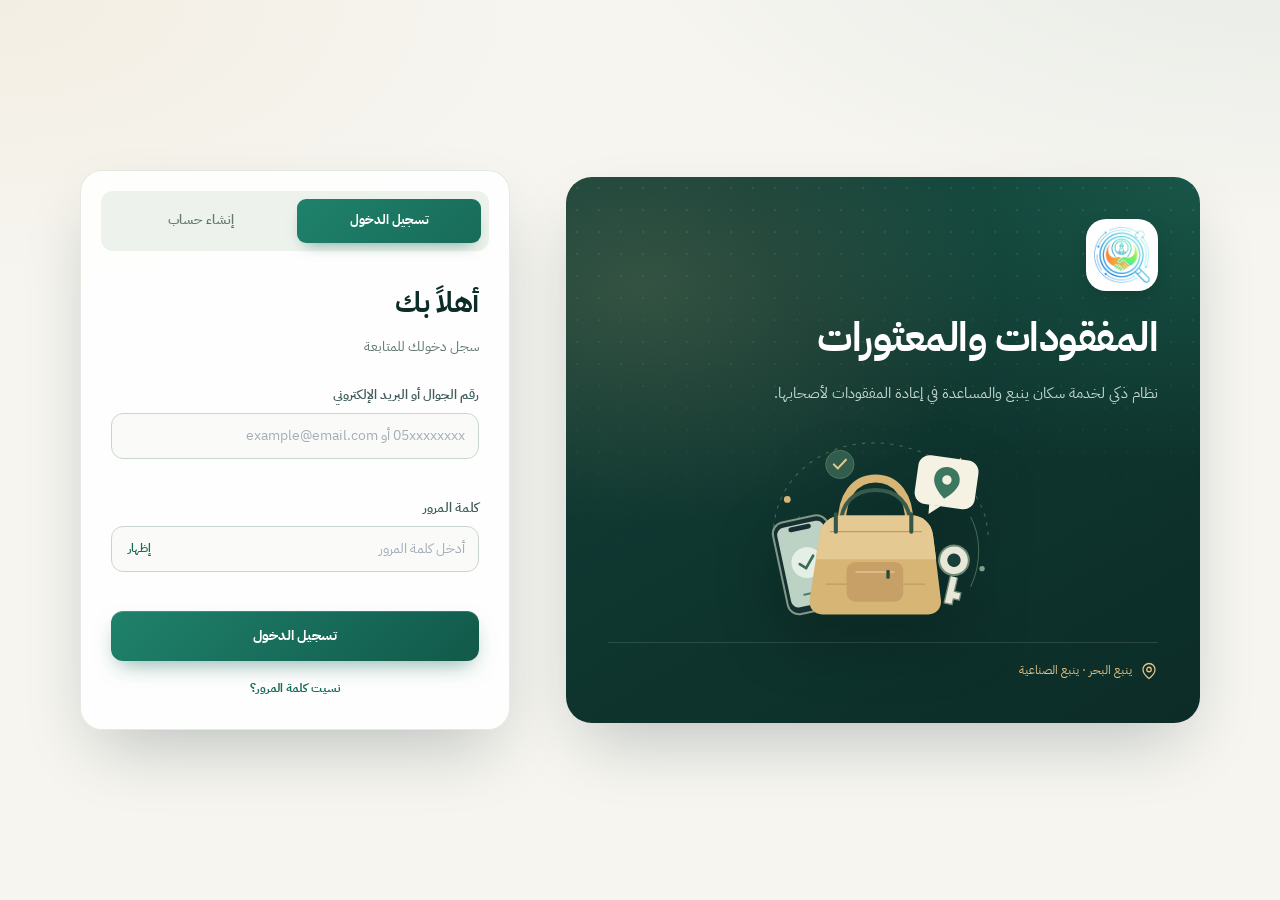
<file: index.html>
<!DOCTYPE html>
<html lang="ar" dir="rtl">

<head>
    <meta charset="UTF-8">
    <meta name="viewport" content="width=device-width, initial-scale=1.0">
    <title>نظام المفقودات والمعثورات الذكي</title>
    <link rel="icon" type="image/png" href="assets/favicon.png">
    <meta http-equiv="refresh" content="0; url=html/login.html">
    <script>
        window.location.replace("html/login.html");
    </script>
</head>

<body>
    <p>
        جاري التحويل…
        <a href="html/login.html">اضغط هنا إذا لم يتم التحويل</a>
    </p>
</body>

</html>
</file>
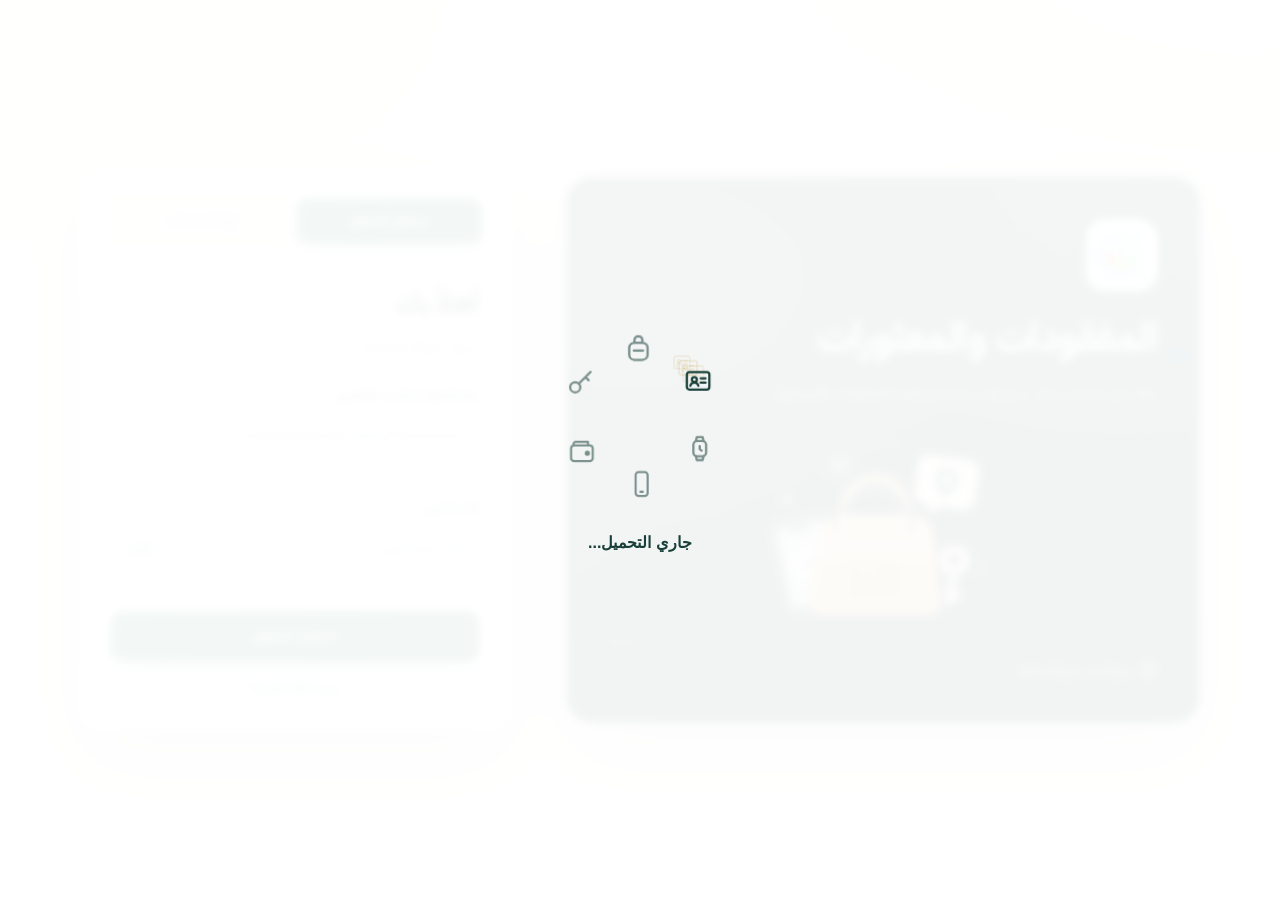
<file: html/found-report.html>
<!DOCTYPE html>
<html lang="ar" dir="rtl">

<head>
    <meta charset="UTF-8">
    <meta name="viewport" content="width=device-width, initial-scale=1.0">

    <title>تسجيل معثور | نظام المفقودات والمعثورات</title>

    <link rel="stylesheet" href="../css/loader.css?v=20261104-1">
    <meta name="theme-color" content="#183f39">
    <link rel="icon" type="image/png" href="../assets/favicon.png">
    <link rel="apple-touch-icon" href="../assets/logo-mark.png">
    <script src="../js/ui-theme.js?v=20261006-3" defer></script>
</head>

<body class="report-page found-report-page">
    <script src="../js/loader.js?v=20261104-2"></script>
    <link rel="stylesheet" href="../css/main.css?v=20261001-2">
    <link rel="stylesheet" href="../css/found-report.css?v=20261001-2">
    <link rel="stylesheet" href="../css/found-report-polish.css?v=20261001-2">
    <link rel="stylesheet" href="../css/ui-theme.css?v=20261019-1">

<header class="report-topbar">

    <div class="report-topbar-inner">

        <button
            type="button"
            class="back-button"
            id="backHomeButton"
            aria-label="العودة للرئيسية"
        >
            →
        </button>

        <div>
            <span>تسجيل بلاغ</span>
            <strong>شيء معثور عليه</strong>
        </div>

        <div class="topbar-status">
            عاثر
        </div>

    </div>

</header>


<main class="report-container">

    <!-- ==============================
         HEADER
    =============================== -->

    <section class="report-intro">

        <div class="report-icon">
            📦
        </div>

        <div>

            <span class="small-label">
                ساهم في إعادة غرض إلى صاحبه
            </span>

            <h1>
                سجّل غرضًا عثرت عليه
            </h1>

            <p>
                اختر الغرض وأضف ما تعرفه عنه. سنتولى إيصال البلاغ لمن يبحث عنه.
            </p>

        </div>

    </section>


    <!-- ==============================
         PROGRESS
    =============================== -->

    <section class="progress-card">

        <div class="progress-header">

            <span id="stepText">
                الخطوة 1 من 5
            </span>

            <span id="progressPercent">
                20%
            </span>

        </div>

        <div class="progress-track">

            <div
                class="progress-fill"
                id="progressFill"
            ></div>

        </div>

    
        <ol class="report-stage-list" aria-label="مراحل تعبئة البلاغ"><li class="report-stage current" data-report-stage="1" aria-current="step"><span>1</span>الغرض</li><li class="report-stage" data-report-stage="2"><span>2</span>التفاصيل</li><li class="report-stage" data-report-stage="3"><span>3</span>الصورة</li><li class="report-stage" data-report-stage="4"><span>4</span>الموقع</li><li class="report-stage" data-report-stage="5"><span>5</span>المراجعة</li></ol>
    </section>


    <form id="foundReportForm">


        <!-- =====================================================
             STEP 1 - CATEGORY
        ====================================================== -->

        <section
            class="form-step active"
            data-step="1"
        >

            <div class="step-heading">

                <span class="step-number">
                    1
                </span>

                <div>

                    <h2>
                        ما الغرض الذي وجدته؟
                    </h2>

                    <p>
                        ابحث عنه مباشرة أو اختر فئته من القائمة.
                    </p>

                </div>

            </div>

            <div class="category-finder">

                <label for="categorySearch">
                    ابحث باسم الغرض
                </label>

                <div class="category-search-field">

                    <svg
                        aria-hidden="true"
                        viewBox="0 0 24 24"
                        fill="none"
                    >
                        <circle cx="10.8" cy="10.8" r="6.8"></circle>
                        <path d="m16 16 4.2 4.2"></path>
                    </svg>

                    <input
                        type="search"
                        id="categorySearch"
                        placeholder="مثال: جوال أو مفتاح سيارة"
                        autocomplete="off"
                        role="combobox"
                        aria-autocomplete="list"
                        aria-controls="categorySearchResults"
                        aria-expanded="false"
                    >

                </div>

                <div class="category-search-hints" aria-label="اقتراحات بحث شائعة">
                    <span>جرّب:</span>
                    <button type="button" data-search-query="جوال">جوال</button>
                    <button type="button" data-search-query="مفتاح سيارة">مفتاح سيارة</button>
                    <button type="button" data-search-query="محفظة">محفظة</button>
                    <button type="button" data-search-query="قط">قط</button>
                </div>

                <div
                    class="category-search-results"
                    id="categorySearchResults"
                    role="listbox"
                    aria-label="اقتراحات الأغراض"
                    hidden
                ></div>

            </div>

            <div class="category-browse-divider">
                <span>أو تصفّح التصنيفات</span>
            </div>

            <div
                class="category-grid"
                id="categoryGrid"
            >

                <button
                    type="button"
                    class="category-card"
                    data-category="animal"
                    data-name="حيوان"
                    aria-pressed="false"
                >
                    <span aria-hidden="true">🐾</span>
                    <strong>حيوان</strong>
                    <small>قطط، طيور، وغيرها</small>
                </button>


                <button
                    type="button"
                    class="category-card"
                    data-category="electronics"
                    data-name="إلكترونيات"
                    aria-pressed="false"
                >
                    <span aria-hidden="true">📱</span>
                    <strong>إلكترونيات</strong>
                    <small>جوالات، سماعات، وأجهزة</small>
                </button>


                <button
                    type="button"
                    class="category-card"
                    data-category="wallets"
                    data-name="محافظ وحقائب"
                    aria-pressed="false"
                >
                    <span aria-hidden="true">👛</span>
                    <strong>محافظ وحقائب</strong>
                    <small>محافظ، حقائب، وشنط</small>
                </button>


                <button
                    type="button"
                    class="category-card"
                    data-category="keys"
                    data-name="مفاتيح"
                    aria-pressed="false"
                >
                    <span aria-hidden="true">🔑</span>
                    <strong>مفاتيح</strong>
                    <small>منزل، سيارة، أو مجموعة</small>
                </button>


                <button
                    type="button"
                    class="category-card"
                    data-category="documents"
                    data-name="أوراق ومستندات"
                    aria-pressed="false"
                >
                    <span aria-hidden="true">📄</span>
                    <strong>أوراق ومستندات</strong>
                    <small>هوية، رخصة، أو بطاقة</small>
                </button>


                <button
                    type="button"
                    class="category-card"
                    data-category="jewelry"
                    data-name="ساعات ومجوهرات"
                    aria-pressed="false"
                >
                    <span aria-hidden="true">⌚</span>
                    <strong>ساعات ومجوهرات</strong>
                    <small>ساعات، خواتم، وسلاسل</small>
                </button>


                <button
                    type="button"
                    class="category-card"
                    data-category="clothes"
                    data-name="ملابس"
                    aria-pressed="false"
                >
                    <span aria-hidden="true">👕</span>
                    <strong>ملابس</strong>
                    <small>ملابس، أحذية، وإكسسوارات</small>
                </button>


                <button
                    type="button"
                    class="category-card"
                    data-category="personal"
                    data-name="أغراض شخصية"
                    aria-pressed="false"
                >
                    <span aria-hidden="true">🎒</span>
                    <strong>أغراض شخصية</strong>
                    <small>نظارات، مظلات، وكتب</small>
                </button>


                <button
                    type="button"
                    class="category-card"
                    data-category="sports"
                    data-name="رياضة"
                    aria-pressed="false"
                >
                    <span aria-hidden="true">⚽</span>
                    <strong>رياضة</strong>
                    <small>كرات، مضارب، ومعدات</small>
                </button>


                <button
                    type="button"
                    class="category-card"
                    data-category="toys"
                    data-name="ألعاب"
                    aria-pressed="false"
                >
                    <span aria-hidden="true">🧸</span>
                    <strong>ألعاب</strong>
                    <small>ألعاب أطفال وتعليمية</small>
                </button>


                <button
                    type="button"
                    class="category-card"
                    data-category="other"
                    data-name="غير ذلك"
                    aria-pressed="false"
                >
                    <span aria-hidden="true">📦</span>
                    <strong>غير ذلك</strong>
                    <small>لم أجد تصنيفاً مناسباً</small>
                </button>

            </div>


            <div
                class="selection-status"
                id="categorySelectionStatus"
                role="status"
                aria-live="polite"
            >
                لم يتم اختيار قسم حتى الآن.
            </div>

        </section>



        <!-- =====================================================
             STEP 2 - DETAILS
        ====================================================== -->

        <section
            class="form-step"
            data-step="2"
        >

            <div class="step-heading">

                <span class="step-number">
                    2
                </span>

                <div>

                    <h2>
                        خلنا نعرف عنه أكثر
                    </h2>

                    <p>
                        الأسئلة تتغير حسب نوع الغرض.
                    </p>

                </div>

            </div>


            <div
                id="dynamicFields"
                class="dynamic-fields"
            ></div>


            <div class="form-block">

                <label>
                    اللون الأساسي
                </label>

                <p class="field-help">
                    اختر أقرب لون للغرض.
                </p>

                <div
                    class="color-grid"
                    id="primaryColors"
                ></div>

            </div>


            <div class="form-block">

                <label>
                    هل يوجد لون ثانوي؟
                </label>

                <div
                    class="color-grid secondary-colors"
                    id="secondaryColors"
                ></div>

            </div>


            <div class="form-block">

                <label for="distinctiveMarks">
                    هل فيه علامة مميزة؟
                </label>

                <textarea
                    id="distinctiveMarks"
                    rows="4"
                    placeholder="مثال: كسر بسيط، خدش، ملصق، كتابة، طوق بلون معين..."
                ></textarea>

                <p class="privacy-note">
                    🔒 يمكن استخدام العلامة المميزة للتحقق من صاحب الغرض.
                </p>

            </div>

        </section>



        <!-- =====================================================
             STEP 3 - DESCRIPTION / PHOTO
        ====================================================== -->

        <section
            class="form-step"
            data-step="3"
        >

            <div class="step-heading">

                <span class="step-number">
                    3
                </span>

                <div>

                    <h2>
                        الوصف والصورة
                    </h2>

                    <p>
                        كل معلومة إضافية ترفع دقة المطابقة.
                    </p>

                </div>

            </div>


            <div class="form-block">

                <label for="itemDescription">
                    أفضل وصف للغرض
                </label>

                <textarea
                    id="itemDescription"
                    rows="6"
                    placeholder="اكتب وصف واضح للغرض..."
                ></textarea>

                <div
                    class="description-example"
                    id="descriptionExample"
                >
                    مثال: جوال أسود بكفر شفاف ويوجد خدش بسيط في الزاوية.
                </div>

            </div>


            <div class="form-block">

                <label>
                    صورة الغرض
                </label>

                <p class="field-help">
                    الصورة غير إجبارية، لكنها تساعد كثير في المطابقة.
                </p>


                <div class="photo-options">


                    <button
                        type="button"
                        class="photo-option"
                        data-photo="camera"
                    >
                        <span>📷</span>

                        <div>
                            <strong>تصوير الآن</strong>
                            <small>استخدام الكاميرا</small>
                        </div>
                    </button>


                    <button
                        type="button"
                        class="photo-option"
                        data-photo="gallery"
                    >
                        <span>🖼️</span>

                        <div>
                            <strong>رفع من المعرض</strong>
                            <small>اختيار صورة موجودة</small>
                        </div>
                    </button>


                    <button
                        type="button"
                        class="photo-option"
                        data-photo="cannot"
                    >
                        <span>🚫</span>

                        <div>
                            <strong>لا يمكنني التصوير</strong>
                            <small>المتابعة بدون صورة</small>
                        </div>
                    </button>


                    <button
                        type="button"
                        class="photo-option"
                        data-photo="later"
                    >
                        <span>⏱️</span>

                        <div>
                            <strong>لا أرغب حالياً</strong>
                            <small>يمكن إضافتها لاحقاً</small>
                        </div>
                    </button>


                </div>


                <input
                    type="file"
                    id="cameraInput"
                    accept="image/*"
                    capture="environment"
                    hidden
                >

                <input
                    type="file"
                    id="galleryInput"
                    accept="image/*"
                    hidden
                >


                <div
                    class="image-preview-wrapper"
                    id="imagePreviewWrapper"
                >

                    <img
                        id="imagePreview"
                        alt="معاينة الصورة"
                    >

                    <button
                        type="button"
                        id="removeImageButton"
                    >
                        إزالة الصورة
                    </button>

                </div>

            </div>

        </section>



        <!-- =====================================================
             STEP 4 - LOCATION
        ====================================================== -->

        <section
            class="form-step"
            data-step="4"
        >

            <div class="step-heading">

                <span class="step-number">
                    4
                </span>

                <div>

                    <h2>
                        وين لقيت الغرض؟
                    </h2>

                    <p>
                        الموقع يساعد النظام بشكل كبير في المطابقة.
                    </p>

                </div>

            </div>


            <div class="location-choice-grid">


                <button
                    type="button"
                    class="location-choice"
                    id="currentLocationChoice"
                >

                    <span>
                        📍
                    </span>

                    <div>
                        <strong>
                            أنا في مكان العثور الآن
                        </strong>

                        <small>
                            تحديد الموقع الحالي
                        </small>
                    </div>

                </button>


                <button
                    type="button"
                    class="location-choice"
                    id="manualLocationChoice"
                >

                    <span>
                        🗺️
                    </span>

                    <div>
                        <strong>
                            أنا لست في مكان العثور
                        </strong>

                        <small>
                            تحديد المنطقة والحي يدوياً
                        </small>
                    </div>

                </button>

            </div>


            <!-- GPS -->

            <div
                class="location-box"
                id="gpsLocationBox"
            >

                <button
                    type="button"
                    class="gps-button"
                    id="getLocationButton"
                >
                    📍 تحديد موقعي الحالي
                </button>


                <div
                    class="gps-status"
                    id="gpsStatus"
                >
                    لم يتم تحديد الموقع.
                </div>


                <div
                    class="coordinates-card"
                    id="coordinatesCard"
                >

                    <div>

                        <span>
                            Latitude
                        </span>

                        <strong id="latitudeText">
                            -
                        </strong>

                    </div>


                    <div>

                        <span>
                            Longitude
                        </span>

                        <strong id="longitudeText">
                            -
                        </strong>

                    </div>


                    <div>

                        <span>
                            دقة الموقع
                        </span>

                        <strong id="accuracyText">
                            -
                        </strong>

                    </div>

                </div>

            </div>


            <!-- MANUAL -->

            <div
                class="location-box"
                id="manualLocationBox"
            >

                <div class="form-block">

                    <label for="yanbuRegion">
                        المنطقة
                    </label>

                    <select id="yanbuRegion">

                        <option value="">
                            اختر المنطقة
                        </option>

                        <option value="yanbu-al-bahr">
                            ينبع البحر
                        </option>

                        <option value="yanbu-industrial">
                            ينبع الصناعية
                        </option>

                    </select>

                </div>


                <div class="form-block">

                    <label for="neighborhoodInput">
                        اسم الحي
                    </label>

                    <input
                        id="neighborhoodInput"
                        type="text"
                        placeholder="اكتب اسم الحي"
                    >

                </div>

            </div>


            <div class="form-block">

                <label for="locationDescription">
                    وصف المكان
                </label>

                <input
                    id="locationDescription"
                    type="text"
                    placeholder="مثال: عند مدخل السوق، بجانب الحديقة..."
                >

            </div>


            <div class="form-block">

                <label for="foundDate">
                    تاريخ العثور
                </label>

                <input
                    type="date"
                    id="foundDate"
                >

            </div>


            <div class="form-block">

                <label for="foundTime">
                    الوقت التقريبي
                </label>

                <input
                    type="time"
                    id="foundTime"
                >

            </div>


            <div class="location-security">
                🔒 الموقع الدقيق يظهر للإدارة فقط ولن يتم نشر الإحداثيات للعامة.
            </div>

        </section>



        <!-- =====================================================
             STEP 5 - REVIEW
        ====================================================== -->

        <section
            class="form-step"
            data-step="5"
        >

            <div class="step-heading">

                <span class="step-number">
                    5
                </span>

                <div>

                    <h2>
                        تأكد من البلاغ
                    </h2>

                    <p>
                        راجع المعلومات قبل الإرسال للإدارة.
                    </p>

                </div>

            </div>


            <div
                id="reportSummary"
                class="report-summary"
            ></div>


            <div class="admin-info-box">

                <span>
                    🛡️
                </span>

                <div>

                    <strong>
                        ماذا يحدث بعد الإرسال؟
                    </strong>

                    <p>
                        يدخل البلاغ مباشرة إلى لوحة الإدارة،
                        ويقوم النظام بمقارنته تلقائياً مع بلاغات
                        المفقودات وعرض أقوى التطابقات للإدارة.
                    </p>

                </div>

            </div>


            <button
                type="submit"
                class="submit-report-button"
            >
                إرسال البلاغ للإدارة
            </button>

        </section>



        <!-- ============================
             NAVIGATION
        ============================= -->

        <div class="step-navigation">

            <button
                type="button"
                class="secondary-button"
                id="previousButton"
            >
                السابق
            </button>


            <button
                type="button"
                class="next-button"
                id="nextButton"
            >
                التالي
            </button>

        </div>


    </form>


    <aside class="report-guide" aria-labelledby="reportGuideTitle">
        <div class="guide-kicker"><span aria-hidden="true">⌖</span>كل تفصيلة تفرق</div>
        <h2 id="reportGuideTitle">بلاغ أوضح،<br>فرصة أقرب للوصول.</h2>
        <p>ما تحتاج تعرف كل شيء. ابدأ بالمعلومات المتاحة عندك وأضف التفاصيل التي تميّز الغرض.</p>
        <ol>
            <li><div><strong>اختر التصنيف المناسب</strong><p>ابحث باسم الغرض أو اختره من البطاقات.</p></div></li>
            <li><div><strong>اذكر ما يميّزه</strong><p>اللون، الماركة، أو علامة خاصة تساعد في المطابقة.</p></div></li>
            <li><div><strong>حدّد المكان والتاريخ</strong><p>المكان الأقرب والوقت التقريبي يساعدان في البحث.</p></div></li>
        </ol>
        <div class="guide-note"><span aria-hidden="true">🔒</span><span>العلامات المميزة متاحة للإدارة للمساعدة في التحقق من الملكية.</span></div>
    </aside>
</main>


<div
    class="toast"
    id="toast"
></div>


<script src="../js/session.js?v=20261104-1"></script>
<script src="../js/found-report.js?v=20261104-1"></script>

</body>

</html>
</file>
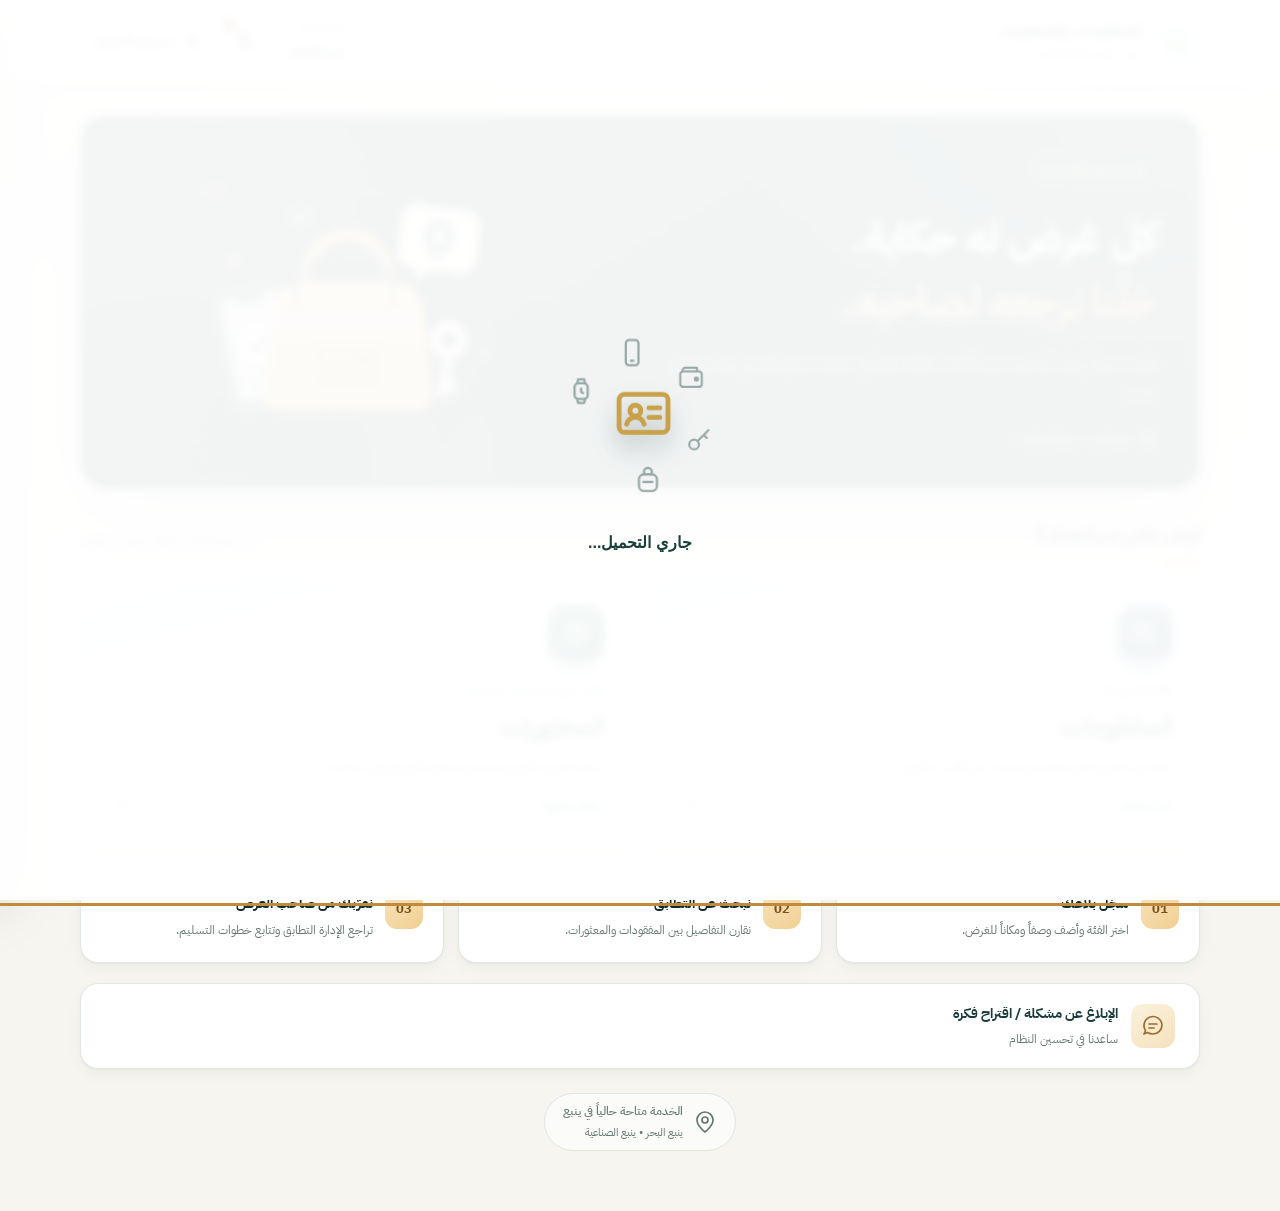
<file: html/home.html>
<!DOCTYPE html>
<html lang="ar" dir="rtl">

<head>

    <meta charset="UTF-8">

    <meta
        name="viewport"
        content="width=device-width, initial-scale=1.0"
    >

    <meta
        http-equiv="Cache-Control"
        content="no-cache, no-store, must-revalidate"
    >
    <meta
        http-equiv="Pragma"
        content="no-cache"
    >
    <meta
        http-equiv="Expires"
        content="0"
    >

    <title>الرئيسية | المفقودات والمعثورات</title>

    <link rel="stylesheet" href="../css/loader.css?v=20261104-1">
    <meta name="theme-color" content="#183f39">
    <link rel="icon" type="image/png" href="../assets/favicon.png">
    <link rel="apple-touch-icon" href="../assets/logo-mark.png">
    <script src="../js/ui-theme.js?v=20261006-3" defer></script>
</head>


<body class="home-page">
    <script src="../js/loader.js?v=20261104-2"></script>
    <link rel="stylesheet" href="../css/main.css?v=20261001-2">
    <link rel="stylesheet" href="../css/home.css?v=20261001-4">
    <link rel="stylesheet" href="../css/ui-theme.css?v=20261019-1">
    <link rel="stylesheet" href="../css/notifications.css?v=20261104-1">

    <header class="topbar">

        <div class="topbar-content">

            <a class="site-brand" href="home.html?v=20261006-3"><span class="brand-icon has-logo" aria-hidden="true"><img class="brand-logo" src="../assets/logo-mark.png" alt=""></span><span><strong>المفقودات والمعثورات</strong><small>ينبع · نوصّل الأمانة لأهلها</small></span></a>
            <div class="topbar-user">

                <span class="welcome-label">
                    أهلاً بعودتك
                </span>

                <h2 id="userWelcomeName">
                    مستخدم
                </h2>

            </div>


            <div class="topbar-actions">

                <button
                    class="notification-button"
                    id="notificationButton"
                    type="button"
                    aria-label="عرض التنبيهات"
                    aria-controls="notificationPanel"
                    aria-expanded="false"
                >

                    🔔

                    <span
                        class="notification-count"
                        id="notificationCount"
                        aria-hidden="true"
                    >
                        0
                    </span>

                </button>

                <button
                    class="logout-button"
                    id="logoutButton"
                    type="button"
                >
                    <svg
                        aria-hidden="true"
                        viewBox="0 0 24 24"
                        fill="none"
                    >
                        <path d="M10 17l5-5-5-5"></path>
                        <path d="M15 12H3"></path>
                        <path d="M12 3h5a2 2 0 0 1 2 2v14a2 2 0 0 1-2 2h-5"></path>
                    </svg>
                    <span>تسجيل الخروج</span>
                </button>

            </div>

        </div>

    </header>


    <main class="home-container">

        <section class="home-intro">
            <div class="hero-copy">
                <span class="intro-eyebrow">من ينبع، لأهل ينبع</span>
                <h1>كل غرض له حكاية.<br><em>خلّنا نرجعه لصاحبه.</em></h1>
                <p>فقدت شيئاً يهمّك أو لقيت غرضاً لأحد؟ بلاغك هو أول خطوة تجمع الغرض بصاحبه من جديد.</p>
                <div class="hero-caption"><span aria-hidden="true">📍</span>ينبع البحر · ينبع الصناعية</div>
            </div>
            <img class="hero-art" src="../assets/reunion.svg" alt="حقيبة وجوال ومفتاح مع علامة موقع، أغراض في طريقها لأصحابها" width="460" height="330">
        </section>
        <div class="home-section-heading"><h2>كيف نقدر نساعدك؟</h2><p>اختر نوع البلاغ، والباقي خطوة بخطوة.</p></div>


        <section class="main-actions">


            <!-- مفقود -->

            <a
                href="lost-report.html?v=20261006-3"
                class="action-card lost-card"
                id="lostButton"
            >

                <div class="action-card-icon" aria-hidden="true">
                    🔍
                </div>

                <div class="action-card-content">

                    <span class="action-question">
                        فاقد لك شيء؟
                    </span>

                    <h2>
                        المفقودات
                    </h2>

                    <p>
                        بلغنا عن الشيء الذي فقدته وسنبحث عن أقرب تطابق.
                    </p>

                    <span class="action-link-label">
                        ابدأ بلاغك
                    </span>

                </div>

                <span class="action-arrow" aria-hidden="true">
                    ←
                </span>

            </a>


            <!-- معثور -->

            <a
                href="found-report.html?v=20261006-3"
                class="action-card found-card"
                id="foundButton"
            >

                <div class="action-card-icon" aria-hidden="true">
                    📦
                </div>

                <div class="action-card-content">

                    <span class="action-question">
                        لقيت شيء وما عرفت صاحبه؟
                    </span>

                    <h2>
                        المعثورات
                    </h2>

                    <p>
                        سجل الشيء الذي وجدته وسنحاول الوصول إلى صاحبه.
                    </p>

                    <span class="action-link-label">
                        سجّل معثوراً
                    </span>

                </div>

                <span class="action-arrow" aria-hidden="true">
                    ←
                </span>

            </a>

        </section>


        <section class="how-it-works" aria-label="كيف تعمل المنصة">
            <div class="how-step"><span>01</span><div><strong>سجّل بلاغك</strong><p>اختر الفئة وأضف وصفاً ومكاناً للغرض.</p></div></div>
            <div class="how-step"><span>02</span><div><strong>نبحث عن التطابق</strong><p>نقارن التفاصيل بين المفقودات والمعثورات.</p></div></div>
            <div class="how-step"><span>03</span><div><strong>نقرّبك من صاحب الغرض</strong><p>تراجع الإدارة التطابق وتتابع خطوات التسليم.</p></div></div>
        </section>
        <section class="secondary-actions">

            <button
                type="button"
                class="support-button"
                id="supportButton"
                aria-haspopup="dialog"
            >

                <span aria-hidden="true">
                    💬
                </span>

                <div>

                    <strong>
                        الإبلاغ عن مشكلة / اقتراح فكرة
                    </strong>

                    <small>
                        ساعدنا في تحسين النظام
                    </small>

                </div>

            </button>

        </section>


        <section class="yanbu-badge">

            <span>
                📍
            </span>

            <div>

                <strong>
                    الخدمة متاحة حالياً في ينبع
                </strong>

                <small>
                    ينبع البحر • ينبع الصناعية
                </small>

            </div>

        </section>

    </main>


    <!-- نافذة المشكلة / الاقتراح -->

    <div
        class="modal-overlay"
        id="supportModal"
    >

        <div
            class="modal"
            role="dialog"
            aria-modal="true"
            aria-labelledby="supportModalTitle"
        >

            <div class="modal-header">

                <div>

                    <h2 id="supportModalTitle">
                        تواصل معنا
                    </h2>

                    <p>
                        مشكلة أو اقتراح؟ اكتب لنا.
                    </p>

                </div>

                <button
                    type="button"
                    class="modal-close"
                    id="closeSupportModal"
                    aria-label="إغلاق نافذة التواصل"
                >
                    ×
                </button>

            </div>


            <form id="supportForm">

                <div class="input-group">

                    <label for="supportType">
                        نوع الرسالة
                    </label>

                    <select id="supportType">

                        <option value="suggestion">
                            اقتراح فكرة
                        </option>

                        <option value="bug">
                            مشكلة تقنية
                        </option>

                        <option value="complaint">
                            شكوى
                        </option>

                        <option value="other">
                            أخرى
                        </option>

                    </select>

                </div>


                <div class="input-group">

                    <label for="supportSubject">
                        العنوان
                    </label>

                    <input
                        id="supportSubject"
                        type="text"
                        placeholder="عنوان مختصر"
                        required
                    >

                </div>


                <div class="input-group">

                    <label for="supportMessage">
                        التفاصيل
                    </label>

                    <textarea
                        id="supportMessage"
                        rows="5"
                        placeholder="اكتب التفاصيل هنا..."
                        required
                    ></textarea>

                </div>


                <button
                    class="primary-button"
                    type="submit"
                >
                    إرسال
                </button>

            </form>

        </div>

    </div>


    <!-- التنبيهات -->

    <div
        class="notification-panel"
        id="notificationPanel"
        role="dialog"
        aria-labelledby="notificationPanelTitle"
        aria-hidden="true"
        inert
    >

        <div class="notification-panel-header">

            <strong id="notificationPanelTitle">
                التنبيهات
            </strong>

            <button
                id="closeNotifications"
                type="button"
                aria-label="إغلاق التنبيهات"
            >
                ×
            </button>

        </div>

        <div class="notification-toolbar">
            <span id="notificationSummary" aria-live="polite">جاري تحميل التنبيهات...</span>
            <button type="button" id="markAllNotifications" hidden>تحديد الكل كمقروء</button>
        </div>

        <div class="notification-content">
            <div class="notification-error" id="notificationError" role="alert" hidden>
                <span id="notificationErrorMessage"></span>
                <button type="button" id="retryNotifications">إعادة المحاولة</button>
            </div>

            <p class="notification-loading" id="notificationLoading">جاري تحميل التنبيهات...</p>

            <div class="empty-notifications" id="emptyNotifications" hidden>

                🔔

                <strong>
                    لا توجد تنبيهات حالياً
                </strong>

                <span>
                    سنخبرك هنا عند وجود تحديث على بلاغك.
                </span>

            </div>

            <ul class="notification-list" id="notificationList" aria-label="قائمة التنبيهات"></ul>

            <div class="notification-pagination">
                <button type="button" id="newerNotifications" hidden>العودة للأحدث</button>
                <button type="button" id="olderNotifications" hidden>عرض الأقدم</button>
            </div>
        </div>

    </div>


    <script src="../js/session.js?v=20261104-1"></script>
    <script src="../js/home.js?v=20261104-2"></script>
    <script src="../js/notifications.js?v=20261104-1"></script>
</body>
</html>
</file>
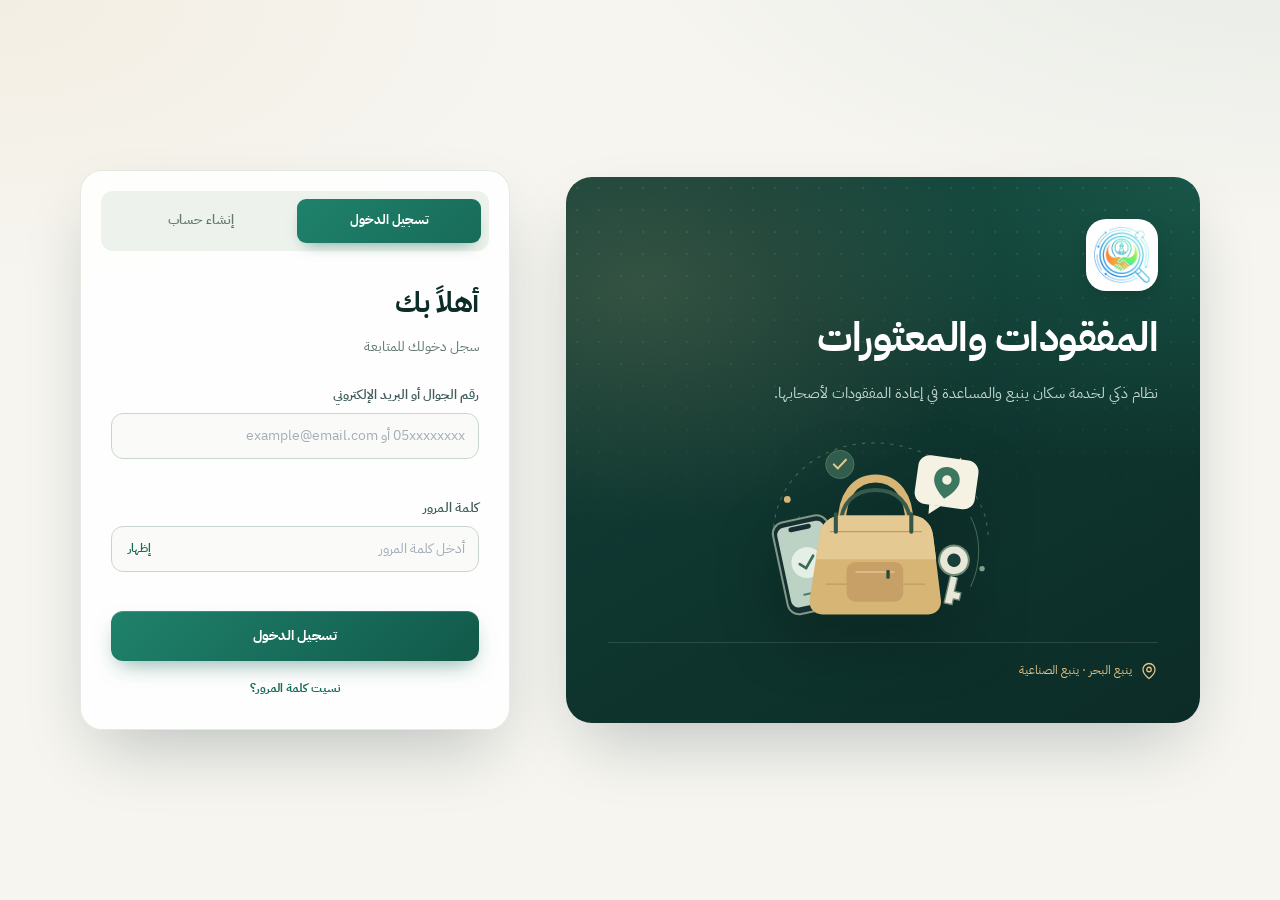
<file: html/login.html>
<!DOCTYPE html>
<html lang="ar" dir="rtl">

<head>
    <meta charset="UTF-8">
    <meta name="viewport" content="width=device-width, initial-scale=1.0">

    <title>نظام المفقودات والمعثورات الذكي</title>

    <link rel="stylesheet" href="../css/loader.css?v=20261104-1">
    <meta name="theme-color" content="#183f39">
    <link rel="icon" type="image/png" href="../assets/favicon.png">
    <link rel="apple-touch-icon" href="../assets/logo-mark.png">
    <script src="../js/ui-theme.js?v=20261006-3" defer></script>
</head>

<body class="auth-page">
    <script src="../js/loader.js?v=20261104-2"></script>
    <link rel="stylesheet" href="../css/main.css?v=20261001-2">
    <link rel="stylesheet" href="../css/ui-theme.css?v=20261019-1">

    <main class="auth-wrapper">

        <section class="auth-brand">

            <div class="brand-icon has-logo">
                <img class="brand-logo" src="../assets/logo-mark.png" alt="شعار المفقودات والمعثورات">
            </div>

            <h1>
                المفقودات والمعثورات
            </h1>

            <p>
                نظام ذكي لخدمة سكان ينبع والمساعدة في إعادة المفقودات لأصحابها.
            </p>
            <img class="hero-art" src="../assets/reunion.svg" alt="حقيبة وجوال ومفتاح، أغراض نساعد في إعادتها لأصحابها" width="460" height="330">
            <div class="auth-location"><span aria-hidden="true">📍</span>ينبع البحر · ينبع الصناعية</div>

        </section>


        <section class="auth-card">

            <div class="auth-tabs">

                <button
                    type="button"
                    class="auth-tab active"
                    data-target="loginForm"
                >
                    تسجيل الدخول
                </button>

                <button
                    type="button"
                    class="auth-tab"
                    data-target="registerForm"
                >
                    إنشاء حساب
                </button>

            </div>


            <!-- تسجيل الدخول -->

            <form id="loginForm" class="auth-form active">

                <div class="form-header">

                    <h2>
                        أهلاً بك
                    </h2>

                    <p>
                        سجل دخولك للمتابعة
                    </p>

                </div>


                <div class="input-group">

                    <label for="loginIdentifier">
                        رقم الجوال أو البريد الإلكتروني
                    </label>

                    <input
                        id="loginIdentifier"
                        type="text"
                        placeholder="05xxxxxxxx أو example@email.com"
                        autocomplete="username"
                        required
                    >

                    <small class="field-error"></small>

                </div>


                <div class="input-group">

                    <label for="loginPassword">
                        كلمة المرور
                    </label>

                    <div class="password-field">

                        <input
                            id="loginPassword"
                            type="password"
                            placeholder="أدخل كلمة المرور"
                            autocomplete="current-password"
                            required
                        >

                        <button
                            type="button"
                            class="password-toggle"
                            data-input="loginPassword"
                        >
                            إظهار
                        </button>

                    </div>

                    <small class="field-error"></small>

                </div>


                <button
                    type="submit"
                    class="primary-button"
                >
                    تسجيل الدخول
                </button>


                <button
                    type="button"
                    class="text-button"
                    id="forgotPasswordButton"
                >
                    نسيت كلمة المرور؟
                </button>

            </form>


            <!-- إنشاء حساب -->

            <form id="registerForm" class="auth-form">

                <div class="form-header">

                    <h2>
                        إنشاء حساب جديد
                    </h2>

                    <p>
                        لنبدأ بمعلومات بسيطة
                    </p>

                </div>


                <div class="input-group">

                    <label for="registerName">
                        الاسم
                    </label>

                    <input
                        id="registerName"
                        type="text"
                        placeholder="اكتب اسمك"
                        maxlength="150"
                        required
                    >

                    <small class="field-error"></small>

                </div>


                <div class="input-group">

                    <label for="registerIdentifier">
                        رقم الجوال أو البريد الإلكتروني
                    </label>

                    <input
                        id="registerIdentifier"
                        type="text"
                        placeholder="05xxxxxxxx أو example@email.com"
                        required
                    >

                    <small class="field-error"></small>

                </div>


                <div class="input-group">

                    <label for="registerPassword">
                        كلمة المرور
                    </label>

                    <div class="password-field">

                        <input
                            id="registerPassword"
                            type="password"
                            placeholder="6 أحرف على الأقل"
                            minlength="6"
                            autocomplete="new-password"
                            required
                        >

                        <button
                            type="button"
                            class="password-toggle"
                            data-input="registerPassword"
                        >
                            إظهار
                        </button>

                    </div>

                    <small class="field-error"></small>

                </div>


                <button
                    type="submit"
                    class="primary-button"
                >
                    إنشاء الحساب
                </button>

            </form>


            <div
                id="authMessage"
                class="message-box"
            ></div>

        </section>

    </main>


    <script src="../js/auth.js?v=20261104-2"></script>

</body>
</html>
</file>
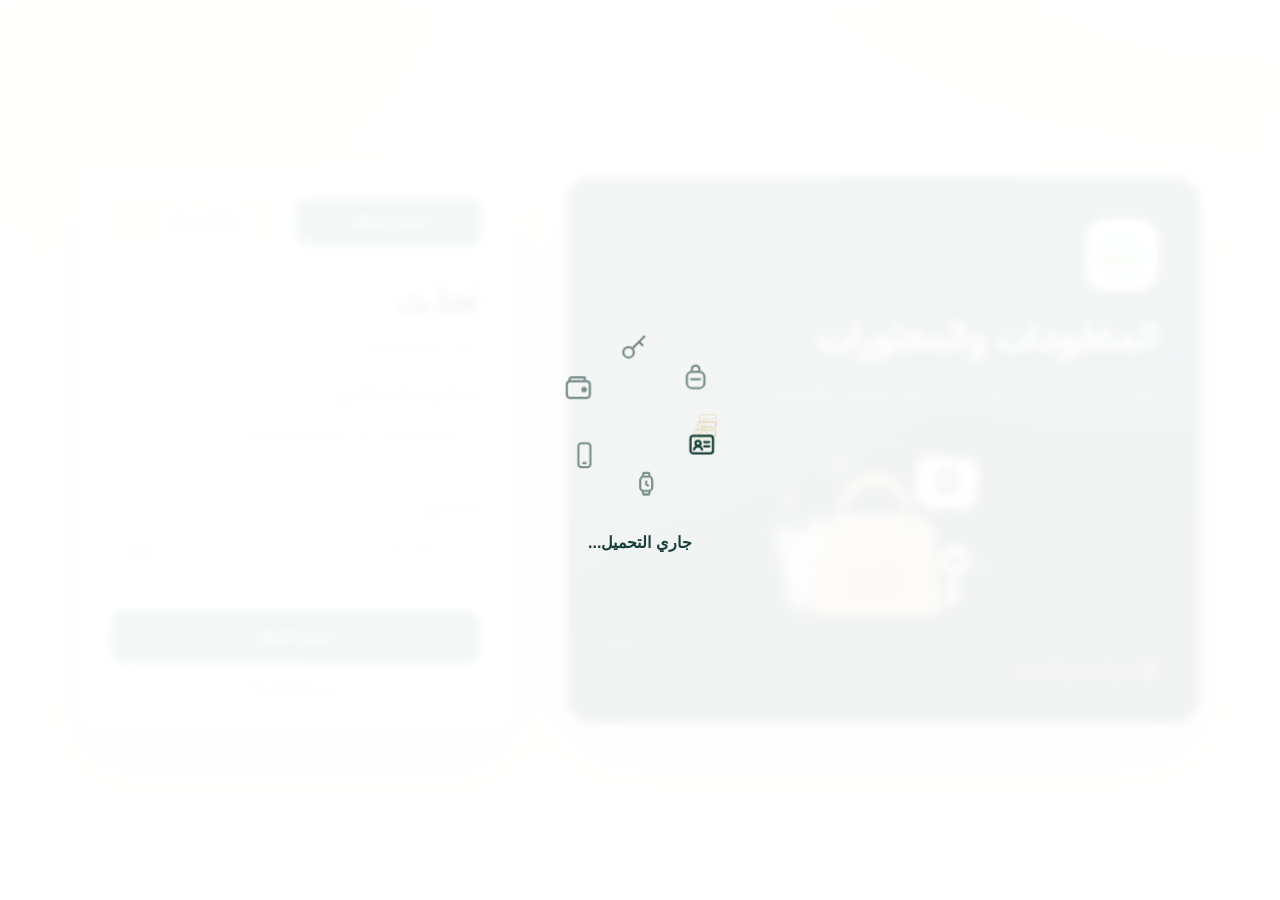
<file: html/lost-report.html>
<!DOCTYPE html>
<html lang="ar" dir="rtl">

<head>
    <meta charset="UTF-8">

    <meta
        name="viewport"
        content="width=device-width, initial-scale=1.0"
    >

    <title>تسجيل مفقود | نظام المفقودات والمعثورات</title>

    <link rel="stylesheet" href="../css/loader.css?v=20261104-1">
    <meta name="theme-color" content="#183f39">
    <link rel="icon" type="image/png" href="../assets/favicon.png">
    <link rel="apple-touch-icon" href="../assets/logo-mark.png">
    <script src="../js/ui-theme.js?v=20261006-3" defer></script>
</head>


<body class="report-page lost-report-page">
    <script src="../js/loader.js?v=20261104-2"></script>
    <link rel="stylesheet" href="../css/main.css?v=20261001-2">
    <link rel="stylesheet" href="../css/found-report.css?v=20261001-2">
    <link rel="stylesheet" href="../css/lost-report.css?v=20261001-2">
    <link rel="stylesheet" href="../css/lost-report-polish.css?v=20261001-2">
    <link rel="stylesheet" href="../css/ui-theme.css?v=20261019-1">


<header class="report-topbar">

    <div class="report-topbar-inner">

        <button
            type="button"
            class="back-button"
            id="backHomeButton"
            aria-label="العودة للرئيسية"
        >
            →
        </button>

        <div>
            <span>تسجيل بلاغ</span>
            <strong>غرض مفقود</strong>
        </div>

        <div class="topbar-status lost-status">
            فاقد
        </div>

    </div>

</header>


<main class="report-container">


    <!-- ==============================
         INTRO
    =============================== -->

    <section class="report-intro">

        <div class="report-icon lost-report-icon">
            🔍
        </div>

        <div>

            <span class="small-label">
                نساعدك في العثور على غرضك
            </span>

            <h1>
                سجّل غرضًا فقدته
            </h1>

            <p>
                ابدأ باختيار الغرض، ثم أضف التفاصيل التي تساعدنا في العثور عليه.
            </p>

        </div>

    </section>


    <!-- ==============================
         PROGRESS
    =============================== -->

    <section class="progress-card">

        <div class="progress-header">

            <span id="stepText">
                الخطوة 1 من 5
            </span>

            <span id="progressPercent">
                20%
            </span>

        </div>


        <div class="progress-track">

            <div
                class="progress-fill lost-progress"
                id="progressFill"
            ></div>

        </div>

    
        <ol class="report-stage-list" aria-label="مراحل تعبئة البلاغ"><li class="report-stage current" data-report-stage="1" aria-current="step"><span>1</span>الغرض</li><li class="report-stage" data-report-stage="2"><span>2</span>التفاصيل</li><li class="report-stage" data-report-stage="3"><span>3</span>الصورة</li><li class="report-stage" data-report-stage="4"><span>4</span>الموقع</li><li class="report-stage" data-report-stage="5"><span>5</span>المراجعة</li></ol>
    </section>


    <form id="lostReportForm">


        <!-- =====================================================
             STEP 1
        ====================================================== -->

        <section
            class="form-step active"
            data-step="1"
        >

            <div class="step-heading">

                <span class="step-number lost-step-number">
                    1
                </span>

                <div>

                    <h2>
                        ما الغرض الذي فقدته؟
                    </h2>

                    <p>
                        ابحث عنه مباشرة أو اختر فئته من القائمة.
                    </p>

                </div>

            </div>

            <div class="category-finder">

                <label for="categorySearch">
                    ابحث باسم الغرض
                </label>

                <div class="category-search-field">

                    <svg
                        aria-hidden="true"
                        viewBox="0 0 24 24"
                        fill="none"
                    >
                        <circle cx="10.8" cy="10.8" r="6.8"></circle>
                        <path d="m16 16 4.2 4.2"></path>
                    </svg>

                    <input
                        type="search"
                        id="categorySearch"
                        placeholder="مثال: جوال أو مفتاح سيارة"
                        autocomplete="off"
                        role="combobox"
                        aria-autocomplete="list"
                        aria-controls="categorySearchResults"
                        aria-expanded="false"
                    >

                </div>

                <div class="category-search-hints" aria-label="اقتراحات بحث شائعة">
                    <span>جرّب:</span>
                    <button type="button" data-search-query="جوال">جوال</button>
                    <button type="button" data-search-query="مفتاح سيارة">مفتاح سيارة</button>
                    <button type="button" data-search-query="محفظة">محفظة</button>
                    <button type="button" data-search-query="قط">قط</button>
                </div>

                <div
                    class="category-search-results"
                    id="categorySearchResults"
                    role="listbox"
                    aria-label="اقتراحات الأغراض"
                    hidden
                ></div>

            </div>

            <div class="category-browse-divider">
                <span>أو تصفّح التصنيفات</span>
            </div>

            <div
                class="category-grid"
                id="categoryGrid"
            >


                <button
                    type="button"
                    class="category-card"
                    data-category="animal"
                    data-name="حيوان"
                    aria-pressed="false"
                >
                    <span aria-hidden="true">🐾</span>
                    <strong>حيوان</strong>
                    <small>قطط، طيور، وغيرها</small>
                </button>


                <button
                    type="button"
                    class="category-card"
                    data-category="electronics"
                    data-name="إلكترونيات"
                    aria-pressed="false"
                >
                    <span aria-hidden="true">📱</span>
                    <strong>إلكترونيات</strong>
                    <small>جوالات، سماعات، وأجهزة</small>
                </button>


                <button
                    type="button"
                    class="category-card"
                    data-category="wallets"
                    data-name="محافظ وحقائب"
                    aria-pressed="false"
                >
                    <span aria-hidden="true">👛</span>
                    <strong>محافظ وحقائب</strong>
                    <small>محافظ، حقائب، وشنط</small>
                </button>


                <button
                    type="button"
                    class="category-card"
                    data-category="keys"
                    data-name="مفاتيح"
                    aria-pressed="false"
                >
                    <span aria-hidden="true">🔑</span>
                    <strong>مفاتيح</strong>
                    <small>منزل، سيارة، أو مجموعة</small>
                </button>


                <button
                    type="button"
                    class="category-card"
                    data-category="documents"
                    data-name="أوراق ومستندات"
                    aria-pressed="false"
                >
                    <span aria-hidden="true">📄</span>
                    <strong>أوراق ومستندات</strong>
                    <small>هوية، رخصة، أو بطاقة</small>
                </button>


                <button
                    type="button"
                    class="category-card"
                    data-category="jewelry"
                    data-name="ساعات ومجوهرات"
                    aria-pressed="false"
                >
                    <span aria-hidden="true">⌚</span>
                    <strong>ساعات ومجوهرات</strong>
                    <small>ساعات، خواتم، وسلاسل</small>
                </button>


                <button
                    type="button"
                    class="category-card"
                    data-category="clothes"
                    data-name="ملابس"
                    aria-pressed="false"
                >
                    <span aria-hidden="true">👕</span>
                    <strong>ملابس</strong>
                    <small>ملابس، أحذية، وإكسسوارات</small>
                </button>


                <button
                    type="button"
                    class="category-card"
                    data-category="personal"
                    data-name="أغراض شخصية"
                    aria-pressed="false"
                >
                    <span aria-hidden="true">🎒</span>
                    <strong>أغراض شخصية</strong>
                    <small>نظارات، مظلات، وكتب</small>
                </button>


                <button
                    type="button"
                    class="category-card"
                    data-category="sports"
                    data-name="رياضة"
                    aria-pressed="false"
                >
                    <span aria-hidden="true">⚽</span>
                    <strong>رياضة</strong>
                    <small>كرات، مضارب، ومعدات</small>
                </button>


                <button
                    type="button"
                    class="category-card"
                    data-category="toys"
                    data-name="ألعاب"
                    aria-pressed="false"
                >
                    <span aria-hidden="true">🧸</span>
                    <strong>ألعاب</strong>
                    <small>ألعاب أطفال وتعليمية</small>
                </button>


                <button
                    type="button"
                    class="category-card"
                    data-category="other"
                    data-name="غير ذلك"
                    aria-pressed="false"
                >
                    <span aria-hidden="true">📦</span>
                    <strong>غير ذلك</strong>
                    <small>لم أجد تصنيفاً مناسباً</small>
                </button>

            </div>


            <div
                class="selection-status"
                id="categorySelectionStatus"
                role="status"
                aria-live="polite"
            >
                لم يتم اختيار قسم.
            </div>

        </section>



        <!-- =====================================================
             STEP 2
        ====================================================== -->

        <section
            class="form-step"
            data-step="2"
        >

            <div class="step-heading">

                <span class="step-number lost-step-number">
                    2
                </span>

                <div>

                    <h2>
                        معلومات الغرض
                    </h2>

                    <p>
                        بما أنه غرضك، حاول تعطينا أكبر قدر من التفاصيل.
                    </p>

                </div>

            </div>


            <div
                id="dynamicFields"
                class="dynamic-fields"
            ></div>


            <div class="form-block">

                <label>
                    اللون الأساسي
                </label>

                <div
                    class="color-grid"
                    id="primaryColors"
                ></div>

            </div>


            <div class="form-block">

                <label>
                    اللون الثانوي
                </label>

                <div
                    class="color-grid"
                    id="secondaryColors"
                ></div>

            </div>


            <div class="form-block">

                <label for="distinctiveMarks">
                    علامة مميزة في الغرض
                </label>

                <textarea
                    id="distinctiveMarks"
                    rows="4"
                    placeholder="مثال: خدش معين، كسر، ملصق، كتابة، لون طوق..."
                ></textarea>


                <p class="private-data-note">
                    🔒 هذه المعلومة خاصة بالإدارة ويمكن استخدامها لإثبات الملكية.
                </p>

            </div>


        </section>



        <!-- =====================================================
             STEP 3
        ====================================================== -->

        <section
            class="form-step"
            data-step="3"
        >

            <div class="step-heading">

                <span class="step-number lost-step-number">
                    3
                </span>

                <div>

                    <h2>
                        الوصف والصورة
                    </h2>

                    <p>
                        يمكنك إضافة صورة قديمة للغرض إذا كانت موجودة عندك.
                    </p>

                </div>

            </div>


            <div class="form-block">

                <label for="itemDescription">
                    أفضل وصف للغرض
                </label>

                <textarea
                    id="itemDescription"
                    rows="6"
                    placeholder="اكتب وصف واضح..."
                ></textarea>


                <div
                    class="description-example"
                    id="descriptionExample"
                >
                    مثال: جوال أسود بكفر شفاف ويوجد كسر صغير بجانب الكاميرا.
                </div>

            </div>


            <div class="form-block">

                <label>
                    هل عندك صورة للغرض؟
                </label>

                <p class="field-help">
                    صورة قديمة للغرض ممكن ترفع دقة المطابقة بشكل كبير.
                </p>


                <div class="photo-options">


                    <button
                        type="button"
                        class="photo-option"
                        data-photo="camera"
                    >

                        <span>📷</span>

                        <div>
                            <strong>تصوير صورة</strong>
                            <small>إذا كان لديك صورة مطبوعة أو مرجع</small>
                        </div>

                    </button>


                    <button
                        type="button"
                        class="photo-option"
                        data-photo="gallery"
                    >

                        <span>🖼️</span>

                        <div>
                            <strong>رفع من المعرض</strong>
                            <small>اختر صورة قديمة للغرض</small>
                        </div>

                    </button>


                    <button
                        type="button"
                        class="photo-option"
                        data-photo="none"
                    >

                        <span>🚫</span>

                        <div>
                            <strong>ما عندي صورة</strong>
                            <small>المتابعة بدون صورة</small>
                        </div>

                    </button>

                </div>


                <input
                    type="file"
                    id="cameraInput"
                    accept="image/*"
                    capture="environment"
                    hidden
                >


                <input
                    type="file"
                    id="galleryInput"
                    accept="image/*"
                    hidden
                >


                <div
                    class="image-preview-wrapper"
                    id="imagePreviewWrapper"
                >

                    <img
                        id="imagePreview"
                        alt="معاينة صورة الغرض"
                    >

                    <button
                        type="button"
                        id="removeImageButton"
                    >
                        إزالة الصورة
                    </button>

                </div>

            </div>

        </section>



        <!-- =====================================================
             STEP 4
        ====================================================== -->

        <section
            class="form-step"
            data-step="4"
        >

            <div class="step-heading">

                <span class="step-number lost-step-number">
                    4
                </span>

                <div>

                    <h2>
                        وين فقدته؟
                    </h2>

                    <p>
                        الموقع من أقوى عوامل المطابقة.
                    </p>

                </div>

            </div>


            <div class="location-choice-grid">


                <button
                    type="button"
                    class="location-choice"
                    id="currentLocationChoice"
                >

                    <span>
                        📍
                    </span>

                    <div>

                        <strong>
                            أنا الآن في مكان فقدان الغرض
                        </strong>

                        <small>
                            استخدام موقعي الحالي بدقة
                        </small>

                    </div>

                </button>


                <button
                    type="button"
                    class="location-choice"
                    id="manualLocationChoice"
                >

                    <span>
                        🗺️
                    </span>

                    <div>

                        <strong>
                            أنا لست في مكان المفقود
                        </strong>

                        <small>
                            أحدد المكان بنفسي
                        </small>

                    </div>

                </button>

            </div>



            <!-- GPS -->

            <div
                class="location-box"
                id="gpsLocationBox"
            >

                <button
                    type="button"
                    class="gps-button lost-gps-button"
                    id="getLocationButton"
                >
                    📍 تحديد موقعي الحالي
                </button>


                <div
                    class="gps-loading"
                    id="gpsLoading"
                >

                    <div class="gps-spinner"></div>

                    جاري محاولة الحصول على أدق موقع...

                </div>


                <div
                    class="gps-status"
                    id="gpsStatus"
                >
                    لم يتم تحديد الموقع.
                </div>


                <div
                    class="coordinates-card"
                    id="coordinatesCard"
                >

                    <div>

                        <span>Latitude</span>

                        <strong id="latitudeText">
                            -
                        </strong>

                    </div>


                    <div>

                        <span>Longitude</span>

                        <strong id="longitudeText">
                            -
                        </strong>

                    </div>


                    <div>

                        <span>الدقة</span>

                        <strong id="accuracyText">
                            -
                        </strong>

                    </div>

                </div>


                <div
                    class="accuracy-quality"
                    id="accuracyQuality"
                ></div>

            </div>



            <!-- MANUAL -->

            <div
                class="location-box"
                id="manualLocationBox"
            >


                <div class="form-block">

                    <label for="yanbuRegion">
                        المنطقة
                    </label>

                    <select id="yanbuRegion">

                        <option value="">
                            اختر المنطقة
                        </option>

                        <option value="yanbu-al-bahr">
                            ينبع البحر
                        </option>

                        <option value="yanbu-industrial">
                            ينبع الصناعية
                        </option>

                    </select>

                </div>


                <div class="form-block">

                    <label for="neighborhoodInput">
                        الحي
                    </label>

                    <input
                        type="text"
                        id="neighborhoodInput"
                        placeholder="اكتب اسم الحي"
                    >

                    <p class="field-help">
                        اكتب اسم الحي أو أقرب حي لمكان الغرض.
                    </p>

                </div>

            </div>



            <div class="form-block">

                <label for="locationDescription">
                    وصف المكان بشكل أدق
                </label>

                <input
                    id="locationDescription"
                    type="text"
                    placeholder="مثال: مواقف الراشد مول، بجانب البوابة الشمالية..."
                >

            </div>



            <div class="form-block">

                <label for="lostDate">
                    متى فقدته؟
                </label>

                <input
                    type="date"
                    id="lostDate"
                >

            </div>



            <div class="form-block">

                <label for="lostTime">
                    الوقت التقريبي
                </label>

                <input
                    type="time"
                    id="lostTime"
                >

            </div>


            <div class="location-security">
                🔒 الإحداثيات الدقيقة ستكون متاحة للإدارة فقط.
            </div>

        </section>



        <!-- =====================================================
             STEP 5
        ====================================================== -->

        <section
            class="form-step"
            data-step="5"
        >

            <div class="step-heading">

                <span class="step-number lost-step-number">
                    5
                </span>

                <div>

                    <h2>
                        مراجعة البلاغ
                    </h2>

                    <p>
                        تأكد من المعلومات قبل إرسالها للإدارة.
                    </p>

                </div>

            </div>


            <div
                id="reportSummary"
                class="report-summary"
            ></div>


            <div class="admin-info-box lost-admin-info">

                <span>
                    🧠
                </span>

                <div>

                    <strong>
                        بعد إرسال البلاغ
                    </strong>

                    <p>
                        سيقوم النظام تلقائياً بمقارنة غرضك بجميع
                        المعثورات، وسيظهر للإدارة أقوى حالات التطابق
                        مرتبة بالنسبة المئوية.
                    </p>

                </div>

            </div>


            <button
                type="submit"
                class="submit-report-button lost-submit"
            >
                إرسال بلاغ المفقود
            </button>

        </section>



        <!-- ==============================
             NAVIGATION
        =============================== -->

        <div class="step-navigation">


            <button
                type="button"
                class="secondary-button"
                id="previousButton"
            >
                السابق
            </button>


            <button
                type="button"
                class="next-button lost-next-button"
                id="nextButton"
            >
                التالي
            </button>


        </div>


    </form>


    <aside class="report-guide" aria-labelledby="reportGuideTitle">
        <div class="guide-kicker"><span aria-hidden="true">⌖</span>كل تفصيلة تفرق</div>
        <h2 id="reportGuideTitle">بلاغ أوضح،<br>فرصة أقرب للوصول.</h2>
        <p>ما تحتاج تعرف كل شيء. ابدأ بالمعلومات المتاحة عندك وأضف التفاصيل التي تميّز الغرض.</p>
        <ol>
            <li><div><strong>اختر التصنيف المناسب</strong><p>ابحث باسم الغرض أو اختره من البطاقات.</p></div></li>
            <li><div><strong>اذكر ما يميّزه</strong><p>اللون، الماركة، أو علامة خاصة تساعد في المطابقة.</p></div></li>
            <li><div><strong>حدّد المكان والتاريخ</strong><p>المكان الأقرب والوقت التقريبي يساعدان في البحث.</p></div></li>
        </ol>
        <div class="guide-note"><span aria-hidden="true">🔒</span><span>العلامات المميزة متاحة للإدارة للمساعدة في التحقق من الملكية.</span></div>
    </aside>
</main>


<div
    class="toast"
    id="toast"
></div>


<script src="../js/session.js?v=20261104-1"></script>
<script src="../js/lost-report.js?v=20261104-1"></script>

</body>

</html>
</file>
<file: css/loader.css>
#sf-loader {
    position: fixed;
    inset: 0;
    z-index: 99999;
    display: flex;
    flex-direction: column;
    align-items: center;
    justify-content: center;
    gap: 10px;
    background: rgba(255, 255, 255, .95);
    backdrop-filter: blur(4px);
    font-family: Tahoma, Arial, sans-serif;
    line-height: normal;
    direction: rtl;
    opacity: 0;
    visibility: hidden;
    transition: opacity .25s, visibility .25s;
}

#sf-loader.show {
    opacity: 1;
    visibility: visible;
}

#sf-loader .orbit {
    position: relative;
    width: 190px;
    height: 190px;
    direction: ltr;
    margin-bottom: 12px;
}

#sf-loader .orbit .p,
#sf-loader .orbit .tr {
    position: absolute;
    left: 50%;
    top: 50%;
    width: 30px;
    height: 30px;
    margin: -15px 0 0 -15px;
    color: #183f39;
    will-change: transform;
}

#sf-loader .orbit .p {
    transition: color .45s;
}

#sf-loader .orbit .p.act,
#sf-loader .orbit .p.done {
    color: #c9a14a;
}

#sf-loader .orbit .tr {
    color: #c9a14a;
    opacity: 0;
    pointer-events: none;
}

#sf-loader .orbit svg {
    width: 100%;
    height: 100%;
    display: block;
    fill: none;
    stroke: currentColor;
    stroke-width: 1.8;
    stroke-linecap: round;
    stroke-linejoin: round;
}

#sf-loader .orbit .sp {
    position: absolute;
    left: 50%;
    top: 50%;
    width: 12px;
    height: 12px;
    margin: -6px 0 0 -6px;
    opacity: 0;
    pointer-events: none;
}

#sf-loader .orbit .sp svg {
    fill: #c9a14a;
    stroke: none;
}

#sf-loader .txt {
    color: #183f39;
    font-size: 16px;
    font-weight: 700;
}

#sf-loader .slow {
    color: #777;
    font-size: 13px;
    min-height: 18px;
}

html.sf-loading {
    overflow: hidden;
}
</file>
<file: css/main.css>
/* =========================================================
   SMART LOST & FOUND
   Global Design System
   ========================================================= */

*,
*::before,
*::after {
    box-sizing: border-box;
}

:root {
    --bg: #f4f7f8;
    --surface: #ffffff;
    --surface-soft: #f6f8f8;

    --text: #172d3e;
    --text-soft: #405666;
    --muted: #617583;
    --muted-light: #8998a1;

    --border: #e0e7e9;
    --border-strong: #cbd6da;

    --primary: #173b52;
    --primary-hover: #102f43;
    --primary-soft: #eaf1f4;

    --success: #247d78;
    --success-soft: #eaf4f2;

    --info: #315b73;
    --info-soft: #edf2f5;

    --danger: #c63f4a;
    --danger-soft: #fff1f2;

    --warning: #98702d;
    --warning-soft: #faf5e9;

    --accent-gold: #b18a48;
    --accent-gold-soft: #f6f1e6;

    --shadow-xs:
        0 1px 2px rgba(16, 24, 40, 0.04);

    --shadow-sm:
        0 2px 8px rgba(16, 24, 40, 0.06);

    --shadow-md:
        0 10px 30px rgba(16, 24, 40, 0.08);

    --radius-sm: 8px;
    --radius-md: 12px;
    --radius-lg: 16px;
    --radius-xl: 22px;

    --container: 980px;

    --transition: 160ms ease;
}

html {
    min-height: 100%;
    scroll-behavior: smooth;
}

body {
    margin: 0;
    min-height: 100vh;

    background:
        linear-gradient(
            180deg,
            #f9fbfc 0%,
            var(--bg) 380px
        );

    color: var(--text);

    font-family:
        "Segoe UI",
        Tahoma,
        Arial,
        sans-serif;

    -webkit-font-smoothing: antialiased;
    text-rendering: optimizeLegibility;
}

button,
input,
select,
textarea {
    font: inherit;
}

button {
    -webkit-tap-highlight-color: transparent;
}

a {
    color: inherit;
}

::selection {
    background: rgba(36, 125, 120, 0.16);
}

:focus-visible {
    outline: 3px solid rgba(36, 125, 120, 0.2);
    outline-offset: 2px;
}


/* =========================================================
   AUTH
   ========================================================= */

.auth-page {
    min-height: 100dvh;

    display: flex;
    align-items: center;
    justify-content: center;

    padding:
        max(28px, env(safe-area-inset-top))
        20px
        max(28px, env(safe-area-inset-bottom));
}

.auth-wrapper {
    width: 100%;
    max-width: 1040px;

    display: grid;
    grid-template-columns:
        minmax(0, 1fr)
        minmax(360px, 440px);

    align-items: center;
    gap: 80px;
}

.auth-brand {
    max-width: 520px;
}

.brand-icon {
    width: 56px;
    height: 56px;

    display: grid;
    place-items: center;

    border-radius: 15px;

    background: var(--primary);
    color: white;

    font-size: 25px;

    border-bottom: 3px solid var(--accent-gold);
    box-shadow: 0 8px 18px rgba(23, 59, 82, 0.18);
}

.auth-brand h1 {
    position: relative;

    margin: 26px 0 0;

    max-width: 500px;

    font-size: clamp(32px, 4.5vw, 50px);
    line-height: 1.25;
    letter-spacing: -1.4px;
}

.auth-brand h1::after {
    width: 58px;
    height: 4px;
    margin-top: 16px;
    display: block;
    border-radius: 4px;
    background: var(--accent-gold);
    content: "";
}

.auth-tabs {
    background: #edf2f3;
}

.auth-tab.active {
    color: var(--primary);
}

.auth-brand p {
    margin: 16px 0 0;

    max-width: 520px;

    color: var(--muted);
    line-height: 1.9;
    font-size: 16px;
}


/* =========================================================
   AUTH CARD
   ========================================================= */

.auth-card {
    overflow: hidden;

    background: rgba(255, 255, 255, 0.96);

    border: 1px solid var(--border);
    border-radius: var(--radius-xl);

    box-shadow: var(--shadow-md);
}

.auth-tabs {
    display: grid;
    grid-template-columns: 1fr 1fr;

    gap: 4px;

    padding: 7px;

    background: var(--surface-soft);

    border-bottom: 1px solid var(--border);
}

.auth-tab {
    min-height: 44px;

    border: 0;
    border-radius: 9px;

    background: transparent;
    color: var(--muted);

    cursor: pointer;

    transition:
        background var(--transition),
        color var(--transition),
        box-shadow var(--transition);
}

.auth-tab:hover {
    color: var(--text);
}

.auth-tab.active {
    background: white;
    color: var(--text);

    font-weight: 700;

    box-shadow: var(--shadow-xs);
}

.auth-form {
    display: none;

    padding: 30px;
}

.auth-form.active {
    display: block;
}

.form-header {
    margin-bottom: 26px;
}

.form-header h2 {
    margin: 0;

    font-size: 24px;
    letter-spacing: -0.4px;
}

.form-header p {
    margin: 7px 0 0;

    color: var(--muted);
    font-size: 14px;
}


/* =========================================================
   FORM
   ========================================================= */

.input-group {
    margin-bottom: 18px;
}

.input-group label {
    display: block;

    margin-bottom: 7px;

    color: var(--text-soft);

    font-size: 13px;
    font-weight: 700;
}

.input-group input,
.input-group textarea,
.input-group select {
    width: 100%;

    min-height: 46px;

    padding: 11px 13px;

    border: 1px solid var(--border-strong);
    border-radius: 10px;

    outline: 0;

    background: white;
    color: var(--text);

    font-size: 14px;

    transition:
        border-color var(--transition),
        box-shadow var(--transition),
        background var(--transition);
}

.input-group textarea {
    min-height: 120px;
    resize: vertical;
    line-height: 1.7;
}

.input-group input:hover,
.input-group textarea:hover,
.input-group select:hover {
    border-color: #b8c0cc;
}

.input-group input:focus,
.input-group textarea:focus,
.input-group select:focus {
    border-color: var(--primary);

    box-shadow:
        0 0 0 3px rgba(36, 125, 120, 0.1);
}

.input-group input::placeholder,
.input-group textarea::placeholder {
    color: #a3acb9;
}

.field-error {
    display: block;

    min-height: 16px;

    margin-top: 5px;

    color: var(--danger);

    font-size: 11px;
}

.password-field {
    position: relative;
}

.password-field input {
    padding-left: 68px;
}

.password-toggle {
    position: absolute;

    top: 50%;
    left: 11px;

    transform: translateY(-50%);

    border: 0;
    background: transparent;

    color: var(--primary);

    font-size: 12px;
    font-weight: 700;

    cursor: pointer;
}


/* =========================================================
   BUTTONS
   ========================================================= */

.primary-button {
    width: 100%;
    min-height: 47px;

    border: 1px solid var(--primary);
    border-radius: 10px;

    background: var(--primary);
    color: white;

    font-size: 14px;
    font-weight: 700;

    cursor: pointer;

    box-shadow: 0 4px 10px rgba(23, 59, 82, 0.16);

    transition:
        background var(--transition),
        transform var(--transition),
        box-shadow var(--transition);
}

.primary-button:hover {
    background: var(--primary-hover);

    box-shadow: 0 6px 14px rgba(23, 59, 82, 0.22);
}

.primary-button:active {
    transform: translateY(1px);
}

.primary-button:disabled {
    opacity: 0.65;
    cursor: not-allowed;
}

.text-button {
    display: block;

    margin: 17px auto 0;

    border: 0;
    background: transparent;

    color: var(--primary);

    font-size: 12px;
    font-weight: 700;

    cursor: pointer;
}

.message-box {
    display: none;

    margin: 0 30px 26px;

    padding: 11px 13px;

    border-radius: 9px;

    font-size: 12px;
    line-height: 1.6;
}

.message-box.show {
    display: block;
}

.message-box.error {
    border: 1px solid #ffd1d5;
    background: var(--danger-soft);
    color: #a7353f;
}

.message-box.success {
    border: 1px solid #cfeadd;
    background: var(--success-soft);
    color: #16694f;
}


/* =========================================================
   HOME HEADER
   ========================================================= */

.home-page {
    min-height: 100dvh;
}

.topbar {
    position: sticky;
    top: 0;

    z-index: 50;

    background: rgba(255, 255, 255, 0.9);

    border-bottom: 1px solid var(--border);

    backdrop-filter: blur(16px);
}

.topbar-content {
    width: calc(100% - 32px);
    max-width: var(--container);

    min-height: 68px;

    margin: auto;

    display: flex;
    align-items: center;
    justify-content: space-between;
}

.welcome-label {
    display: block;

    color: var(--muted-light);
    font-size: 10px;
}

.topbar h2 {
    margin: 3px 0 0;

    font-size: 15px;
}

.notification-button {
    position: relative;

    width: 42px;
    height: 42px;

    display: grid;
    place-items: center;

    border: 1px solid var(--border);
    border-radius: 11px;

    background: white;

    cursor: pointer;

    box-shadow: var(--shadow-xs);

    transition:
        border-color var(--transition),
        background var(--transition);
}

.notification-button:hover {
    border-color: var(--border-strong);
    background: var(--surface-soft);
}

.notification-count {
    position: absolute;

    top: -5px;
    left: -5px;

    min-width: 19px;
    height: 19px;

    display: grid;
    place-items: center;

    padding: 0 4px;

    border-radius: 20px;

    background: var(--danger);
    color: white;

    border: 2px solid white;

    font-size: 9px;
}


/* =========================================================
   HOME
   ========================================================= */

.home-container {
    width: calc(100% - 32px);
    max-width: 860px;

    margin: auto;

    padding:
        58px
        0
        max(60px, env(safe-area-inset-bottom));
}

.home-intro {
    max-width: 650px;
    margin: auto;

    text-align: center;
}

.home-brand-icon {
    width: 52px;
    height: 52px;

    margin: auto;

    border-radius: 14px;

    font-size: 23px;
}

.home-intro h1 {
    margin: 22px 0 0;

    font-size: clamp(27px, 4.5vw, 38px);
    letter-spacing: -0.8px;
}

.home-intro p {
    margin: 11px auto 0;

    max-width: 520px;

    color: var(--muted);
    line-height: 1.8;
    font-size: 14px;
}


/* =========================================================
   HOME ACTIONS
   ========================================================= */

.main-actions {
    margin-top: 38px;

    display: grid;
    grid-template-columns:
        repeat(2, minmax(0, 1fr));

    gap: 15px;
}

.action-card {
    position: relative;

    min-height: 250px;

    padding: 25px;

    overflow: hidden;

    border: 1px solid var(--border);
    border-radius: var(--radius-lg);

    background: white;
    color: var(--text);

    text-decoration: none;

    box-shadow: var(--shadow-xs);

    transition:
        transform var(--transition),
        box-shadow var(--transition),
        border-color var(--transition);
}

.action-card:hover {
    transform: translateY(-2px);

    border-color: #d0d8e0;

    box-shadow: var(--shadow-sm);
}

.action-card::after {
    content: "";

    position: absolute;

    right: 0;
    bottom: 0;

    width: 110px;
    height: 110px;

    border-radius: 100% 0 0 0;

    opacity: 0.6;

    pointer-events: none;
}

.lost-card::after {
    background: #eef3ff;
}

.found-card::after {
    background: #edf9f5;
}

.action-card-icon {
    width: 49px;
    height: 49px;

    display: grid;
    place-items: center;

    border-radius: 12px;

    font-size: 22px;
}

.lost-card .action-card-icon {
    background: var(--info-soft);
}

.found-card .action-card-icon {
    background: var(--success-soft);
}

.action-card-content {
    position: relative;

    z-index: 2;

    margin-top: 22px;
}

.action-question {
    color: var(--muted);

    font-size: 12px;
}

.action-card h2 {
    margin: 6px 0 0;

    font-size: 23px;
}

.action-card p {
    max-width: 310px;

    margin: 10px 0 0;

    color: var(--muted);

    line-height: 1.75;
    font-size: 13px;
}

.action-arrow {
    position: absolute;

    left: 22px;
    bottom: 20px;

    z-index: 2;

    color: var(--muted);

    font-size: 20px;
}


/* =========================================================
   HOME SECONDARY
   ========================================================= */

.secondary-actions {
    margin-top: 14px;
}

.support-button {
    width: 100%;

    min-height: 74px;

    padding: 15px 18px;

    display: flex;
    align-items: center;

    gap: 13px;

    text-align: right;

    border: 1px solid var(--border);
    border-radius: 13px;

    background: white;

    cursor: pointer;

    box-shadow: var(--shadow-xs);

    transition:
        border-color var(--transition),
        box-shadow var(--transition);
}

.support-button:hover {
    border-color: var(--border-strong);

    box-shadow: var(--shadow-sm);
}

.support-button > span {
    font-size: 21px;
}

.support-button strong,
.support-button small {
    display: block;
}

.support-button strong {
    color: var(--text);

    font-size: 13px;
}

.support-button small {
    margin-top: 4px;

    color: var(--muted);

    font-size: 11px;
}

.yanbu-badge {
    margin-top: 14px;

    padding: 13px 16px;

    display: flex;
    align-items: center;

    gap: 10px;

    border: 1px solid #dbeaf0;
    border-radius: 11px;

    background: #f3f9fb;
    color: #315c6d;
}

.yanbu-badge strong,
.yanbu-badge small {
    display: block;
}

.yanbu-badge strong {
    font-size: 12px;
}

.yanbu-badge small {
    margin-top: 3px;

    color: #66808a;

    font-size: 10px;
}


/* =========================================================
   MODAL
   ========================================================= */

.modal-overlay {
    position: fixed;
    inset: 0;

    z-index: 100;

    display: flex;
    align-items: center;
    justify-content: center;

    padding: 20px;

    background: rgba(16, 24, 40, 0.52);

    opacity: 0;
    visibility: hidden;

    transition:
        opacity var(--transition),
        visibility var(--transition);
}

.modal-overlay.open {
    opacity: 1;
    visibility: visible;
}

.modal {
    width: 100%;
    max-width: 510px;
    max-height: min(88vh, 760px);

    overflow-y: auto;

    padding: 24px;

    border-radius: 16px;

    background: white;

    box-shadow:
        0 24px 60px rgba(16, 24, 40, 0.2);

    transform: translateY(10px) scale(0.99);

    transition: transform var(--transition);
}

.modal-overlay.open .modal {
    transform: none;
}

.modal-header {
    margin-bottom: 22px;

    display: flex;
    align-items: flex-start;
    justify-content: space-between;

    gap: 18px;
}

.modal-header h2 {
    margin: 0;

    font-size: 20px;
}

.modal-header p {
    margin: 5px 0 0;

    color: var(--muted);

    font-size: 12px;
}

.modal-close {
    width: 36px;
    height: 36px;

    flex-shrink: 0;

    border: 1px solid var(--border);
    border-radius: 9px;

    background: var(--surface-soft);

    color: var(--text);

    font-size: 20px;

    cursor: pointer;
}


/* =========================================================
   NOTIFICATIONS
   ========================================================= */

.notification-panel {
    position: fixed;

    top: 0;
    left: -390px;

    z-index: 150;

    width: min(370px, 94vw);
    height: 100dvh;

    background: white;

    border-right: 1px solid var(--border);

    box-shadow:
        16px 0 40px rgba(16, 24, 40, 0.12);

    transition: left 220ms ease;
}

.notification-panel.open {
    left: 0;
}

.notification-panel-header {
    min-height: 66px;

    padding: 0 18px;

    display: flex;
    align-items: center;
    justify-content: space-between;

    border-bottom: 1px solid var(--border);
}

.notification-panel-header button {
    width: 34px;
    height: 34px;

    border: 0;
    background: transparent;

    color: var(--muted);

    font-size: 20px;

    cursor: pointer;
}

.empty-notifications {
    min-height: 320px;

    padding: 40px 24px;

    display: flex;
    flex-direction: column;
    align-items: center;
    justify-content: center;

    gap: 8px;

    text-align: center;
    color: var(--muted);
}

.empty-notifications > :first-child {
    margin-bottom: 4px;

    font-size: 28px;
}

.empty-notifications strong {
    color: var(--text);

    font-size: 13px;
}

.empty-notifications span {
    max-width: 250px;

    line-height: 1.6;

    font-size: 11px;
}


/* =========================================================
   RESPONSIVE
   ========================================================= */

@media (max-width: 850px) {

    .auth-wrapper {
        max-width: 500px;

        grid-template-columns: 1fr;

        gap: 25px;
    }

    .auth-brand {
        margin: auto;

        text-align: center;
    }

    .auth-brand .brand-icon {
        margin: auto;
    }

    .auth-brand h1 {
        margin-top: 18px;

        font-size: 30px;
    }

    .auth-brand p {
        margin-inline: auto;

        font-size: 14px;
    }

}


@media (max-width: 680px) {

    .main-actions {
        grid-template-columns: 1fr;
    }

    .action-card {
        min-height: 210px;
    }

    .home-container {
        padding-top: 38px;
    }

}


@media (max-width: 480px) {

    .auth-page {
        align-items: flex-start;

        padding:
            max(20px, env(safe-area-inset-top))
            12px
            max(20px, env(safe-area-inset-bottom));
    }

    .auth-brand h1 {
        font-size: 27px;
    }

    .auth-brand p {
        font-size: 13px;
    }

    .auth-card {
        border-radius: 16px;
    }

    .auth-form {
        padding: 23px 18px;
    }

    .message-box {
        margin-inline: 18px;
    }

    .home-container,
    .topbar-content {
        width: calc(100% - 22px);
    }

    .home-intro h1 {
        font-size: 27px;
    }

    .action-card {
        padding: 20px;

        border-radius: 14px;
    }

    .modal {
        padding: 20px;

        border-radius: 14px;
    }

}


@media (prefers-reduced-motion: reduce) {

    *,
    *::before,
    *::after {
        scroll-behavior: auto !important;

        transition-duration: 0.01ms !important;
        animation-duration: 0.01ms !important;
        animation-iteration-count: 1 !important;
    }

}
</file>
<file: css/found-report.css>
/* =========================================================
   REPORTS - SHARED FOUND DESIGN
   ========================================================= */

.report-page {
    min-height: 100dvh;
}


/* =========================================================
   TOPBAR
   ========================================================= */

.report-topbar {
    position: sticky;
    top: 0;

    z-index: 80;

    background: rgba(255, 255, 255, 0.92);

    border-bottom: 1px solid var(--border);

    backdrop-filter: blur(16px);
}

.report-topbar-inner {
    width: calc(100% - 32px);
    max-width: 920px;

    min-height: 67px;

    margin: auto;

    display: flex;
    align-items: center;

    gap: 12px;
}

.report-topbar-inner > div:nth-child(2) {
    flex: 1;
}

.report-topbar-inner span {
    display: block;

    color: var(--muted-light);

    font-size: 9px;
}

.report-topbar-inner strong {
    display: block;

    margin-top: 2px;

    font-size: 14px;
}

.back-button {
    width: 39px;
    height: 39px;

    display: grid;
    place-items: center;

    border: 1px solid var(--border);
    border-radius: 10px;

    background: white;

    color: var(--text);

    font-size: 17px;

    cursor: pointer;

    transition:
        background var(--transition),
        border-color var(--transition);
}

.back-button:hover {
    border-color: var(--border-strong);
    background: var(--surface-soft);
}

.topbar-status {
    padding: 6px 10px;

    border: 1px solid #cfeadd;
    border-radius: 30px;

    background: var(--success-soft);
    color: #16694f;

    font-size: 10px;
    font-weight: 800;
}


/* =========================================================
   CONTAINER / HEADER
   ========================================================= */

.report-container {
    width: calc(100% - 32px);
    max-width: 920px;

    margin: auto;

    padding:
        40px
        0
        max(70px, env(safe-area-inset-bottom));
}

.report-intro {
    display: flex;
    align-items: center;

    gap: 17px;
}

.report-icon {
    width: 60px;
    height: 60px;

    flex-shrink: 0;

    display: grid;
    place-items: center;

    border: 1px solid #cfeadd;
    border-radius: 15px;

    background: var(--success-soft);

    font-size: 25px;
}

.small-label {
    color: var(--muted);

    font-size: 11px;
}

.report-intro h1 {
    margin: 4px 0 0;

    font-size: clamp(25px, 4vw, 34px);
    letter-spacing: -0.6px;
}

.report-intro p {
    max-width: 650px;

    margin: 7px 0 0;

    color: var(--muted);

    line-height: 1.75;
    font-size: 13px;
}


/* =========================================================
   PROGRESS
   ========================================================= */

.progress-card {
    margin-top: 27px;

    padding: 14px 17px;

    border: 1px solid var(--border);
    border-radius: 12px;

    background: white;

    box-shadow: var(--shadow-xs);
}

.progress-header {
    margin-bottom: 9px;

    display: flex;
    align-items: center;
    justify-content: space-between;

    color: var(--muted);

    font-size: 10px;
}

.progress-track {
    height: 5px;

    overflow: hidden;

    border-radius: 20px;

    background: #edf0f2;
}

.progress-fill {
    width: 20%;
    height: 100%;

    border-radius: inherit;

    background: var(--success);

    transition: width 250ms ease;
}


/* =========================================================
   STEP CONTAINER
   ========================================================= */

.form-step {
    display: none;

    margin-top: 16px;
    padding: 28px;

    border: 1px solid var(--border);
    border-radius: 16px;

    background: white;

    box-shadow: var(--shadow-xs);
}

.form-step.active {
    display: block;
}

.step-heading {
    margin-bottom: 25px;

    display: flex;
    align-items: center;

    gap: 12px;
}

.step-number {
    width: 39px;
    height: 39px;

    flex-shrink: 0;

    display: grid;
    place-items: center;

    border-radius: 10px;

    background: var(--success-soft);
    color: var(--success);

    font-size: 13px;
    font-weight: 800;
}

.step-heading h2 {
    margin: 0;

    font-size: 20px;
    letter-spacing: -0.3px;
}

.step-heading p {
    margin: 4px 0 0;

    color: var(--muted);

    font-size: 11px;
}


/* =========================================================
   CATEGORY
   ========================================================= */

.category-grid {
    display: grid;
    grid-template-columns:
        repeat(4, minmax(0, 1fr));

    gap: 10px;
}

.category-card {
    min-height: 102px;

    padding: 14px 8px;

    display: flex;
    flex-direction: column;
    align-items: center;
    justify-content: center;

    gap: 8px;

    border: 1px solid var(--border);
    border-radius: 12px;

    background: white;
    color: var(--text);

    cursor: pointer;

    transition:
        border-color var(--transition),
        background var(--transition),
        transform var(--transition),
        box-shadow var(--transition);
}

.category-card span {
    font-size: 25px;
}

.category-card strong {
    font-size: 12px;
}

.category-card:hover {
    transform: translateY(-1px);

    border-color: var(--border-strong);

    box-shadow: var(--shadow-xs);
}

.category-card.selected {
    border-color: #9dd9c5;

    background: #f2faf7;
    color: #14694f;

    box-shadow:
        inset 0 0 0 1px #9dd9c5;
}

.selection-status {
    margin-top: 15px;

    padding: 11px 13px;

    border: 1px solid var(--border);
    border-radius: 9px;

    background: var(--surface-soft);
    color: var(--muted);

    font-size: 11px;
}

.selection-status.selected {
    border-color: #cfeadd;

    background: var(--success-soft);
    color: #16694f;
}


/* =========================================================
   FORM FIELDS
   ========================================================= */

.form-block,
.dynamic-field {
    margin-bottom: 21px;
}

.form-block label,
.dynamic-field label {
    display: block;

    margin-bottom: 7px;

    color: var(--text-soft);

    font-size: 12px;
    font-weight: 700;
}

.form-block input,
.form-block textarea,
.form-block select,
.dynamic-fields input,
.dynamic-fields textarea,
.dynamic-fields select {
    width: 100%;
    min-height: 45px;

    padding: 11px 13px;

    border: 1px solid var(--border-strong);
    border-radius: 10px;

    outline: 0;

    background: white;
    color: var(--text);

    font-size: 13px;

    transition:
        border-color var(--transition),
        box-shadow var(--transition);
}

.form-block textarea,
.dynamic-fields textarea {
    min-height: 110px;

    resize: vertical;
    line-height: 1.7;
}

.form-block input:focus,
.form-block textarea:focus,
.form-block select:focus,
.dynamic-fields input:focus,
.dynamic-fields textarea:focus,
.dynamic-fields select:focus {
    border-color: var(--success);

    box-shadow:
        0 0 0 3px rgba(22, 131, 95, 0.08);
}

.field-help {
    margin: -2px 0 10px;

    color: var(--muted-light);

    line-height: 1.5;
    font-size: 10px;
}

.privacy-note {
    margin: 7px 0 0;

    color: var(--muted);

    line-height: 1.5;
    font-size: 10px;
}


/* =========================================================
   COLORS
   ========================================================= */

.color-grid {
    display: flex;
    flex-wrap: wrap;

    gap: 7px;
}

.color-option {
    min-height: 36px;

    padding: 6px 10px;

    display: inline-flex;
    align-items: center;

    gap: 6px;

    border: 1px solid var(--border);
    border-radius: 9px;

    background: white;
    color: var(--text-soft);

    font-size: 11px;

    cursor: pointer;

    transition:
        border-color var(--transition),
        background var(--transition);
}

.color-option:hover {
    border-color: var(--border-strong);
}

.color-dot {
    width: 16px;
    height: 16px;

    flex-shrink: 0;

    border: 1px solid rgba(0, 0, 0, 0.12);
    border-radius: 50%;
}

.color-option.selected {
    border-color: #9dd9c5;

    background: #f2faf7;
    color: #16694f;
}


/* =========================================================
   DESCRIPTION
   ========================================================= */

.description-example {
    margin-top: 8px;

    padding: 10px 12px;

    border-right: 3px solid #cfd7df;
    border-radius: 6px;

    background: #f8fafb;
    color: var(--muted);

    line-height: 1.65;
    font-size: 10px;
}


/* =========================================================
   PHOTO
   ========================================================= */

.photo-options {
    display: grid;
    grid-template-columns:
        repeat(2, minmax(0, 1fr));

    gap: 9px;
}

.photo-option {
    min-height: 75px;

    padding: 13px;

    display: flex;
    align-items: center;

    gap: 10px;

    text-align: right;

    border: 1px solid var(--border);
    border-radius: 11px;

    background: white;

    cursor: pointer;

    transition:
        border-color var(--transition),
        background var(--transition);
}

.photo-option:hover {
    border-color: var(--border-strong);

    background: #fbfcfd;
}

.photo-option > span {
    font-size: 21px;
}

.photo-option strong,
.photo-option small {
    display: block;
}

.photo-option strong {
    color: var(--text);

    font-size: 11px;
}

.photo-option small {
    margin-top: 3px;

    color: var(--muted);

    font-size: 9px;
}

.photo-option.selected {
    border-color: #9dd9c5;

    background: #f2faf7;
}

.image-preview-wrapper {
    display: none;

    margin-top: 15px;
    padding: 10px;

    border: 1px solid var(--border);
    border-radius: 12px;

    background: #fafbfc;
}

.image-preview-wrapper.show {
    display: block;
}

.image-preview-wrapper img {
    display: block;

    width: 100%;
    max-height: 360px;

    object-fit: contain;

    border-radius: 9px;

    background: #eef1f4;
}

.image-preview-wrapper button {
    margin-top: 9px;

    border: 0;
    background: transparent;

    color: var(--danger);

    font-size: 10px;
    font-weight: 700;

    cursor: pointer;
}


/* =========================================================
   LOCATION
   ========================================================= */

.location-choice-grid {
    display: grid;
    grid-template-columns:
        repeat(2, minmax(0, 1fr));

    gap: 9px;

    margin-bottom: 18px;
}

.location-choice {
    min-height: 84px;

    padding: 14px;

    display: flex;
    align-items: center;

    gap: 11px;

    text-align: right;

    border: 1px solid var(--border);
    border-radius: 11px;

    background: white;

    cursor: pointer;

    transition:
        border-color var(--transition),
        background var(--transition);
}

.location-choice > span {
    font-size: 22px;
}

.location-choice strong,
.location-choice small {
    display: block;
}

.location-choice strong {
    color: var(--text);

    font-size: 11px;
}

.location-choice small {
    margin-top: 3px;

    color: var(--muted);

    font-size: 9px;
}

.location-choice.selected {
    border-color: #9dd9c5;

    background: #f2faf7;
}

.location-box {
    display: none;

    margin-bottom: 19px;
    padding: 15px;

    border: 1px solid var(--border);
    border-radius: 12px;

    background: #f9fafb;
}

.location-box.show {
    display: block;
}

.gps-button {
    width: 100%;
    min-height: 43px;

    border: 1px solid var(--success);
    border-radius: 9px;

    background: var(--success);
    color: white;

    font-size: 11px;
    font-weight: 700;

    cursor: pointer;
}

.gps-status {
    margin-top: 10px;

    color: var(--muted);

    line-height: 1.6;
    font-size: 10px;
}

.coordinates-card {
    display: none;

    margin-top: 12px;

    grid-template-columns:
        repeat(3, minmax(0, 1fr));

    gap: 7px;
}

.coordinates-card.show {
    display: grid;
}

.coordinates-card > div {
    padding: 10px;

    border: 1px solid var(--border);
    border-radius: 9px;

    background: white;
}

.coordinates-card span {
    display: block;

    color: var(--muted-light);

    font-size: 8px;
}

.coordinates-card strong {
    display: block;

    margin-top: 4px;

    overflow-wrap: anywhere;

    font-size: 10px;
}

.location-security {
    padding: 11px 13px;

    border: 1px solid #dbeaf0;
    border-radius: 9px;

    background: #f4f9fb;
    color: #426677;

    line-height: 1.6;
    font-size: 10px;
}


/* =========================================================
   SUMMARY
   ========================================================= */

.report-summary {
    overflow: hidden;

    border: 1px solid var(--border);
    border-radius: 11px;
}

.summary-item {
    min-height: 46px;

    padding: 11px 14px;

    display: flex;
    align-items: center;
    justify-content: space-between;

    gap: 18px;

    border-bottom: 1px solid var(--border);

    background: white;
}

.summary-item:last-child {
    border-bottom: 0;
}

.summary-item span {
    color: var(--muted);

    font-size: 10px;
}

.summary-item strong {
    text-align: left;

    font-size: 11px;
}

.admin-info-box {
    margin-top: 17px;

    padding: 14px;

    display: flex;

    gap: 10px;

    border: 1px solid #d6ebe3;
    border-radius: 11px;

    background: #f3faf7;
}

.admin-info-box > span {
    font-size: 20px;
}

.admin-info-box strong {
    font-size: 11px;
}

.admin-info-box p {
    margin: 4px 0 0;

    color: #567266;

    line-height: 1.65;
    font-size: 10px;
}

.submit-report-button {
    width: 100%;
    min-height: 46px;

    margin-top: 16px;

    border: 1px solid var(--success);
    border-radius: 10px;

    background: var(--success);
    color: white;

    font-size: 13px;
    font-weight: 800;

    cursor: pointer;

    transition:
        background var(--transition),
        transform var(--transition);
}

.submit-report-button:hover {
    background: #126f51;
}

.submit-report-button:active {
    transform: translateY(1px);
}


/* =========================================================
   STEP NAVIGATION
   ========================================================= */

.step-navigation {
    margin-top: 14px;

    display: flex;
    align-items: center;
    justify-content: space-between;

    gap: 10px;
}

.step-navigation button {
    min-width: 112px;
    min-height: 42px;

    padding: 0 18px;

    border-radius: 9px;

    font-size: 11px;
    font-weight: 700;

    cursor: pointer;
}

.secondary-button {
    border: 1px solid var(--border);
    background: white;
    color: var(--text-soft);
}

.next-button {
    border: 1px solid var(--success);
    background: var(--success);
    color: white;
}


/* =========================================================
   TOAST
   ========================================================= */

.toast {
    position: fixed;

    right: 50%;
    bottom: 25px;

    z-index: 200;

    max-width: calc(100% - 30px);

    padding: 10px 15px;

    border-radius: 9px;

    background: #17212e;
    color: white;

    font-size: 11px;

    opacity: 0;
    visibility: hidden;

    transform:
        translateX(50%)
        translateY(15px);

    box-shadow: var(--shadow-md);

    transition:
        opacity var(--transition),
        transform var(--transition),
        visibility var(--transition);
}

.toast.show {
    opacity: 1;
    visibility: visible;

    transform:
        translateX(50%)
        translateY(0);
}


/* =========================================================
   RESPONSIVE
   ========================================================= */

@media (max-width: 720px) {

    .report-container {
        width: calc(100% - 22px);

        padding-top: 27px;
    }

    .report-topbar-inner {
        width: calc(100% - 22px);
    }

    .form-step {
        padding: 21px 17px;

        border-radius: 13px;
    }

    .category-grid {
        grid-template-columns:
            repeat(3, minmax(0, 1fr));
    }

    .photo-options,
    .location-choice-grid {
        grid-template-columns: 1fr;
    }

}


@media (max-width: 480px) {

    .report-intro {
        align-items: flex-start;
    }

    .report-icon {
        width: 50px;
        height: 50px;

        border-radius: 12px;

        font-size: 21px;
    }

    .report-intro h1 {
        font-size: 24px;
    }

    .report-intro p {
        font-size: 12px;
    }

    .category-grid {
        grid-template-columns:
            repeat(2, minmax(0, 1fr));
    }

    .category-card {
        min-height: 92px;
    }

    .coordinates-card {
        grid-template-columns: 1fr;
    }

    .summary-item {
        align-items: flex-start;

        flex-direction: column;

        gap: 4px;
    }

    .summary-item strong {
        text-align: right;
    }

    .step-navigation {
        position: sticky;
        bottom: 10px;

        z-index: 20;

        padding: 8px;

        border: 1px solid var(--border);
        border-radius: 11px;

        background: rgba(255, 255, 255, 0.94);

        backdrop-filter: blur(12px);

        box-shadow: var(--shadow-sm);
    }

    .step-navigation button {
        flex: 1;
    }

}
</file>
<file: css/found-report-polish.css>
.found-report-page {
    background:
        radial-gradient(ellipse at 50% 0, rgba(223, 243, 236, 0.6), transparent 36rem),
        linear-gradient(180deg, #f8fbfa 0%, #f4f7f6 100%);
}

.found-report-page .report-topbar {
    background: rgba(255, 255, 255, 0.86);
    border-bottom-color: rgba(210, 224, 218, 0.8);
}

.found-report-page .report-container {
    max-width: 960px;
    padding-top: clamp(30px, 5vw, 48px);
}

.found-report-page .report-icon {
    border-color: #d5ebe2;
    border-radius: 18px;
    background: linear-gradient(145deg, #e9f7f0, #dff1e8);
}

.found-report-page .report-intro h1 {
    letter-spacing: -0.7px;
}

.found-report-page .progress-card {
    margin-top: 25px;
    padding: 15px 18px;
    border-color: #e1e9e5;
    border-radius: 15px;
    box-shadow: 0 5px 18px rgba(26, 54, 43, 0.035);
}

.found-report-page .progress-track {
    height: 6px;
    background: #eaf0ed;
}

.found-report-page .progress-fill {
    background: var(--success);
}

.found-report-page .form-step {
    margin-top: 15px;
    padding: clamp(21px, 4vw, 34px);
    border-color: #e1e9e5;
    border-radius: 20px;
    box-shadow: 0 8px 24px rgba(26, 54, 43, 0.04);
}

.found-report-page .step-heading {
    margin-bottom: 22px;
}

.found-report-page .step-number {
    border-radius: 13px;
    background: #e8f5ef;
}

.found-report-page .category-finder {
    position: relative;
    z-index: 5;
    margin: -2px 0 20px;
    padding: 17px;
    border: 1px solid #dce9e2;
    border-radius: 17px;
    background:
        radial-gradient(circle at 100% 0, rgba(220, 242, 230, 0.6), transparent 17rem),
        #f8fbf9;
}

.found-report-page .category-finder > label {
    display: block;
    margin-bottom: 10px;
    color: #36594a;
    font-size: 12px;
    font-weight: 800;
}

.found-report-page .category-search-field {
    min-height: 52px;
    padding: 0 13px;
    display: flex;
    align-items: center;
    gap: 10px;
    border: 1px solid #d4e1da;
    border-radius: 13px;
    background: #fff;
    box-shadow: 0 3px 10px rgba(30, 70, 50, 0.04);
    transition:
        border-color var(--transition),
        box-shadow var(--transition);
}

.found-report-page .category-search-field:focus-within {
    border-color: #70b497;
    box-shadow: 0 0 0 4px rgba(22, 131, 95, 0.09);
}

.found-report-page .category-search-field > span {
    color: var(--success);
    font-size: 25px;
    line-height: 1;
}

.found-report-page .category-search-field input {
    width: 100%;
    min-width: 0;
    min-height: 48px;
    padding: 8px 0;
    border: 0;
    outline: 0;
    background: transparent;
    color: var(--text);
    font: inherit;
    font-size: 13px;
}

.found-report-page .category-search-field input::placeholder {
    color: #9aa8a0;
}

.found-report-page .category-search-field kbd {
    flex: 0 0 auto;
    padding: 5px 8px;
    border: 1px solid #e5ece8;
    border-radius: 7px;
    background: #f8faf9;
    color: #84938a;
    font-family: inherit;
    font-size: 9px;
}

.found-report-page .category-search-hints {
    margin-top: 11px;
    display: flex;
    align-items: center;
    flex-wrap: wrap;
    gap: 6px;
}

.found-report-page .category-search-hints > span {
    margin-inline-end: 2px;
    color: #85938b;
    font-size: 10px;
}

.found-report-page .category-search-hints button {
    min-height: 27px;
    padding: 3px 9px;
    border: 1px solid #e0e9e4;
    border-radius: 999px;
    background: #fff;
    color: #526a5d;
    font-size: 10px;
    cursor: pointer;
    transition:
        border-color var(--transition),
        background var(--transition),
        color var(--transition);
}

.found-report-page .category-search-hints button:hover {
    border-color: #a8cdb9;
    background: #eef7f1;
    color: #14694f;
}

.found-report-page .category-search-results {
    position: absolute;
    top: calc(100% - 12px);
    right: 17px;
    left: 17px;
    z-index: 10;
    max-height: 280px;
    overflow: auto;
    padding: 6px;
    border: 1px solid #dce7e1;
    border-radius: 13px;
    background: #fff;
    box-shadow: 0 16px 34px rgba(24, 50, 38, 0.15);
}

.found-report-page .category-search-results[hidden] {
    display: none;
}

.found-report-page .category-search-result {
    width: 100%;
    min-height: 54px;
    padding: 7px 9px;
    display: flex;
    align-items: center;
    gap: 10px;
    border: 0;
    border-radius: 9px;
    background: #fff;
    color: var(--text);
    text-align: right;
    cursor: pointer;
    transition: background var(--transition);
}

.found-report-page .category-search-result + .category-search-result {
    border-top: 1px solid #f0f3f1;
}

.found-report-page .category-search-result:hover,
.found-report-page .category-search-result:focus-visible {
    outline: 0;
    background: #f1f8f4;
}

.found-report-page .category-search-result-icon {
    width: 36px;
    height: 36px;
    flex: 0 0 36px;
    display: grid;
    place-items: center;
    border-radius: 11px;
    background: #f0f6f2;
    font-size: 18px;
}

.found-report-page .category-search-result-copy {
    min-width: 0;
    flex: 1;
}

.found-report-page .category-search-result-copy strong,
.found-report-page .category-search-result-copy small {
    display: block;
}

.found-report-page .category-search-result-copy strong {
    font-size: 12px;
}

.found-report-page .category-search-result-copy small {
    margin-top: 2px;
    color: #84918a;
    font-size: 10px;
}

.found-report-page .category-search-result-action {
    color: var(--success);
    font-size: 10px;
    font-weight: 700;
}

.found-report-page .category-search-empty {
    margin: 0;
    padding: 14px 11px;
    color: #78877e;
    font-size: 11px;
    line-height: 1.7;
}

.found-report-page .category-browse-divider {
    margin: 19px 0 14px;
    display: flex;
    align-items: center;
    gap: 12px;
    color: #94a098;
    font-size: 10px;
}

.found-report-page .category-browse-divider::before,
.found-report-page .category-browse-divider::after {
    height: 1px;
    flex: 1;
    background: #e9eeeb;
    content: "";
}

.found-report-page .category-grid {
    grid-template-columns: repeat(4, minmax(0, 1fr));
    gap: 12px;
}

.found-report-page .category-card {
    position: relative;
    min-height: 136px;
    padding: 18px 12px 16px;
    gap: 6px;
    overflow: hidden;
    border-color: #e3eae7;
    border-radius: 16px;
    background: linear-gradient(160deg, #fff, #fcfdfc);
    box-shadow: 0 2px 7px rgba(25, 50, 40, 0.025);
}

.found-report-page .category-card::before {
    position: absolute;
    inset: 0 auto 0 0;
    width: 3px;
    background: transparent;
    content: "";
    transition: background var(--transition);
}

.found-report-page .category-card > span {
    width: 42px;
    height: 42px;
    margin-bottom: 3px;
    display: grid;
    place-items: center;
    border: 1px solid #e8efec;
    border-radius: 13px;
    background: #f5f8f6;
    font-size: 21px;
    transition:
        transform var(--transition),
        background var(--transition);
}

.found-report-page .category-card strong {
    text-align: center;
    font-size: 12px;
    line-height: 1.45;
}

.found-report-page .category-card small {
    color: #87938d;
    text-align: center;
    font-size: 9px;
    line-height: 1.45;
}

.found-report-page .category-card:hover {
    transform: translateY(-3px);
    border-color: #c8ddd3;
    background: #fff;
    box-shadow: 0 9px 20px rgba(29, 76, 56, 0.08);
}

.found-report-page .category-card:hover > span {
    transform: translateY(-1px);
    background: #edf7f1;
}

.found-report-page .category-card:focus-visible {
    outline: 3px solid rgba(22, 131, 95, 0.2);
    outline-offset: 3px;
}

.found-report-page .category-card.selected {
    border-color: #68b99b;
    background: linear-gradient(160deg, #f4fbf7, #eef8f3);
    color: #14694f;
    box-shadow: inset 0 0 0 1px #68b99b, 0 7px 16px rgba(22, 131, 95, 0.08);
}

.found-report-page .category-card.selected::before {
    background: var(--success);
}

.found-report-page .category-card.selected > span {
    border-color: #d8eee3;
    background: #e5f4ec;
}

.found-report-page .category-card.selected small {
    color: #54806d;
}

.found-report-page .selection-status {
    margin-top: 16px;
    padding: 12px 14px;
    border-color: #e3eae7;
    border-radius: 12px;
    font-size: 11px;
}

.found-report-page .selection-status.selected {
    border-color: #cce6d9;
    background: #f0f8f3;
}

.found-report-page .step-navigation {
    margin-top: 14px;
}

.found-report-page .step-navigation button {
    min-height: 46px;
    border-radius: 12px;
    transition:
        transform var(--transition),
        box-shadow var(--transition),
        background var(--transition);
}

.found-report-page .next-button:hover,
.found-report-page .submit-report-button:hover {
    background: #126f51;
    box-shadow: 0 7px 16px rgba(22, 131, 95, 0.17);
}

.found-report-page .next-button:active,
.found-report-page .secondary-button:active {
    transform: translateY(1px);
}

@media (max-width: 720px) {
    .found-report-page .category-grid {
        grid-template-columns: repeat(3, minmax(0, 1fr));
        gap: 10px;
    }
}

@media (max-width: 480px) {
    .found-report-page .report-container {
        padding-top: 26px;
    }

    .found-report-page .category-grid {
        grid-template-columns: repeat(2, minmax(0, 1fr));
        gap: 9px;
    }

    .found-report-page .category-finder {
        padding: 13px;
        border-radius: 14px;
    }

    .found-report-page .category-search-field {
        gap: 7px;
        padding-inline: 10px;
    }

    .found-report-page .category-search-field input {
        font-size: 12px;
    }

    .found-report-page .category-search-field kbd {
        display: none;
    }

    .found-report-page .category-search-results {
        right: 13px;
        left: 13px;
    }

    .found-report-page .category-card {
        min-height: 126px;
        padding: 14px 8px 12px;
        border-radius: 14px;
    }

    .found-report-page .category-card small {
        font-size: 8px;
    }
}

@media (prefers-reduced-motion: reduce) {
    .found-report-page .category-card,
    .found-report-page .category-card > span,
    .found-report-page .step-navigation button {
        transition: none;
    }
}

/* Keep the reporting flow calm and familiar rather than decorative. */
.found-report-page {
    background: #f4f6f5;
}

.found-report-page .report-topbar {
    background: #fff;
    backdrop-filter: none;
}

.found-report-page .report-container {
    max-width: 900px;
}

.found-report-page .report-icon {
    border-color: #e0e7e3;
    border-radius: 12px;
    background: #edf3ef;
    box-shadow: none;
}

.found-report-page .progress-card,
.found-report-page .form-step {
    border-color: #e1e6e3;
    border-radius: 12px;
    box-shadow: 0 1px 2px rgba(20, 35, 28, 0.035);
}

.found-report-page .step-heading {
    margin-bottom: 19px;
}

.found-report-page .step-number {
    width: 34px;
    height: 34px;
    border-radius: 9px;
    background: #eaf2ed;
}

.found-report-page .category-finder {
    margin: 0;
    padding: 0;
    border: 0;
    border-radius: 0;
    background: none;
}

.found-report-page .category-finder > label {
    margin-bottom: 7px;
    color: #34433a;
    font-size: 12px;
}

.found-report-page .category-search-field {
    min-height: 48px;
    padding-inline: 12px;
    gap: 9px;
    border-color: #d5ddd8;
    border-radius: 9px;
    box-shadow: none;
}

.found-report-page .category-search-field:focus-within {
    border-color: #398367;
    box-shadow: 0 0 0 3px rgba(22, 131, 95, 0.09);
}

.found-report-page .category-search-field > svg {
    width: 19px;
    height: 19px;
    flex: 0 0 19px;
    stroke: #65746b;
    stroke-width: 1.8;
}

.found-report-page .category-search-field input {
    min-height: 46px;
    font-size: 13px;
}

.found-report-page .category-search-field input::placeholder {
    color: #929d96;
}

.found-report-page .category-search-hints {
    margin-top: 9px;
    gap: 5px;
}

.found-report-page .category-search-hints > span {
    color: #737f78;
    font-size: 10px;
}

.found-report-page .category-search-hints button {
    min-height: 25px;
    border-color: #e0e5e2;
    border-radius: 6px;
    background: #fff;
    color: #526057;
    font-size: 10px;
}

.found-report-page .category-search-hints button:hover {
    border-color: #a9beb2;
    background: #f5f8f6;
    color: #315c47;
}

.found-report-page .category-search-results {
    top: calc(100% - 5px);
    right: 0;
    left: 0;
    border-color: #dce2de;
    border-radius: 9px;
    box-shadow: 0 8px 20px rgba(24, 38, 30, 0.12);
}

.found-report-page .category-search-result {
    border-radius: 6px;
}

.found-report-page .category-search-result-icon {
    border-radius: 8px;
    background: #f0f3f1;
}

.found-report-page .category-search-result:hover,
.found-report-page .category-search-result:focus-visible {
    background: #f4f7f5;
}

.found-report-page .category-search-result-action {
    color: #376e53;
}

.found-report-page .category-browse-divider {
    margin: 20px 0 11px;
    color: #69766e;
    font-size: 11px;
}

.found-report-page .category-browse-divider::before,
.found-report-page .category-browse-divider::after {
    background: #e7ebe8;
}

.found-report-page .category-grid {
    gap: 8px;
}

.found-report-page .category-card {
    min-height: 76px;
    padding: 10px 12px;
    display: grid;
    grid-template-columns: 36px minmax(0, 1fr);
    grid-template-rows: auto auto;
    justify-items: stretch;
    align-content: center;
    column-gap: 10px;
    row-gap: 2px;
    border-color: #e1e6e3;
    border-radius: 9px;
    background: #fff;
    box-shadow: none;
    text-align: right;
    transition: border-color 140ms ease, background 140ms ease;
}

.found-report-page .category-card::before {
    display: none;
}

.found-report-page .category-card > span {
    width: 34px;
    height: 34px;
    margin: 0;
    grid-column: 1;
    grid-row: 1 / span 2;
    border: 0;
    border-radius: 8px;
    background: #f2f4f3;
    font-size: 18px;
}

.found-report-page .category-card strong,
.found-report-page .category-card small {
    grid-column: 2;
    text-align: right;
}

.found-report-page .category-card strong {
    color: #26342c;
    font-size: 11px;
}

.found-report-page .category-card small {
    color: #78847c;
    font-size: 9px;
}

.found-report-page .category-card:hover {
    transform: none;
    border-color: #b9c9c0;
    background: #fcfdfc;
    box-shadow: none;
}

.found-report-page .category-card:hover > span {
    transform: none;
    background: #edf1ee;
}

.found-report-page .category-card.selected {
    border-color: #438768;
    background: #f2f7f3;
    color: #285b40;
    box-shadow: inset 0 0 0 1px #438768;
}

.found-report-page .category-card.selected > span {
    background: #e4eee7;
}

.found-report-page .category-card.selected strong {
    color: #285b40;
}

.found-report-page .category-card.selected small {
    color: #5c7465;
}

.found-report-page .selection-status {
    margin-top: 12px;
    padding: 8px 10px;
    border-color: #e4e9e6;
    border-radius: 7px;
    background: #f7f8f7;
    font-size: 10px;
}

.found-report-page .selection-status.selected {
    border-color: #d5e4da;
    background: #f1f6f2;
    color: #355f45;
}

.found-report-page .step-navigation button {
    border-radius: 9px;
}

.found-report-page .next-button:hover,
.found-report-page .submit-report-button:hover {
    background: #146b4e;
    box-shadow: none;
}

@media (max-width: 720px) {
    .found-report-page .category-grid {
        grid-template-columns: repeat(2, minmax(0, 1fr));
    }
}

@media (max-width: 480px) {
    .found-report-page .category-finder {
        padding: 0;
    }

    .found-report-page .category-search-results {
        right: 0;
        left: 0;
    }

    .found-report-page .category-card {
        min-height: 70px;
        padding: 8px 9px;
        border-radius: 8px;
    }

    .found-report-page .category-card > span {
        width: 32px;
        height: 32px;
    }
}

.found-report-page {
    background: #f3f6f7;
}

.found-report-page .report-icon {
    border-color: #d9e4e4;
    background: #eaf1f2;
}

.found-report-page .step-number {
    background: #eaf4f2;
    color: #247d78;
}

.found-report-page .progress-fill {
    background: #247d78;
}

.found-report-page .progress-header {
    color: #78643b;
}

.found-report-page .category-search-field:focus-within {
    border-color: #5b9992;
    box-shadow: 0 0 0 3px rgba(36, 125, 120, 0.1);
}

.found-report-page .category-search-result-action {
    color: #247d78;
}

.found-report-page .category-card.selected {
    border-color: #70a9a2;
    background: #eef6f4;
    color: #216f6b;
    box-shadow: inset 0 0 0 1px #70a9a2;
}

.found-report-page .category-card.selected strong {
    color: #216f6b;
}

.found-report-page .category-card.selected small {
    color: #557d79;
}

.found-report-page .selection-status.selected {
    border-color: #d1e2df;
    background: #edf5f3;
    color: #315f5a;
}

.found-report-page .next-button:hover,
.found-report-page .submit-report-button:hover {
    background: #1c6e69;
}
</file>
<file: css/ui-theme.css>
@import url("https://fonts.googleapis.com/css2?family=IBM+Plex+Sans+Arabic:wght@400;500;600;700&display=swap");

/* Shared visual identity: sea green, ink and warm sand. */
:root {
    --bg: #f5f4ef;
    --surface: #fff;
    --surface-soft: #f4f7f5;
    --text: #193b3b;
    --text-soft: #405d5b;
    --muted: #647873;
    --muted-light: #7b8d87;
    --border: #e1e7e1;
    --border-strong: #c9d6ce;
    --primary: #176b59;
    --primary-hover: #105342;
    --primary-soft: #e8f5ee;
    --success: #176b59;
    --success-soft: #e8f5ee;
    --info: #285a78;
    --info-soft: #eaf1f8;
    --accent-gold: #c08b40;
    --accent-gold-soft: #fbf1de;
    --container: 1120px;
    --shadow-sm: 0 6px 20px rgb(31 66 52 / 5%);
    --shadow-md: 0 16px 44px rgb(31 66 52 / 8%);
    --radius-lg: 20px;
}
body { background: var(--bg); line-height: 1.6; }
.ui-icon { width: 24px; height: 24px; fill: none; stroke: currentColor; stroke-width: 1.7; stroke-linecap: round; stroke-linejoin: round; vertical-align: middle; flex-shrink: 0; }
button, a, input, select, textarea { -webkit-tap-highlight-color: transparent; }
:focus-visible { outline: 3px solid #c08b40; outline-offset: 3px; }
button:disabled { cursor: not-allowed; opacity: .6; }
.primary-button { border-radius: 12px; min-height: 50px; box-shadow: 0 5px 14px rgb(23 107 89 / 15%); }
.input-group input, .input-group textarea, .input-group select { background: #fafbf8; border-color: var(--border-strong); border-radius: 12px; }
.modal { border: 1px solid var(--border); border-radius: 24px; padding: 30px; }
.modal-header { padding-bottom: 18px; border-bottom: 1px solid var(--border); }
.modal-header h2 { font-size: 24px; }
.modal-close { background: var(--surface-soft); border-radius: 50%; }
.notification-panel { background: #fbfcf9; }
.notification-panel-header { min-height: 82px; background: white; }
.empty-notifications { margin: 24px; min-height: 270px; border: 1px dashed #cfdbd1; border-radius: 20px; background: white; }
.empty-notifications > .ui-icon { width: 44px; height: 44px; color: var(--primary); }
.empty-notifications strong { font-size: 15px; }
.empty-notifications span { font-size: 13px; }

/* The home page has an illustrated introduction and clear action paths. */
.home-page .topbar { background: #fff; border-bottom-color: #e1e7e1; }
.home-page .topbar-content { min-height: 82px; }
.site-brand { display: flex; align-items: center; gap: 12px; text-decoration: none; }
.site-brand .brand-icon { width: 42px; height: 42px; border-radius: 13px; background: var(--primary); border-bottom: 0; box-shadow: none; }
.site-brand strong, .site-brand small { display: block; }
.site-brand strong { font-size: 16px; }
.site-brand small { font-size: 11px; color: var(--muted); }
.home-page .topbar-user { margin-inline-start: auto; margin-inline-end: 24px; }
.home-page .welcome-label { font-size: 11px; }
.home-page .topbar h2 { font-size: 15px; }
.home-page .home-container { max-width: 1120px; padding-top: 32px; }
.home-page .home-intro { max-width: none; margin: 0; padding: 40px 44px; display: grid; grid-template-columns: 1.15fr 1fr; align-items: center; gap: 32px; text-align: right; background: #183f39; color: #fff; border-radius: 26px; overflow: hidden; }
.home-page .intro-eyebrow { display: inline-flex; align-items: center; gap: 8px; padding: 5px 12px; background: #31554b; color: #f0d7a5; border-radius: 30px; font-size: 12px; }
.home-page .intro-eyebrow::before { content: ''; width: 6px; height: 6px; border-radius: 50%; background: #ebc27c; }
.home-page .home-intro h1 { margin-top: 20px; font-size: clamp(29px, 3.5vw, 43px); line-height: 1.5; letter-spacing: -.8px; }
.home-page .home-intro h1 em { color: #e7c183; font-style: normal; }
.home-page .home-intro p { margin: 14px 0 0; color: #c3d7cc; font-size: 15px; line-height: 1.9; }
.hero-art { width: 100%; height: auto; max-width: 400px; justify-self: center; }
.hero-caption { display: flex; gap: 8px; align-items: center; margin-top: 24px; color: #c3d7cc; font-size: 12px; }
.hero-caption .ui-icon { width: 17px; height: 17px; color: #e7c183; }
.home-section-heading { display: flex; justify-content: space-between; align-items: center; margin: 30px 0 14px; gap: 16px; }
.home-section-heading h2 { margin: 0; font-size: 21px; }
.home-section-heading p { margin: 0; color: var(--muted); font-size: 13px; }
.home-page .main-actions { margin: 0; gap: 18px; }
.home-page .action-card { min-height: 240px; padding: 26px; border-radius: 20px; box-shadow: none; border-color: #d7e2df; }
.home-page .lost-card { background: #eef3fb; border-color: #dae4ef; }
.home-page .found-card { background: #eaf5ed; border-color: #d5e6d9; }
.home-page .action-card::after { display: none; }
.home-page .action-card:hover { box-shadow: var(--shadow-md); transform: translateY(-4px); }
.home-page .action-card-icon { width: 50px; height: 50px; border-radius: 15px; background: white; color: #285a78; }
.home-page .found-card .action-card-icon { color: var(--primary); background: #fff; }
.home-page .action-card-content { margin-top: 16px; }
.home-page .action-question { font-size: 12px; color: #526977; }
.home-page .action-card h2 { font-size: 25px; margin-top: 3px; }
.home-page .action-card p { max-width: none; font-size: 14px; margin-top: 6px; }
.action-link-label { display: inline-block; margin-top: 17px; font-size: 13px; color: #285a78; font-weight: 700; }
.found-card .action-link-label { color: var(--primary); }
.home-page .action-arrow { width: 38px; height: 38px; display: grid; place-items: center; background: #fff; border-radius: 50%; left: 25px; bottom: 22px; color: var(--text); }
.how-it-works { margin-top: 24px; display: grid; grid-template-columns: repeat(3, 1fr); border: 1px solid var(--border); border-radius: 18px; background: #fff; padding: 22px 10px; }
.how-step { display: flex; align-items: flex-start; gap: 12px; padding: 0 20px; }
.how-step + .how-step { border-inline-start: 1px solid var(--border); }
.how-step > span { flex-shrink: 0; width: 32px; height: 32px; border-radius: 50%; display: grid; place-items: center; background: #fbf1de; color: #8d6328; font-size: 12px; font-weight: 700; }
.how-step strong { font-size: 13px; }
.how-step p { margin: 4px 0 0; font-size: 12px; color: var(--muted); line-height: 1.8; }
.home-page .secondary-actions { margin-top: 20px; }
.home-page .support-button { min-height: 86px; border-radius: 18px; padding: 18px 24px; box-shadow: none; background: #fffefa; }
.home-page .support-button > span { width: 44px; height: 44px; display: grid; place-items: center; border-radius: 12px; background: #fbf1de; color: #9c6d2c; }
.home-page .support-button strong { font-size: 14px; }
.home-page .support-button small { font-size: 12px; }
.home-page .yanbu-badge { background: transparent; border: 0; justify-content: center; margin-top: 24px; color: var(--muted); }
.home-page .yanbu-badge strong { font-weight: 500; font-size: 12px; }
.home-page .yanbu-badge small { font-size: 11px; color: var(--muted); }

/* Sign in: a warm illustrated panel beside the account form. */
.auth-page { background: #f5f4ef; }
.auth-wrapper { max-width: 1120px; gap: 56px; grid-template-columns: minmax(0, 1fr) minmax(360px, 430px); }
.auth-brand { max-width: none; padding: 42px; border-radius: 26px; color: white; background: #183f39; }
.auth-brand .brand-icon { width: 46px; height: 46px; background: #315d4e; border: 1px solid #507060; box-shadow: none; color: #ebc27c; }
.auth-brand h1 { font-size: clamp(29px, 3.2vw, 40px); margin-top: 22px; letter-spacing: -.5px; }
.auth-brand h1::after { display: none; }
.auth-brand p { color: #c3d7cc; font-size: 15px; line-height: 1.9; }
.auth-brand .hero-art { display: block; max-width: 310px; margin: 12px auto 0; }
.auth-location { padding-top: 18px; border-top: 1px solid #426256; display: flex; align-items: center; gap: 8px; color: #e7c183; font-size: 12px; }
.auth-location .ui-icon { width: 18px; height: 18px; }
.auth-card { border-radius: 22px; box-shadow: var(--shadow-md); border-color: #dce5da; }
.auth-tabs { padding: 8px; margin: 20px 20px 0; border: 0; border-radius: 12px; background: #f0f3ec; }
.auth-tab { font-size: 13px; }
.auth-tab.active { background: var(--primary); color: white; box-shadow: 0 3px 8px rgb(23 107 89 / 12%); }
.auth-form { padding: 30px; }
.form-header h2 { font-size: 28px; }
.form-header p { margin-top: 8px; line-height: 1.8; }

/* Reports: the same card system is used throughout all five steps. */
.report-page { --report-accent: #176b59; --report-tint: #eaf5ee; --report-ink: #174c3e; background: #f5f4ef; }
.lost-report-page { --report-accent: #285a78; --report-tint: #edf3fa; --report-ink: #244c67; }
.report-page .report-topbar { background: #fff; border-bottom-color: #e1e7e1; }
.report-page .report-topbar-inner { max-width: 1120px; min-height: 76px; }
.report-page .report-topbar-inner span { font-size: 11px; color: #71827b; }
.report-page .report-topbar-inner strong { font-size: 15px; }
.report-page .back-button { width: 42px; height: 42px; border-radius: 12px; background: #f7f8f3; }
.report-page .topbar-status { padding: 7px 15px; background: var(--report-tint); border: 1px solid var(--border); color: var(--report-ink); font-size: 12px; }
.report-page .report-container { max-width: 1120px; padding-top: 30px; display: grid; grid-template-columns: minmax(0, 1fr) 255px; column-gap: 24px; align-items: start; }
.report-page .report-intro { grid-column: 1 / -1; margin-bottom: 26px; padding: 26px 30px; border: 1px solid #dde4d8; border-radius: 22px; background: #ebeedd; gap: 20px; }
.lost-report-page .report-intro { background: #e8edf5; border-color: #d9e1ec; }
.report-page .report-icon { width: 66px; height: 66px; background: #fff; border: 0; border-radius: 20px; color: var(--report-accent); box-shadow: 0 5px 12px rgb(36 76 103 / 5%); }
.report-page .report-icon .ui-icon { width: 30px; height: 30px; }
.report-page .small-label { color: var(--report-ink); font-size: 12px; }
.report-page .report-intro h1 { font-size: clamp(26px, 3.3vw, 34px); line-height: 1.5; }
.report-page .report-intro p { font-size: 14px; color: #607073; max-width: none; line-height: 1.9; }
.report-page .progress-card { grid-column: 1; margin-top: 0; padding: 20px 24px; border: 1px solid #e1e7e1; border-radius: 18px; box-shadow: none; }
.report-page .progress-header { font-size: 12px; color: #627575; margin-bottom: 12px; }
.report-page #progressPercent { color: var(--report-accent); font-weight: 700; }
.report-page .progress-track { height: 6px; background: #edf0ec; }
.report-page .progress-fill { background: var(--report-accent); }
.report-stage-list { display: flex; justify-content: space-between; gap: 6px; margin: 18px 0 0; padding: 0; list-style: none; }
.report-stage { display: flex; align-items: center; gap: 6px; color: #657972; font-size: 11px; }
.report-stage > span { display: grid; place-items: center; width: 23px; height: 23px; flex-shrink: 0; border: 1px solid #dbe2dc; border-radius: 50%; background: #f7f8f4; font-size: 10px; }
.report-stage.current { color: var(--report-ink); font-weight: 700; }
.report-stage.current > span, .report-stage.complete > span { border-color: var(--report-accent); background: var(--report-accent); color: #fff; }
.report-page form { min-width: 0; grid-column: 1; }
.report-page .form-step { margin-top: 18px; padding: 28px; border-radius: 22px; border: 1px solid #dfe5dc; background: #fff; box-shadow: 0 10px 28px rgb(39 63 48 / 4%); }
.report-page .step-heading { margin-bottom: 24px; padding-bottom: 21px; border-bottom: 1px solid #edf0e9; gap: 14px; }
.report-page .step-number { width: 44px; height: 44px; border-radius: 14px; background: var(--report-tint); color: var(--report-accent); font-size: 17px; }
.report-page .step-heading h2 { font-size: 22px; line-height: 1.6; }
.report-page .step-heading p { color: var(--muted); font-size: 13px; margin-top: 4px; line-height: 1.8; }
.report-page .category-finder { position: relative; z-index: 5; padding: 18px; border: 1px solid #e7ebdf; border-radius: 16px; background: #f8faf5; margin: 0; }
.report-page .category-finder > label { font-size: 13px; color: #385149; margin-bottom: 10px; }
.report-page .category-search-field { min-height: 52px; display: flex; gap: 10px; align-items: center; padding-inline: 14px; background: #fff; border: 1px solid #cfdcd1; border-radius: 12px; }
.report-page .category-search-field:focus-within { border-color: var(--report-accent); box-shadow: 0 0 0 3px rgb(40 90 120 / 10%); }
.report-page .category-search-field > svg { color: var(--report-accent); stroke: currentColor; width: 20px; height: 20px; }
.report-page .category-search-field input { min-height: 50px; font-size: 14px; padding: 10px 0; border: 0; outline: 0; background: transparent; width: 100%; }
.report-page .category-search-hints { margin-top: 12px; gap: 7px; }
.report-page .category-search-hints > span { font-size: 11px; }
.report-page .category-search-hints button { padding: 4px 12px; min-height: 30px; border-radius: 20px; font-size: 11px; border-color: #dce5d7; color: #526951; background: #fff; }
.report-page .category-search-hints button:hover { background: #eaf2e3; border-color: #adc2a4; color: #355333; }
.report-page .category-search-results { top: calc(100% + 6px); border-radius: 14px; border-color: #d9e4d8; padding: 7px; box-shadow: 0 14px 32px rgb(22 51 33 / 12%); }
.report-page .category-search-result { min-height: 62px; padding: 10px; border-radius: 9px; }
.report-page .category-search-result:hover, .report-page .category-search-result:focus-visible { background: var(--report-tint); }
.report-page .category-search-result-copy strong { font-size: 13px; }
.report-page .category-search-result-copy small { font-size: 11px; color: #63756d; }
.report-page .category-search-result-action { font-size: 11px; color: var(--report-accent); }
.report-page .category-browse-divider { margin: 24px 0 16px; color: #728078; font-size: 12px; }
.report-page .category-grid { grid-template-columns: repeat(3, minmax(0, 1fr)); gap: 12px; }
.report-page .category-card { --tile-color: #95652b; --tile-tint: #fbf1de; position: relative; min-height: 100px; display: grid; grid-template-columns: 44px minmax(0, 1fr); grid-template-rows: auto auto; align-content: center; align-items: center; justify-items: stretch; gap: 3px 12px; padding: 15px 12px; border: 1px solid #e5e9e1; border-radius: 15px; background: #fff; box-shadow: none; text-align: right; transition: background .18s, border-color .18s, transform .18s, box-shadow .18s; }
.report-page .category-card::before { display: none; }
.report-page .category-card > span { width: 44px; height: 48px; grid-column: 1; grid-row: 1 / 3; display: grid; place-items: center; margin: 0; background: var(--tile-tint); color: var(--tile-color); border-radius: 13px; font-size: 23px; }
.report-page .category-card strong, .report-page .category-card small { grid-column: 2; text-align: right; }
.report-page .category-card strong { font-size: 13px; color: #29473f; line-height: 1.6; }
.report-page .category-card small { font-size: 10px; color: #728179; line-height: 1.7; }
.report-page .category-card[data-category="animal"] { --tile-color: #9b6744; --tile-tint: #f8ece2; }
.report-page .category-card[data-category="electronics"] { --tile-color: #477394; --tile-tint: #eaf2fa; }
.report-page .category-card[data-category="wallets"] { --tile-color: #ad6377; --tile-tint: #f9eaf0; }
.report-page .category-card[data-category="keys"] { --tile-color: #ae7d26; --tile-tint: #fdf3d9; }
.report-page .category-card[data-category="documents"] { --tile-color: #45836e; --tile-tint: #e9f4ed; }
.report-page .category-card[data-category="jewelry"] { --tile-color: #9d8140; --tile-tint: #f5f0e3; }
.report-page .category-card[data-category="clothes"] { --tile-color: #77609c; --tile-tint: #f1edf9; }
.report-page .category-card[data-category="personal"] { --tile-color: #4e7a75; --tile-tint: #e9f5f2; }
.report-page .category-card[data-category="sports"] { --tile-color: #5f8649; --tile-tint: #edf4e5; }
.report-page .category-card[data-category="toys"] { --tile-color: #b07642; --tile-tint: #fff0e1; }
.report-page .category-card:hover { transform: translateY(-3px); border-color: var(--tile-color); background: #fff; box-shadow: 0 5px 14px rgb(45 64 50 / 6%); }
.report-page .category-card.selected { background: var(--report-tint); border-color: var(--report-accent); box-shadow: 0 0 0 1px var(--report-accent); color: var(--report-ink); }
.report-page .category-card.selected::after { content: '✓'; position: absolute; top: 7px; left: 7px; width: 18px; height: 18px; display: grid; place-items: center; border-radius: 50%; font-size: 11px; background: var(--report-accent); color: #fff; }
.report-page .category-card.selected > span { background: #fff; color: var(--report-accent); }
.report-page .category-card.selected strong { color: var(--report-ink); }
.report-page .category-card.selected small { color: #556e79; }
.report-page .selection-status { margin-top: 18px; padding: 11px 14px; border: 1px dashed #d5dfd1; background: #f8faf6; color: #637463; border-radius: 12px; font-size: 12px; }
.report-page .selection-status.selected { border-style: solid; border-color: #cbdbe4; background: var(--report-tint); color: var(--report-ink); }
.report-page .form-block, .report-page .dynamic-field { margin-bottom: 24px; }
.report-page .form-block label, .report-page .dynamic-field label { color: #385149; font-size: 14px; margin-bottom: 9px; }
.report-page .form-block input, .report-page .form-block textarea, .report-page .form-block select, .report-page .dynamic-fields input, .report-page .dynamic-fields textarea, .report-page .dynamic-fields select { min-height: 52px; padding: 13px 15px; background: #fcfdf9; border: 1px solid #d7e1d2; border-radius: 12px; font-size: 14px; color: #29473f; }
.report-page .form-block textarea, .report-page .dynamic-fields textarea { line-height: 1.9; min-height: 126px; }
.report-page .form-block :is(input, textarea, select):focus, .report-page .dynamic-fields :is(input, textarea, select):focus { outline: none; border-color: var(--report-accent); box-shadow: 0 0 0 3px rgb(40 90 120 / 10%); background: #fff; }
.report-page .field-help { font-size: 12px; line-height: 1.8; }
.report-page .color-grid { gap: 10px; }
.report-page .color-option { border-radius: 12px; min-height: 47px; font-size: 12px; border-color: #e1e7dc; }
.report-page .color-option.selected { border-color: var(--report-accent); background: var(--report-tint); color: var(--report-ink); }
.report-page .photo-options { gap: 12px; }
.report-page .photo-option, .report-page .location-choice { min-height: 90px; border-radius: 15px; border-color: #dde5d8; background: #fafcf7; padding: 16px; }
.report-page .photo-option > span, .report-page .location-choice > span { width: 42px; height: 42px; flex-shrink: 0; display: grid; place-items: center; border-radius: 12px; background: #fff; color: var(--report-accent); }
.report-page .photo-option strong, .report-page .location-choice strong { font-size: 13px; }
.report-page .photo-option small, .report-page .location-choice small { font-size: 11px; line-height: 1.8; margin-top: 4px; }
.report-page .photo-option.selected, .report-page .location-choice.selected { background: var(--report-tint); border-color: var(--report-accent); }
.report-page .description-example, .report-page .private-data-note, .report-page .privacy-note, .report-page .location-security { font-size: 12px; border-radius: 12px; padding: 12px 15px; line-height: 1.9; background: #fbf3e4; border-color: #eee0c7; color: #7e663e; }
.report-page .report-summary { border: 1px solid #e1e7dc; border-radius: 15px; overflow: hidden; background: #fafcf7; }
.report-page .summary-item { padding: 15px 18px; border-color: #e1e7dc; }
.report-page .summary-item span { font-size: 12px; }
.report-page .summary-item strong { font-size: 14px; }
.report-page .admin-info-box { background: #edf4ee; border-color: #d5e2d4; border-radius: 14px; padding: 18px; }
.report-page .admin-info-box strong { font-size: 14px; }
.report-page .admin-info-box p { font-size: 12px; line-height: 1.9; color: #5c725f; }
.report-page .step-navigation { gap: 14px; margin-top: 18px; padding: 0 2px; }
.report-page .step-navigation button { min-height: 52px; border-radius: 13px; font-size: 14px; font-weight: 700; }
.report-page .next-button, .report-page .submit-report-button, .report-page .gps-button { background: var(--report-accent); border-color: var(--report-accent); color: #fff; border-radius: 13px; font-size: 14px; min-height: 52px; box-shadow: 0 5px 13px rgb(40 90 120 / 12%); }
.report-page .next-button:hover, .report-page .submit-report-button:hover, .report-page .gps-button:hover { background: var(--report-ink); }
.report-page .secondary-button { background: #fff; color: #566959; border-color: #d6e0d2; }
.report-guide { grid-column: 2; grid-row: 2 / 4; position: sticky; top: 100px; border: 1px solid #e2e4d5; background: #fbfbf4; border-radius: 20px; padding: 24px 20px; }
.guide-kicker { display: flex; gap: 9px; align-items: center; color: #aa7b39; font-size: 12px; font-weight: 700; }
.guide-kicker .ui-icon { width: 20px; height: 20px; }
.report-guide h2 { font-size: 20px; margin: 14px 0 8px; line-height: 1.6; color: #3f5140; }
.report-guide > p { font-size: 12px; color: #72806c; line-height: 1.9; margin-bottom: 22px; }
.report-guide ol { list-style: none; padding: 0; margin: 0; counter-reset: guide; }
.report-guide li { counter-increment: guide; display: grid; grid-template-columns: 25px 1fr; gap: 9px; margin-top: 18px; }
.report-guide li::before { content: '0' counter(guide); color: #ab8a54; font-size: 11px; padding-top: 2px; }
.report-guide li strong { display: block; color: #455840; font-size: 12px; }
.report-guide li p { margin: 5px 0 0; color: #788373; font-size: 11px; line-height: 1.9; }
.guide-note { display: flex; align-items: flex-start; gap: 8px; margin-top: 24px; border-top: 1px solid #e5e7da; padding-top: 18px; font-size: 11px; color: #64745b; line-height: 1.9; }
.guide-note .ui-icon { width: 17px; height: 17px; margin-top: 4px; }

/* Administration: readable navigation, coloured summaries and a clear table. */
.admin-page { --admin-bg: #f5f4ef; --admin-primary: #176b59; --admin-text: #193b3b; --admin-soft: #405d5b; --admin-muted: #647873; --admin-light: #718078; --admin-border: #e1e7dc; --admin-sidebar: #183f39; --admin-sidebar-soft: #2b5448; background: var(--admin-bg); }
.admin-page .admin-sidebar { background: #183f39; }
.admin-page .admin-brand { min-height: 90px; padding: 20px; }
.admin-page .admin-brand-icon { background: #315d4e; color: #ebc27c; border: 1px solid #507060; }
.admin-page .admin-brand strong { font-size: 17px; }
.admin-page .admin-brand span { font-size: 11px; color: #b2c9bd; }
.admin-page .admin-nav { padding: 20px 14px; }
.nav-heading { display: block; margin: 0 10px 12px; color: #b1c5b8; font-size: 11px; }
.admin-page .admin-nav-item { min-height: 48px; margin-bottom: 6px; gap: 12px; border-radius: 11px; font-size: 13px; color: #c2d4c8; }
.admin-page .admin-nav-item > span:first-child { display: grid; place-items: center; width: 24px; }
.admin-page .admin-nav-item .ui-icon { width: 20px; height: 20px; }
.admin-page .admin-nav-item.active { background: #315d4e; color: #fff; }
.admin-page .admin-nav-item.active::before { background: #ebc27c; }
.admin-page .admin-nav-item:hover { background: #294f43; }
.admin-page .admin-profile strong { font-size: 12px; }
.admin-page .admin-profile span { font-size: 10px; color: #b3c8ba; }
.admin-page .admin-avatar { background: #315d4e; color: #ebc27c; }
.admin-page .admin-header { min-height: 90px; border-color: #e1e7dc; }
.admin-page .admin-header-title h1 { font-size: 24px; }
.admin-page .admin-header-title > span { font-size: 11px; }
.admin-page .admin-content { padding: 28px; max-width: 1500px; margin: auto; }
.admin-page .stats-grid { gap: 16px; }
.admin-page .stat-card { min-height: 140px; padding: 22px 18px; border-radius: 18px; border-color: #dde4d9; box-shadow: none; }
.admin-page .stat-card:nth-child(1) { background: #edf3fa; border-color: #d8e4ef; }
.admin-page .stat-card:nth-child(2) { background: #eaf5ee; border-color: #d6e7db; }
.admin-page .stat-card:nth-child(3) { background: #fbf2df; border-color: #ede1c4; }
.admin-page .stat-card:nth-child(4) { background: #f1edf8; border-color: #e3dcee; }
.admin-page .stat-card span { font-size: 12px; }
.admin-page .stat-card strong { font-size: 30px; }
.admin-page .stat-card small { font-size: 10px; }
.admin-page .stat-icon { width: 48px; height: 48px; border-radius: 14px; background: #fff; }
.admin-page .dashboard-section { border-radius: 20px; padding: 24px; border-color: #e1e7dc; box-shadow: none; }
.admin-page .section-header h2, .admin-page .reports-header h2 { font-size: 20px; }
.admin-page .section-header span, .admin-page .reports-header > div > span { font-size: 11px; }
.admin-page .simple-button { font-size: 12px; }
.admin-page .top-match-card { border-radius: 14px; padding: 18px; background: #fafcf7; }
.admin-page .top-match-card h3 { font-size: 14px; }
.admin-page .top-match-card p { font-size: 12px; line-height: 1.8; }
.admin-page .match-strength { font-size: 10px; }
.admin-page .search-box, .admin-page .admin-select { height: 44px; border-radius: 11px; background: #fafcf7; }
.admin-page .search-box input, .admin-page .admin-select { font-size: 12px; }
.admin-page .reports-table th { padding: 14px 10px; font-size: 11px; color: #60755f; background: #f4f7ee; }
.admin-page .reports-table td { padding: 16px 10px; font-size: 12px; border-color: #edf0e8; }
.admin-page .report-row:hover { background: #f6f9f1; }
.admin-page .person-cell strong { font-size: 12px; }
.admin-page .person-cell span { font-size: 10px; }
.admin-page .status-badge, .admin-page .report-type-badge { font-size: 10px; padding: 6px 10px; }
.admin-page .open-report-button { font-size: 11px; border-radius: 9px; min-height: 35px; background: #fff; }
.admin-page .empty-table { margin: 16px 0; padding: 42px 20px; background: #fafcf7; border: 1px dashed #d9e4d2; border-radius: 14px; font-size: 13px; }
.admin-page .details-section { padding: 20px; border-radius: 16px; }
.admin-page .details-header h2 { font-size: 21px; }
.admin-page .details-header span { font-size: 11px; }
.admin-page .details-section-title h3 { font-size: 16px; }
.admin-page .detail-box { padding: 13px; background: #fafcf7; }
.admin-page .detail-box span { font-size: 10px; }
.admin-page .detail-box strong { font-size: 13px; line-height: 1.8; }
.admin-page .contact-button, .admin-page .status-action, .admin-page .admin-note-save, .admin-page .match-open-button { font-size: 12px; min-height: 42px; border-radius: 10px; }
.admin-page .admin-note-area { font-size: 13px; line-height: 1.8; }
.admin-page .smart-match-header strong { font-size: 14px; }
.admin-page .smart-match-meta { font-size: 11px; }
.admin-page .analysis-item span { font-size: 10px; }
.admin-page .analysis-item strong { font-size: 12px; }
.admin-page .mobile-report-card { padding: 18px; border-radius: 15px; }
.admin-page .mobile-report-card h3 { font-size: 16px; }
.admin-page .mobile-report-meta { font-size: 12px; }
.admin-page .admin-toast { font-size: 13px; padding: 12px 18px; }

@media (max-width: 1050px) {
    .report-page .report-container { max-width: 850px; grid-template-columns: minmax(0, 1fr); }
    .report-guide { display: none; }
    .report-page .report-intro { grid-column: 1; }
    .auth-wrapper { gap: 30px; }
    .auth-brand { padding: 30px; }
}
@media (max-width: 850px) {
    .auth-wrapper { grid-template-columns: 1fr; max-width: 500px; gap: 24px; }
    .auth-brand { text-align: right; }
    .auth-brand .hero-art { display: none; }
    .auth-brand .brand-icon { margin: 0; }
    .auth-brand h1 { font-size: 28px; }
    .auth-location { margin-top: 18px; }
    .home-page .home-intro { padding: 30px; gap: 14px; }
    .home-page .home-intro h1 { font-size: 31px; }
    .admin-page .admin-content { padding: 18px; }
}
@media (max-width: 640px) {
    .home-page .topbar-content { width: calc(100% - 28px); min-height: 72px; gap: 12px; }
    .site-brand { gap: 8px; }
    .site-brand strong { font-size: 13px; }
    .site-brand small { font-size: 10px; }
    .home-page .topbar-user { display: none; }
    .home-page .topbar-actions { margin-inline-start: auto; }
    .home-page .logout-button { width: 40px; padding: 0; }
    .home-page .logout-button span { position: absolute; width: 1px; height: 1px; overflow: hidden; clip-path: inset(50%); white-space: nowrap; }
    .home-page .home-container { padding-top: 20px; width: calc(100% - 28px); }
    .home-page .home-intro { grid-template-columns: 1fr; padding: 26px; border-radius: 22px; }
    .home-page .home-intro h1 { font-size: 32px; margin-top: 16px; }
    .home-page .home-intro .hero-art { max-width: 230px; margin-top: -8px; }
    .hero-caption { margin-top: 16px; }
    .home-section-heading { align-items: flex-start; flex-direction: column; gap: 4px; }
    .home-page .main-actions { grid-template-columns: 1fr; gap: 12px; }
    .home-page .action-card { min-height: 220px; }
    .how-it-works { grid-template-columns: 1fr; padding: 20px; gap: 18px; }
    .how-step { padding: 0; }
    .how-step + .how-step { border: 0; padding-top: 18px; border-top: 1px solid var(--border); }
    .report-page .report-container { width: calc(100% - 24px); padding-top: 18px; }
    .report-page .report-intro { padding: 20px; gap: 14px; align-items: flex-start; margin-bottom: 18px; }
    .report-page .report-icon { width: 48px; height: 48px; border-radius: 15px; }
    .report-page .report-intro h1 { font-size: 25px; }
    .report-page .report-intro p { font-size: 12px; line-height: 1.9; }
    .report-page .small-label { font-size: 10px; }
    .report-page .progress-card { padding: 17px; border-radius: 16px; }
    .report-stage { flex-direction: column; gap: 6px; font-size: 10px; }
    .report-page .form-step { padding: 20px 16px; margin-top: 14px; border-radius: 18px; }
    .report-page .step-heading { gap: 12px; align-items: flex-start; padding-bottom: 17px; }
    .report-page .step-heading h2 { font-size: 19px; }
    .report-page .step-heading p { font-size: 12px; }
    .report-page .step-number { width: 38px; height: 38px; border-radius: 12px; }
    .report-page .category-finder { padding: 14px; }
    .report-page .category-search-field input { font-size: 13px; }
    .report-page .category-grid { grid-template-columns: repeat(2, minmax(0, 1fr)); gap: 9px; }
    .report-page .category-card { min-height: 132px; grid-template-columns: 1fr; grid-template-rows: auto auto auto; justify-items: center; text-align: center; gap: 5px; padding: 13px 7px; }
    .report-page .category-card > span { grid-column: 1; grid-row: 1; width: 40px; height: 42px; margin-bottom: 3px; }
    .report-page .category-card strong, .report-page .category-card small { grid-column: 1; text-align: center; }
    .report-page .category-card strong { font-size: 12px; }
    .report-page .category-card small { font-size: 10px; }
    .report-page .step-navigation { gap: 10px; }
    .report-page .photo-options, .report-page .location-choice-grid { grid-template-columns: 1fr; }
    .report-page .photo-option, .report-page .location-choice { min-height: 82px; }
    .admin-page .admin-header-title h1 { font-size: 20px; }
    .admin-page .stat-card { padding: 16px; min-height: 155px; gap: 12px; }
    .admin-page .dashboard-section { padding: 18px; }
    .admin-page .section-header h2, .admin-page .reports-header h2 { font-size: 18px; }
    .modal { padding: 22px; }
}
@media (max-width: 480px) {
    .report-page .step-navigation { padding: 8px; border-radius: 18px; }
    .report-page .step-navigation button[style*="visibility: hidden"] { display: none; }
}
@media (prefers-reduced-motion: reduce) {
    html { scroll-behavior: auto; }
    *, *::before, *::after { animation-duration: .01ms !important; transition-duration: .01ms !important; }
}

/* =========================================================
   DESIGN REFRESH — one font, one palette, one depth scale
   ========================================================= */
:root {
    --font-ui: "IBM Plex Sans Arabic", "Segoe UI", Tahoma, Arial, sans-serif;
    --brand-900: #0c2c27;
    --brand-800: #123f37;
    --brand-700: #176b59;
    --brand-600: #1f826b;
    --gold: #d9a95b;
    --gold-light: #ecc98a;
    --lost: #2b6489;
    --lost-ink: #1f4b68;
    --lost-soft: #eaf2fa;
    --ease-out: cubic-bezier(.2, .8, .2, 1);
    --elev-1: 0 1px 2px rgb(14 44 38 / 4%), 0 6px 16px rgb(14 44 38 / 4%);
    --elev-2: 0 2px 6px rgb(14 44 38 / 4%), 0 18px 40px -12px rgb(14 44 38 / 14%);
    --elev-3: 0 30px 70px -20px rgb(14 44 38 / 28%);
    --hero-gradient:
        radial-gradient(520px 340px at 12% 20%, rgb(236 201 138 / 16%), transparent 70%),
        radial-gradient(640px 420px at 100% 0%, rgb(43 150 120 / 32%), transparent 70%),
        linear-gradient(150deg, var(--brand-800) 0%, var(--brand-900) 100%);
}

html, body, button, input, select, textarea, body.admin-page { font-family: var(--font-ui); }
body.home-page, body.report-page, body.auth-page, body.admin-page {
    background:
        radial-gradient(1100px 520px at 100% -10%, rgb(23 107 89 / 7%), transparent 60%),
        radial-gradient(900px 480px at 0% 0%, rgb(217 169 91 / 9%), transparent 60%),
        #f6f5f0;
    background-attachment: fixed;
    color: var(--text);
}
::selection { background: rgb(217 169 91 / 30%); color: var(--brand-900); }
* { scrollbar-width: thin; scrollbar-color: #c7d3cc transparent; }
h1, h2, h3, strong { letter-spacing: 0; }

@keyframes ui-rise { from { opacity: 0; transform: translateY(14px); } }
@keyframes ui-float { 50% { transform: translateY(-8px); } }
@keyframes ui-pop { from { opacity: 0; transform: translateY(12px) scale(.98); } }

/* ---------- Shared controls ---------- */
.primary-button {
    border: 0;
    background: linear-gradient(135deg, var(--brand-600), var(--brand-700) 55%, #12594a);
    box-shadow: 0 10px 22px -8px rgb(23 107 89 / 55%), inset 0 1px 0 rgb(255 255 255 / 16%);
    transition: transform .2s var(--ease-out), box-shadow .2s, filter .2s;
}
.primary-button:hover { background: linear-gradient(135deg, var(--brand-600), var(--brand-700) 55%, #12594a); filter: brightness(1.06); transform: translateY(-1px); box-shadow: 0 14px 26px -8px rgb(23 107 89 / 60%), inset 0 1px 0 rgb(255 255 255 / 16%); }
.primary-button:active { transform: translateY(0); }
.input-group input, .input-group textarea, .input-group select { transition: border-color .18s, box-shadow .18s, background .18s; }
.input-group input:hover, .input-group textarea:hover, .input-group select:hover { border-color: #b3c6ba; }
.input-group input:focus, .input-group textarea:focus, .input-group select:focus { outline: none; background: #fff; border-color: var(--brand-700); box-shadow: 0 0 0 4px rgb(23 107 89 / 12%); }
.input-group label { font-weight: 600; }

.modal-overlay { background: rgb(9 33 29 / 45%); backdrop-filter: blur(6px); -webkit-backdrop-filter: blur(6px); }
.modal { box-shadow: var(--elev-3); }
.modal-overlay.open .modal { animation: ui-pop .32s var(--ease-out); }
.modal-close { border: 1px solid var(--border); transition: background .18s, transform .18s; }
.modal-close:hover { background: #fff; transform: rotate(90deg); }
.notification-panel { box-shadow: 24px 0 60px rgb(14 44 38 / 16%); border-right-color: var(--border); }

/* ---------- Brand mark (shared by every page) ---------- */
.site-brand .brand-icon, .auth-brand .brand-icon, .admin-page .admin-brand-icon {
    display: grid; place-items: center;
    background: linear-gradient(145deg, var(--brand-600), var(--brand-900));
    color: var(--gold-light);
    border: 1px solid rgb(255 255 255 / 12%);
    box-shadow: 0 8px 18px -6px rgb(12 44 39 / 55%), inset 0 1px 0 rgb(255 255 255 / 14%);
}
.site-brand .brand-icon .ui-icon, .auth-brand .brand-icon .ui-icon, .admin-page .admin-brand-icon .ui-icon { width: 22px; height: 22px; }

/* Site logo sits on a light tile so it stays readable on dark brand backgrounds. */
.site-brand .brand-icon.has-logo, .auth-brand .brand-icon.has-logo, .admin-page .admin-brand-icon.has-logo {
    padding: 4px;
    overflow: hidden;
    background: #fff;
    border: 1px solid rgb(255 255 255 / 70%);
}
.site-brand .brand-icon.has-logo { width: 46px; height: 46px; border: 1px solid var(--border); box-shadow: 0 6px 14px -8px rgb(12 44 39 / 40%); }
.auth-brand .brand-icon.has-logo { width: 72px; height: 72px; padding: 6px; border-radius: 20px; }
.admin-page .admin-brand-icon.has-logo { width: 48px; height: 48px; border-radius: 13px; }
.brand-logo { display: block; width: 100%; height: 100%; object-fit: contain; }
.site-brand strong { font-weight: 700; color: var(--brand-900); }

/* ---------- Glass top bars ---------- */
.home-page .topbar, .report-page .report-topbar, .lost-report-page .report-topbar, .admin-page .admin-header {
    background: rgb(255 255 255 / 78%);
    backdrop-filter: blur(18px) saturate(1.4);
    -webkit-backdrop-filter: blur(18px) saturate(1.4);
    border-bottom: 1px solid rgb(214 224 216 / 70%);
    box-shadow: 0 1px 0 rgb(255 255 255 / 80%) inset, 0 8px 24px -18px rgb(14 44 38 / 25%);
}
.notification-button, .home-page .logout-button, .report-page .back-button, .admin-page .header-action-button {
    border: 1px solid var(--border);
    background: #fff;
    box-shadow: var(--elev-1);
    transition: transform .2s var(--ease-out), border-color .2s, box-shadow .2s, color .2s;
}
.notification-button:hover, .home-page .logout-button:hover, .report-page .back-button:hover, .admin-page .header-action-button:hover {
    transform: translateY(-1px);
    border-color: #bccdc2;
    color: var(--brand-700);
    box-shadow: var(--elev-2);
}
.notification-button { border-radius: 12px; }
.notification-count { background: #d4504f; font-weight: 700; }

/* =========================================================
   HOME
   ========================================================= */
.home-page .home-intro {
    position: relative;
    isolation: isolate;
    background: var(--hero-gradient);
    box-shadow: var(--elev-3);
    animation: ui-rise .6s var(--ease-out) backwards;
}
.home-page .home-intro::before {
    content: '';
    position: absolute; inset: 0; z-index: -1;
    background-image: radial-gradient(rgb(255 255 255 / 9%) 1px, transparent 1.5px);
    background-size: 22px 22px;
    -webkit-mask-image: linear-gradient(to left, transparent 30%, #000);
    mask-image: linear-gradient(to left, transparent 30%, #000);
}
.home-page .home-intro::after {
    content: '';
    position: absolute; z-index: -1;
    width: 420px; height: 420px;
    left: -120px; bottom: -220px;
    border: 1px solid rgb(236 201 138 / 18%);
    border-radius: 50%;
    box-shadow: 0 0 0 60px rgb(255 255 255 / 2.5%), 0 0 0 120px rgb(255 255 255 / 2%);
}
.home-page .intro-eyebrow {
    background: rgb(255 255 255 / 8%);
    border: 1px solid rgb(255 255 255 / 12%);
    color: var(--gold-light);
    font-weight: 500;
    backdrop-filter: blur(6px);
}
.home-page .home-intro h1 { font-weight: 700; }
.home-page .home-intro h1 em {
    background: linear-gradient(90deg, #f3d9a6, var(--gold));
    -webkit-background-clip: text; background-clip: text;
    color: transparent;
}
.home-page .hero-art { filter: drop-shadow(0 24px 30px rgb(0 0 0 / 22%)); animation: ui-float 6s ease-in-out infinite; }

.home-section-heading { animation: ui-rise .6s .1s var(--ease-out) backwards; }
.home-section-heading h2 { font-weight: 700; color: var(--brand-900); }
.home-section-heading h2::after { content: ''; display: block; width: 36px; height: 3px; margin-top: 8px; border-radius: 3px; background: linear-gradient(90deg, var(--gold), var(--gold-light)); }

.home-page .action-card {
    --card-accent: var(--brand-700);
    --card-ink: #12594a;
    --card-tint: #e6f3eb;
    isolation: isolate;
    background: linear-gradient(165deg, var(--card-tint) 0%, #fff 62%);
    border: 1px solid #dde7e0;
    box-shadow: var(--elev-1);
    transition: transform .35s var(--ease-out), box-shadow .35s, border-color .35s;
    animation: ui-rise .6s .15s var(--ease-out) backwards;
}
.home-page .lost-card { --card-accent: var(--lost); --card-ink: var(--lost-ink); --card-tint: var(--lost-soft); border-color: #dce6f0; background: linear-gradient(165deg, var(--card-tint) 0%, #fff 62%); }
.home-page .found-card { background: linear-gradient(165deg, var(--card-tint) 0%, #fff 62%); animation-delay: .22s; }
.home-page .action-card::before {
    content: '';
    position: absolute; z-index: -1;
    width: 200px; height: 200px;
    left: -80px; bottom: -90px;
    border-radius: 50%;
    border: 1px dashed color-mix(in srgb, var(--card-accent) 22%, transparent);
    transition: transform .5s var(--ease-out);
}
.home-page .action-card:hover { transform: translateY(-6px); border-color: color-mix(in srgb, var(--card-accent) 40%, #fff); box-shadow: 0 26px 50px -22px color-mix(in srgb, var(--card-accent) 45%, transparent); }
.home-page .action-card:hover::before { transform: scale(1.35); }
.home-page .action-card-icon,
.home-page .found-card .action-card-icon {
    width: 56px; height: 56px; border-radius: 17px;
    background: linear-gradient(145deg, color-mix(in srgb, var(--card-accent) 85%, #fff), var(--card-ink));
    color: #fff;
    box-shadow: 0 12px 22px -10px var(--card-accent), inset 0 1px 0 rgb(255 255 255 / 20%);
}
.home-page .action-card-icon .ui-icon { width: 26px; height: 26px; }
.home-page .action-question { color: var(--card-ink); font-weight: 600; opacity: .8; }
.home-page .action-card h2 { font-size: 27px; font-weight: 700; color: var(--brand-900); }
.home-page .action-card p { color: var(--text-soft); }
.home-page .action-link-label,
.home-page .found-card .action-link-label { color: var(--card-accent); }
.home-page .action-arrow { border: 1px solid #e3eae5; box-shadow: var(--elev-1); transition: transform .35s var(--ease-out), background .25s, color .25s, border-color .25s; }
.home-page .action-card:hover .action-arrow { transform: translateX(-6px); background: var(--card-accent); border-color: var(--card-accent); color: #fff; }

.how-it-works {
    gap: 14px; padding: 0;
    background: none; border: 0;
    counter-reset: none;
    animation: ui-rise .6s .3s var(--ease-out) backwards;
}
.how-step {
    position: relative;
    padding: 20px;
    background: #fff;
    border: 1px solid var(--border);
    border-radius: 18px;
    box-shadow: var(--elev-1);
    transition: transform .3s var(--ease-out), box-shadow .3s;
}
.how-step + .how-step { border-inline-start: 1px solid var(--border); }
.how-step:hover { transform: translateY(-3px); box-shadow: var(--elev-2); }
.how-step > span {
    width: 38px; height: 38px; border-radius: 12px;
    background: linear-gradient(145deg, #f8e3bb, #f1cf92);
    color: #7a531c; font-size: 13px;
    box-shadow: inset 0 1px 0 rgb(255 255 255 / 60%);
}
.how-step strong { font-size: 14px; color: var(--brand-900); }

.home-page .support-button {
    background: #fff;
    border: 1px solid var(--border);
    box-shadow: var(--elev-1);
    transition: transform .3s var(--ease-out), box-shadow .3s, border-color .3s;
    animation: ui-rise .6s .38s var(--ease-out) backwards;
}
.home-page .support-button:hover { transform: translateY(-3px); border-color: #ead7b3; box-shadow: var(--elev-2); }
.home-page .support-button > span { background: linear-gradient(145deg, #fbf1de, #f5e2bd); }
.home-page .yanbu-badge { width: fit-content; margin-inline: auto; padding: 8px 18px; border: 1px solid var(--border); border-radius: 40px; background: rgb(255 255 255 / 60%); }

/* =========================================================
   SIGN IN
   ========================================================= */
.auth-brand {
    position: relative;
    isolation: isolate;
    overflow: hidden;
    background: var(--hero-gradient);
    box-shadow: var(--elev-3);
    animation: ui-rise .6s var(--ease-out) backwards;
}
.auth-brand::before {
    content: '';
    position: absolute; inset: 0; z-index: -1;
    background-image: radial-gradient(rgb(255 255 255 / 9%) 1px, transparent 1.5px);
    background-size: 22px 22px;
    -webkit-mask-image: linear-gradient(to bottom, #000, transparent 75%);
    mask-image: linear-gradient(to bottom, #000, transparent 75%);
}
.auth-brand h1 { font-weight: 700; }
.auth-brand .hero-art { filter: drop-shadow(0 24px 30px rgb(0 0 0 / 22%)); animation: ui-float 6s ease-in-out infinite; }
.auth-location { border-top-color: rgb(255 255 255 / 12%); }
.auth-card {
    background: rgb(255 255 255 / 88%);
    backdrop-filter: blur(12px);
    border: 1px solid rgb(220 229 218 / 80%);
    box-shadow: var(--elev-3);
    animation: ui-rise .6s .12s var(--ease-out) backwards;
}
.auth-tabs { background: #eef2ec; }
.auth-tab { font-weight: 600; transition: background .2s, color .2s, box-shadow .2s; }
.auth-tab.active { background: linear-gradient(135deg, var(--brand-600), var(--brand-700)); box-shadow: 0 8px 16px -8px rgb(23 107 89 / 60%); }
.auth-form.active { animation: ui-rise .4s var(--ease-out) backwards; }
.form-header h2 { font-weight: 700; color: var(--brand-900); }
.password-toggle { color: var(--brand-700); font-weight: 600; }
.text-button { color: var(--brand-700); }
.text-button:hover { color: var(--gold); }

/* =========================================================
   REPORT FLOW (lost = sea blue, found = sea green)
   ========================================================= */
.report-page { --report-accent-2: #1f826b; }
.lost-report-page { --report-accent: var(--lost); --report-ink: var(--lost-ink); --report-tint: var(--lost-soft); --report-accent-2: #3779a3; }
.report-page .report-topbar-inner strong { font-weight: 700; color: var(--brand-900); }
.report-page .topbar-status {
    display: inline-flex; align-items: center; gap: 8px;
    font-weight: 700; border-color: color-mix(in srgb, var(--report-accent) 22%, #fff);
}
.report-page .topbar-status::before {
    content: ''; width: 7px; height: 7px; border-radius: 50%;
    background: var(--report-accent);
    box-shadow: 0 0 0 3px color-mix(in srgb, var(--report-accent) 20%, transparent);
}

.report-page .report-intro,
.lost-report-page .report-intro {
    position: relative;
    isolation: isolate;
    overflow: hidden;
    border: 1px solid color-mix(in srgb, var(--report-accent) 16%, #fff);
    background:
        radial-gradient(420px 220px at 0% 100%, rgb(217 169 91 / 14%), transparent 70%),
        linear-gradient(135deg, var(--report-tint) 0%, #fff 85%);
    box-shadow: var(--elev-1);
    animation: ui-rise .55s var(--ease-out) backwards;
}
.report-page .report-intro::after {
    content: '';
    position: absolute; z-index: -1;
    width: 260px; height: 260px; left: -60px; top: -120px;
    border-radius: 50%;
    border: 1px dashed color-mix(in srgb, var(--report-accent) 25%, transparent);
}
.report-page .report-icon,
.lost-report-page .report-icon {
    background: linear-gradient(145deg, var(--report-accent-2), var(--report-ink));
    color: #fff;
    border: 0;
    box-shadow: 0 14px 26px -12px var(--report-accent), inset 0 1px 0 rgb(255 255 255 / 20%);
}
.report-page .small-label { font-weight: 600; }
.report-page .report-intro h1 { font-weight: 700; color: var(--brand-900); }

.report-page .progress-card, .lost-report-page .progress-card { background: #fff; box-shadow: var(--elev-1); animation: ui-rise .55s .08s var(--ease-out) backwards; }
.report-page .progress-track { height: 8px; border-radius: 8px; }
.report-page .progress-fill { background: linear-gradient(90deg, var(--report-accent-2), var(--report-accent)); border-radius: 8px; box-shadow: 0 2px 8px color-mix(in srgb, var(--report-accent) 40%, transparent); transition: width .5s var(--ease-out); }
.report-stage > span { transition: background .3s, border-color .3s, box-shadow .3s; }
.report-stage.current > span { box-shadow: 0 0 0 4px color-mix(in srgb, var(--report-accent) 16%, transparent); }
.report-stage.complete > span { background: var(--report-tint); color: var(--report-accent); }

.report-page .form-step, .lost-report-page .form-step { box-shadow: var(--elev-2); border-color: #e2e8e2; }
.report-page .form-step.active { animation: ui-rise .45s var(--ease-out) backwards; }
.report-page .step-heading h2 { font-weight: 700; color: var(--brand-900); }
.report-page .step-number, .lost-report-page .step-number {
    background: linear-gradient(145deg, var(--report-accent-2), var(--report-ink));
    color: #fff; font-weight: 700;
    box-shadow: 0 10px 18px -10px var(--report-accent);
}
.report-page .category-finder { background: linear-gradient(180deg, #f9fbf7, #f4f7f1); }
.report-page .category-card { transition: transform .25s var(--ease-out), border-color .25s, box-shadow .25s, background .25s; }
.report-page .category-card:hover { box-shadow: 0 14px 28px -16px color-mix(in srgb, var(--tile-color) 60%, transparent); }
.report-page .category-card > span { transition: transform .3s var(--ease-out); }
.report-page .category-card:hover > span { transform: scale(1.08) rotate(-4deg); }
.report-page .category-card.selected { box-shadow: 0 0 0 1px var(--report-accent), 0 14px 28px -16px var(--report-accent); }
.report-page .photo-option, .report-page .location-choice, .report-page .color-option { transition: transform .2s var(--ease-out), border-color .2s, background .2s, box-shadow .2s; }
.report-page .photo-option:hover, .report-page .location-choice:hover, .report-page .color-option:hover { transform: translateY(-2px); box-shadow: var(--elev-1); }

.report-page .next-button, .report-page .submit-report-button, .report-page .gps-button {
    border: 0;
    background: linear-gradient(135deg, var(--report-accent-2), var(--report-accent) 55%, var(--report-ink));
    box-shadow: 0 12px 24px -10px var(--report-accent), inset 0 1px 0 rgb(255 255 255 / 16%);
    transition: transform .2s var(--ease-out), box-shadow .2s, filter .2s;
}
.report-page .next-button:hover, .report-page .submit-report-button:hover, .report-page .gps-button:hover {
    background: linear-gradient(135deg, var(--report-accent-2), var(--report-accent) 55%, var(--report-ink));
    filter: brightness(1.07);
    transform: translateY(-1px);
}
.report-page .secondary-button { transition: background .2s, border-color .2s; }
.report-page .secondary-button:hover { background: #f5f8f3; border-color: #bccdc2; }

.report-guide {
    background: #fff;
    border-color: var(--border);
    box-shadow: var(--elev-1);
    overflow: hidden;
    animation: ui-rise .55s .14s var(--ease-out) backwards;
}
.report-guide::before { content: ''; position: absolute; inset: 0 0 auto; height: 4px; background: linear-gradient(90deg, var(--gold-light), var(--gold)); }
.report-guide h2 { color: var(--brand-900); font-weight: 700; }

/* =========================================================
   ADMIN
   ========================================================= */
.admin-page .admin-sidebar {
    background:
        radial-gradient(360px 260px at 100% 0%, rgb(43 150 120 / 28%), transparent 70%),
        linear-gradient(180deg, var(--brand-800), var(--brand-900));
    box-shadow: -10px 0 40px -20px rgb(12 44 39 / 50%);
}
.admin-page .admin-brand { border-bottom-color: rgb(255 255 255 / 8%); }
.admin-page .admin-nav-item { transition: background .2s, color .2s, transform .2s var(--ease-out); }
.admin-page .admin-nav-item:hover { background: rgb(255 255 255 / 7%); color: #fff; transform: translateX(-2px); }
.admin-page .admin-nav-item.active { background: linear-gradient(90deg, rgb(255 255 255 / 6%), rgb(255 255 255 / 14%)); box-shadow: inset 0 0 0 1px rgb(255 255 255 / 8%); }
.admin-page .nav-count { background: var(--gold); color: var(--brand-900); font-weight: 700; }
.admin-page .admin-profile { background: rgb(255 255 255 / 6%); border: 1px solid rgb(255 255 255 / 8%); }
.admin-page .admin-avatar { background: linear-gradient(145deg, var(--gold-light), var(--gold)); color: var(--brand-900); }
.admin-page .admin-header-title h1 { font-weight: 700; color: var(--brand-900); }

.admin-page .stat-card {
    --stat-accent: var(--brand-700);
    --stat-tint: #e6f3eb;
    position: relative;
    overflow: hidden;
    isolation: isolate;
    background: linear-gradient(160deg, var(--stat-tint) 0%, #fff 70%);
    border: 1px solid #e1e8e2;
    box-shadow: var(--elev-1);
    transition: transform .3s var(--ease-out), box-shadow .3s;
    animation: ui-rise .55s var(--ease-out) backwards;
}
.admin-page .stat-card:nth-child(1) { --stat-accent: var(--lost); --stat-tint: var(--lost-soft); background: linear-gradient(160deg, var(--stat-tint) 0%, #fff 70%); border-color: #e1e8e2; }
.admin-page .stat-card:nth-child(2) { --stat-accent: var(--brand-700); --stat-tint: #e6f3eb; background: linear-gradient(160deg, var(--stat-tint) 0%, #fff 70%); border-color: #e1e8e2; animation-delay: .06s; }
.admin-page .stat-card:nth-child(3) { --stat-accent: #b07c2e; --stat-tint: #fbf0da; background: linear-gradient(160deg, var(--stat-tint) 0%, #fff 70%); border-color: #e1e8e2; animation-delay: .12s; }
.admin-page .stat-card:nth-child(4) { --stat-accent: #6b58a0; --stat-tint: #efebf8; background: linear-gradient(160deg, var(--stat-tint) 0%, #fff 70%); border-color: #e1e8e2; animation-delay: .18s; }
.admin-page .stat-card::after {
    content: ''; position: absolute; z-index: -1;
    width: 130px; height: 130px; left: -50px; bottom: -70px; border-radius: 50%;
    border: 1px solid color-mix(in srgb, var(--stat-accent) 16%, transparent);
}
.admin-page .stat-card:hover { transform: translateY(-4px); box-shadow: 0 20px 40px -22px var(--stat-accent); }
.admin-page .stat-icon {
    background: linear-gradient(145deg, color-mix(in srgb, var(--stat-accent) 80%, #fff), var(--stat-accent));
    color: #fff;
    box-shadow: 0 10px 20px -10px var(--stat-accent), inset 0 1px 0 rgb(255 255 255 / 20%);
}
.admin-page .stat-card strong { font-weight: 700; color: var(--brand-900); }
.admin-page .dashboard-section { background: #fff; box-shadow: var(--elev-1); animation: ui-rise .55s .2s var(--ease-out) backwards; }
.admin-page .section-header h2, .admin-page .reports-header h2 { font-weight: 700; color: var(--brand-900); }
.admin-page .top-match-card { background: #fff; border: 1px solid #e6ece6; transition: transform .25s var(--ease-out), box-shadow .25s, border-color .25s; }
.admin-page .top-match-card:hover { transform: translateY(-2px); border-color: #cfe0d4; box-shadow: var(--elev-2); }
.admin-page .search-box, .admin-page .admin-select { transition: border-color .2s, box-shadow .2s; }
.admin-page .search-box:focus-within, .admin-page .admin-select:focus { border-color: var(--brand-700); box-shadow: 0 0 0 4px rgb(23 107 89 / 12%); outline: none; }
.admin-page .reports-table th { font-weight: 700; }
.admin-page .open-report-button { transition: background .2s, color .2s, border-color .2s; }
.admin-page .open-report-button:hover { background: var(--brand-700); border-color: var(--brand-700); color: #fff; }

@media (max-width: 640px) {
    .how-it-works { gap: 10px; }
    .how-step, .how-step + .how-step { padding: 16px; border: 1px solid var(--border); }
    .home-page .home-intro::after { display: none; }
}
</file>
<file: css/home.css>
/* =========================================================
   HOME — YANBU / RED SEA IDENTITY
   خط عربي حقيقي، حروف غير مضغوطة، ألوان بحرية هادئة
   ========================================================= */

@import url("https://fonts.googleapis.com/css2?family=IBM+Plex+Sans+Arabic:wght@400;500;600;700&display=swap");

:root {
    --home-bg: #E9EFEE;
    --home-surface: #F6F9F8;
    --home-white: #FFFFFF;

    --home-text: #0F1D23;
    --home-text-2: #33454C;
    --home-muted: #5E6F75;
    --home-muted-2: #7B8B90;

    --home-border: #CBD6D5;
    --home-border-strong: #AEBDBE;

    --home-dark: #0A2830;
    --home-dark-2: #0F3540;

    --home-accent: #0E6B73;
    --home-accent-dark: #0A565D;
    --home-accent-soft: #D5E8E8;

    --home-gold: #D9A441;
    --home-gold-soft: #F4E7C8;

    --home-max: 1180px;

    --radius-card: 22px;
    --radius-block: 16px;
    --radius-control: 12px;
}


/* =========================================================
   BASE
   ========================================================= */

body.new-home {
    margin: 0;
    min-height: 100dvh;
    background: var(--home-bg);
    color: var(--home-text);
    font-family: "IBM Plex Sans Arabic", Tahoma, "Segoe UI", Arial, sans-serif;
    letter-spacing: 0;
    -webkit-font-smoothing: antialiased;
    text-rendering: optimizeLegibility;
}

body.new-home *,
body.new-home *::before,
body.new-home *::after { box-sizing: border-box; }

body.new-home button,
body.new-home input,
body.new-home textarea,
body.new-home select { font: inherit; }

body.new-home button { -webkit-tap-highlight-color: transparent; }

body.new-home ::selection {
    background: var(--home-accent-soft);
    color: var(--home-text);
}

body.new-home :focus-visible {
    outline: 3px solid rgba(14, 107, 115, 0.35);
    outline-offset: 3px;
}


/* =========================================================
   HEADER
   ========================================================= */

.home-header {
    position: sticky;
    top: 0;
    z-index: 100;
    background: rgba(233, 239, 238, 0.9);
    border-bottom: 1px solid var(--home-border);
    backdrop-filter: blur(16px);
    -webkit-backdrop-filter: blur(16px);
}

.home-header-inner {
    width: calc(100% - 48px);
    max-width: var(--home-max);
    min-height: 76px;
    margin: auto;
    display: flex;
    align-items: center;
    justify-content: space-between;
    gap: 30px;
}


/* ---------- Brand ---------- */

.home-logo {
    display: inline-flex;
    align-items: center;
    gap: 12px;
    color: var(--home-text);
    text-decoration: none;
}

.home-logo-mark {
    position: relative;
    width: 42px;
    height: 42px;
    display: grid;
    place-items: center;
    overflow: hidden;
    border-radius: 50%;
    background: var(--home-dark);
    color: #fff;
}

.home-logo-mark::after {
    content: "";
    position: absolute;
    right: 6px;
    top: 6px;
    width: 7px;
    height: 7px;
    border-radius: 50%;
    background: var(--home-gold);
}

.home-logo-mark svg {
    position: relative;
    z-index: 2;
    width: 20px;
    height: 20px;
    fill: none;
    stroke: currentColor;
    stroke-width: 1.6;
    stroke-linecap: round;
    stroke-linejoin: round;
}

.home-logo-text strong,
.home-logo-text span { display: block; }

.home-logo-text strong {
    font-size: 16px;
    font-weight: 700;
    line-height: 1.3;
}

.home-logo-text span {
    margin-top: 1px;
    color: var(--home-muted);
    font-size: 12px;
    font-weight: 500;
}


/* ---------- Header actions ---------- */

.home-header-actions {
    display: flex;
    align-items: center;
    gap: 10px;
}

.home-notification-button {
    position: relative;
    width: 42px;
    height: 42px;
    display: grid;
    place-items: center;
    padding: 0;
    border: 1px solid var(--home-border);
    border-radius: 50%;
    background: transparent;
    color: var(--home-text);
    cursor: pointer;
    transition: background 160ms ease, border-color 160ms ease;
}

.home-notification-button:hover {
    background: var(--home-white);
    border-color: var(--home-border-strong);
}

.home-notification-button svg {
    width: 19px;
    height: 19px;
    fill: none;
    stroke: currentColor;
    stroke-width: 1.6;
    stroke-linecap: round;
    stroke-linejoin: round;
}

.home-notification-count {
    position: absolute;
    top: -4px;
    left: -4px;
    min-width: 19px;
    height: 19px;
    padding: 0 5px;
    display: grid;
    place-items: center;
    border: 2px solid var(--home-bg);
    border-radius: 20px;
    background: var(--home-gold);
    color: var(--home-dark);
    font-size: 11px;
    font-weight: 700;
    line-height: 1;
}


/* ---------- User ---------- */

.home-user {
    min-height: 44px;
    display: flex;
    align-items: center;
    gap: 10px;
    padding: 3px 3px 3px 14px;
    border: 1px solid var(--home-border);
    border-radius: 30px;
    background: transparent;
    transition: background 160ms ease, border-color 160ms ease;
}

.home-user:hover {
    background: var(--home-white);
    border-color: var(--home-border-strong);
}

.home-user-avatar {
    width: 37px;
    height: 37px;
    display: grid;
    place-items: center;
    border-radius: 50%;
    background: var(--home-accent);
    color: #fff;
    font-size: 14px;
    font-weight: 600;
}

.home-user-info { min-width: 80px; }

.home-user-info span,
.home-user-info strong { display: block; }

.home-user-info span {
    color: var(--home-muted);
    font-size: 11px;
}

.home-user-info strong {
    max-width: 150px;
    margin-top: 1px;
    overflow: hidden;
    text-overflow: ellipsis;
    white-space: nowrap;
    font-size: 14px;
    font-weight: 600;
}


/* =========================================================
   MAIN
   ========================================================= */

.home-main {
    position: relative;
    width: calc(100% - 48px);
    max-width: var(--home-max);
    margin: auto;
    padding: 84px 0 max(80px, env(safe-area-inset-bottom));
}


/* =========================================================
   HERO
   ========================================================= */

.home-hero {
    position: relative;
    z-index: 2;
    max-width: 880px;
    animation: home-rise 600ms cubic-bezier(0.2, 0.7, 0.2, 1) both;
}

@keyframes home-rise {
    from { opacity: 0; transform: translateY(14px); }
    to   { opacity: 1; transform: none; }
}

.home-location-badge {
    width: fit-content;
    display: inline-flex;
    align-items: center;
    gap: 9px;
    padding: 7px 14px;
    border: 1px solid var(--home-border);
    border-radius: 30px;
    background: var(--home-surface);
    color: var(--home-text-2);
    font-size: 13px;
    font-weight: 500;
}

.location-dot {
    position: relative;
    width: 8px;
    height: 8px;
    border-radius: 50%;
    background: var(--home-accent);
}

.location-dot::after {
    content: "";
    position: absolute;
    inset: -4px;
    border: 1px solid rgba(14, 107, 115, 0.35);
    border-radius: 50%;
}

.home-hero h1 {
    margin: 28px 0 0;
    max-width: 860px;
    color: var(--home-text);
    font-size: clamp(42px, 6.6vw, 80px);
    line-height: 1.3;
    letter-spacing: 0;
    font-weight: 700;
}

.home-hero p {
    max-width: 560px;
    margin: 24px 0 0;
    color: var(--home-text-2);
    font-size: 17px;
    line-height: 2;
}


/* =========================================================
   ACTIONS
   ========================================================= */

.home-actions {
    margin-top: 68px;
    display: grid;
    grid-template-columns: minmax(0, 1.2fr) minmax(0, 1fr);
    gap: 16px;
}

.home-action-card {
    position: relative;
    min-height: 410px;
    padding: 32px;
    display: flex;
    flex-direction: column;
    justify-content: space-between;
    overflow: hidden;
    text-align: right;
    border-radius: var(--radius-card);
    cursor: pointer;
    isolation: isolate;
    transition: background 200ms ease, border-color 200ms ease;
}


/* ---------- Lost: sonar ping ---------- */

.home-action-lost {
    border: 1px solid var(--home-dark);
    background: var(--home-dark);
    color: #fff;
}

.home-action-lost:hover { background: var(--home-dark-2); }

.home-action-lost::before {
    content: "";
    position: absolute;
    left: 96px;
    bottom: 96px;
    width: 10px;
    height: 10px;
    border-radius: 50%;
    background: var(--home-gold);
    box-shadow:
        0 0 0 7px rgba(217, 164, 65, 0.2),
        0 0 0 56px rgba(255, 255, 255, 0.045),
        0 0 0 112px rgba(255, 255, 255, 0.035),
        0 0 0 168px rgba(255, 255, 255, 0.025);
    z-index: -1;
}


/* ---------- Found: searched area ---------- */

.home-action-found {
    border: 1px solid var(--home-border-strong);
    background: var(--home-surface);
    color: var(--home-text);
}

.home-action-found:hover { border-color: var(--home-accent); }

.home-action-found::after {
    content: "";
    position: absolute;
    left: -70px;
    top: -70px;
    width: 230px;
    height: 230px;
    border: 1px dashed var(--home-border-strong);
    border-radius: 50%;
    z-index: -1;
}


/* ---------- Card top ---------- */

.action-card-top {
    display: flex;
    align-items: flex-start;
    justify-content: flex-start;
    gap: 15px;
}

/* الترقيم 01/02 ليس تسلسلًا حقيقيًا */
.action-number { display: none; }

.action-icon {
    width: 56px;
    height: 56px;
    display: grid;
    place-items: center;
    border-radius: 50%;
}

.action-icon svg {
    width: 24px;
    height: 24px;
    fill: none;
    stroke: currentColor;
    stroke-width: 1.55;
    stroke-linecap: round;
    stroke-linejoin: round;
}

.dark-icon {
    background: var(--home-accent);
    color: #fff;
}

.light-icon {
    border: 1px solid #A9C6C7;
    background: var(--home-accent-soft);
    color: var(--home-accent-dark);
}


/* ---------- Card body ---------- */

.action-card-body {
    margin-top: auto;
    padding-top: 76px;
}

.action-eyebrow {
    display: block;
    margin-bottom: 8px;
    font-size: 14px;
    font-weight: 600;
    letter-spacing: 0;
}

.home-action-lost .action-eyebrow { color: #8CC4C4; }
.home-action-found .action-eyebrow { color: var(--home-accent-dark); }

.home-action-card h2 {
    max-width: 420px;
    margin: 0;
    font-size: clamp(28px, 3vw, 38px);
    line-height: 1.4;
    letter-spacing: 0;
    font-weight: 700;
}

.home-action-card p {
    max-width: 430px;
    margin: 12px 0 0;
    font-size: 15px;
    line-height: 2;
}

.home-action-lost p { color: #B4C6CA; }
.home-action-found p { color: var(--home-text-2); }


/* ---------- Card footer ---------- */

.action-card-footer {
    margin-top: 30px;
    padding-top: 18px;
    display: flex;
    align-items: center;
    justify-content: space-between;
    gap: 20px;
    border-top: 1px solid;
}

.home-action-lost .action-card-footer { border-color: rgba(255, 255, 255, 0.14); }
.home-action-found .action-card-footer { border-color: var(--home-border); }

.action-card-footer > span {
    font-size: 16px;
    font-weight: 600;
}

.action-arrow-box {
    width: 40px;
    height: 40px;
    display: grid;
    place-items: center;
    border-radius: 50%;
    font-size: 17px;
    transition: transform 200ms ease;
}

.home-action-card:hover .action-arrow-box { transform: translateX(-6px); }

.home-action-lost .action-arrow-box {
    background: #fff;
    color: var(--home-dark);
}

.home-action-found .action-arrow-box {
    background: var(--home-accent);
    color: #fff;
}


/* =========================================================
   INFO STRIP
   ========================================================= */

.home-info-strip {
    margin-top: 16px;
    min-height: 104px;
    padding: 20px 26px;
    display: grid;
    grid-template-columns: 1fr auto 1fr auto 1fr;
    align-items: center;
    border: 1px solid var(--home-border);
    border-radius: var(--radius-block);
    background: rgba(255, 255, 255, 0.4);
}

.info-strip-item { padding: 0 14px; }

.info-strip-item strong,
.info-strip-item span { display: block; }

.info-strip-item strong {
    color: var(--home-text);
    font-size: 15px;
    font-weight: 600;
}

.info-strip-item span {
    margin-top: 4px;
    color: var(--home-muted);
    font-size: 13px;
    line-height: 1.7;
}

.info-divider {
    width: 1px;
    height: 40px;
    background: var(--home-border);
}


/* =========================================================
   SUPPORT
   ========================================================= */

.home-support {
    margin-top: 16px;
    min-height: 118px;
    padding: 24px 28px;
    display: flex;
    align-items: center;
    justify-content: space-between;
    gap: 28px;
    border: 1px solid var(--home-border);
    border-radius: var(--radius-block);
    background: transparent;
}

.support-kicker {
    color: var(--home-accent-dark);
    font-size: 13px;
    font-weight: 600;
}

.home-support h3 {
    margin: 4px 0 0;
    color: var(--home-text);
    font-size: 20px;
    line-height: 1.6;
    font-weight: 600;
    letter-spacing: 0;
}

.home-support-button {
    min-width: 132px;
    min-height: 48px;
    padding: 0 18px;
    display: inline-flex;
    align-items: center;
    justify-content: space-between;
    gap: 15px;
    border: 1px solid var(--home-accent);
    border-radius: var(--radius-control);
    background: var(--home-accent);
    color: #fff;
    font-size: 15px;
    font-weight: 600;
    cursor: pointer;
    transition: background 150ms ease, border-color 150ms ease;
}

.home-support-button:hover {
    background: var(--home-accent-dark);
    border-color: var(--home-accent-dark);
}


/* =========================================================
   SUPPORT MODAL
   ========================================================= */

.home-support-modal {
    border: 1px solid var(--home-border);
    border-radius: 20px !important;
    background: var(--home-surface);
}

.modal-eyebrow {
    display: block;
    margin-bottom: 5px;
    color: var(--home-accent-dark);
    font-size: 13px;
    font-weight: 600;
}

.home-modal-submit {
    width: 100%;
    min-height: 50px;
    border: 1px solid var(--home-accent);
    border-radius: var(--radius-control);
    background: var(--home-accent);
    color: #fff;
    font-size: 15px;
    font-weight: 600;
    cursor: pointer;
    transition: background 150ms ease, border-color 150ms ease;
}

.home-modal-submit:hover {
    background: var(--home-accent-dark);
    border-color: var(--home-accent-dark);
}


/* =========================================================
   NOTIFICATION PANEL
   ========================================================= */

.home-notification-panel { background: var(--home-surface); }

.home-notification-panel .notification-panel-header {
    min-height: 76px;
    border-color: var(--home-border);
}

.home-notification-panel .notification-panel-header small,
.home-notification-panel .notification-panel-header strong { display: block; }

.home-notification-panel .notification-panel-header small {
    color: var(--home-muted);
    font-size: 12px;
}

.home-notification-panel .notification-panel-header strong {
    margin-top: 2px;
    color: var(--home-text);
    font-size: 16px;
    font-weight: 600;
}

.empty-notification-icon {
    width: 52px;
    height: 52px;
    display: grid;
    place-items: center;
    margin-bottom: 10px;
    border: 1px solid var(--home-border);
    border-radius: 50%;
}

.empty-notification-icon svg {
    width: 20px;
    height: 20px;
    fill: none;
    stroke: var(--home-muted);
    stroke-width: 1.5;
    stroke-linecap: round;
    stroke-linejoin: round;
}


/* =========================================================
   MODAL + FORMS
   ========================================================= */

.new-home .modal-overlay {
    background: rgba(8, 28, 34, 0.6);
    backdrop-filter: blur(4px);
}

.new-home .modal {
    background: var(--home-surface);
    color: var(--home-text);
    box-shadow: 0 30px 80px rgba(8, 28, 34, 0.22);
}

.new-home .modal-close {
    border-color: var(--home-border);
    background: transparent;
    color: var(--home-text);
}

.new-home .modal-close:hover {
    background: var(--home-accent-soft);
    color: var(--home-accent-dark);
}

.new-home .input-group label {
    color: var(--home-text-2);
    font-size: 14px;
    font-weight: 500;
}

.new-home .input-group input,
.new-home .input-group textarea,
.new-home .input-group select {
    border-color: var(--home-border);
    border-radius: var(--radius-control);
    background: var(--home-white);
    color: var(--home-text);
}

.new-home .input-group input:focus,
.new-home .input-group textarea:focus,
.new-home .input-group select:focus {
    border-color: var(--home-accent);
    box-shadow: 0 0 0 3px rgba(14, 107, 115, 0.14);
}


/* =========================================================
   TABLET
   ========================================================= */

@media (max-width: 840px) {

    .home-main { padding-top: 60px; }

    .home-hero h1 {
        font-size: clamp(38px, 9vw, 58px);
        line-height: 1.35;
    }

    .home-actions {
        grid-template-columns: 1fr;
        margin-top: 50px;
    }

    .home-action-card { min-height: 345px; }

    .action-card-body { padding-top: 52px; }

    .home-info-strip {
        grid-template-columns: 1fr;
        gap: 17px;
    }

    .info-strip-item { padding: 0; }

    .info-divider {
        width: 100%;
        height: 1px;
    }
}


/* =========================================================
   MOBILE
   ========================================================= */

@media (max-width: 560px) {

    .home-header-inner,
    .home-main { width: calc(100% - 24px); }

    .home-header-inner { min-height: 66px; }

    .home-logo-mark { width: 38px; height: 38px; }

    .home-logo-text strong { font-size: 15px; }

    .home-logo-text span { display: none; }

    .home-user {
        padding: 0;
        border: 0;
        background: transparent;
    }

    .home-user-info { display: none; }

    .home-user-avatar { width: 38px; height: 38px; }

    .home-main { padding-top: 42px; }

    .home-hero h1 {
        margin-top: 22px;
        font-size: clamp(34px, 11vw, 46px);
    }

    .home-hero p {
        margin-top: 16px;
        font-size: 15px;
    }

    .home-actions {
        margin-top: 38px;
        gap: 12px;
    }

    .home-action-card {
        min-height: 320px;
        padding: 22px;
    }

    .home-action-lost::before { left: 60px; bottom: 70px; }

    .action-icon { width: 50px; height: 50px; }

    .action-icon svg { width: 22px; height: 22px; }

    .action-card-body { padding-top: 40px; }

    .home-action-card h2 { font-size: 26px; }

    .home-action-card p { font-size: 14px; }

    .home-info-strip {
        margin-top: 12px;
        padding: 18px;
    }

    .home-support {
        margin-top: 12px;
        padding: 20px;
        align-items: flex-start;
        flex-direction: column;
    }

    .home-support-button { width: 100%; }
}


/* =========================================================
   SMALL PHONES
   ========================================================= */

@media (max-width: 370px) {

    .home-header-actions { gap: 6px; }

    .home-notification-button { width: 38px; height: 38px; }

    .home-hero h1 { font-size: 32px; }

    .home-action-card { min-height: 300px; }
}


/* =========================================================
   ACCESSIBILITY
   ========================================================= */

@media (prefers-reduced-motion: reduce) {

    .home-hero { animation: none; }

    .home-action-card,
    .action-arrow-box,
    .home-support-button,
    .home-notification-button,
    .home-user { transition: none; }
}


/* =========================================================
   LOGOUT (home-page)
   ========================================================= */

.home-page .topbar-actions {
    display: flex;
    align-items: center;
    gap: 9px;
}

.home-page .logout-button {
    min-height: 44px;
    padding: 0 14px;
    display: inline-flex;
    align-items: center;
    justify-content: center;
    gap: 8px;
    border: 1px solid var(--home-border);
    border-radius: var(--radius-control);
    background: var(--home-white);
    color: var(--home-text);
    font-size: 14px;
    font-weight: 600;
    cursor: pointer;
    transition: border-color 160ms ease, background 160ms ease, color 160ms ease;
}

.home-page .logout-button:hover {
    border-color: var(--home-border-strong);
    background: var(--home-surface);
    color: var(--home-dark);
}

.home-page .logout-button:focus-visible {
    outline: 3px solid rgba(14, 107, 115, 0.35);
    outline-offset: 2px;
}

.home-page .logout-button:disabled {
    opacity: 0.65;
    cursor: wait;
}

.home-page .logout-button svg {
    width: 17px;
    height: 17px;
    stroke: currentColor;
    stroke-width: 1.8;
    stroke-linecap: round;
    stroke-linejoin: round;
}

@media (max-width: 420px) {

    .home-page .topbar-actions { gap: 6px; }

    .home-page .logout-button {
        width: 40px;
        min-height: 40px;
        padding: 0;
    }

    .home-page .logout-button span {
        position: absolute;
        width: 1px;
        height: 1px;
        overflow: hidden;
        clip: rect(0, 0, 0, 0);
        white-space: nowrap;
    }
}
</file>
<file: css/notifications.css>
#notificationPanel {
    z-index: 300;
    display: flex;
    flex-direction: column;
}

#notificationPanel [hidden] {
    display: none !important;
}

.notification-toolbar {
    display: flex;
    align-items: center;
    justify-content: space-between;
    gap: 12px;
    padding: 14px 18px;
    border-bottom: 1px solid var(--border);
    color: var(--muted);
    font-size: 12px;
}

.notification-toolbar button,
.notification-pagination button,
.notification-error button,
.notification-read-button {
    padding: 6px 9px;
    border: 1px solid var(--border);
    border-radius: 8px;
    background: #fff;
    color: #176b59;
    font-size: 12px;
    cursor: pointer;
}

.notification-toolbar button:disabled,
.notification-pagination button:disabled,
.notification-read-button:disabled {
    cursor: wait;
    opacity: .6;
}

.notification-content {
    flex: 1;
    min-height: 0;
    overflow-y: auto;
    overscroll-behavior: contain;
}

.notification-loading {
    margin: 24px;
    color: var(--muted);
    text-align: center;
    font-size: 13px;
}

.notification-error {
    display: flex;
    flex-wrap: wrap;
    align-items: center;
    justify-content: space-between;
    gap: 10px;
    margin: 16px;
    padding: 12px;
    border: 1px solid #e8c1be;
    border-radius: 10px;
    background: #fff5f4;
    color: #9c3934;
    font-size: 12px;
}

.notification-list {
    display: grid;
    gap: 10px;
    margin: 0;
    padding: 16px;
    list-style: none;
}

.notification-item {
    padding: 14px;
    border: 1px solid var(--border);
    border-radius: 12px;
    background: #fff;
}

.notification-item.is-unread {
    border-color: #b7d8ca;
    background: #edf8f2;
}

.notification-item-header,
.notification-item-footer {
    display: flex;
    align-items: center;
    justify-content: space-between;
    flex-wrap: wrap;
    gap: 8px;
}

.notification-item-header strong {
    color: var(--text);
    font-size: 13px;
}

.notification-read-state {
    color: #176b59;
    font-size: 11px;
}

.notification-item p {
    margin: 9px 0 12px;
    color: var(--text-soft);
    font-size: 13px;
    line-height: 1.8;
    overflow-wrap: anywhere;
}

.notification-item time {
    color: var(--muted);
    font-size: 11px;
}

.notification-pagination {
    display: flex;
    justify-content: space-between;
    gap: 12px;
    padding: 0 16px 20px;
}
</file>
<file: css/lost-report.css>
/* =========================================================
   LOST REPORT OVERRIDES
   ========================================================= */

.lost-status {
    border-color: #d7e1e6;

    background: var(--info-soft);
    color: var(--info);
}

.lost-report-icon {
    border-color: #d7e1e6;

    background: var(--info-soft);
}

.lost-progress {
    background: var(--info);
}

.lost-step-number {
    background: var(--info-soft);
    color: var(--info);
}


/* =========================================================
   SELECTED STATES
   ========================================================= */

.lost-report-page .category-card.selected {
    border-color: #91a8b4;

    background: var(--info-soft);
    color: var(--info);

    box-shadow:
        inset 0 0 0 1px #91a8b4;
}

.lost-report-page .selection-status.selected {
    border-color: #d7e1e6;

    background: var(--info-soft);
    color: var(--info);
}

.lost-report-page .color-option.selected {
    border-color: #91a8b4;

    background: var(--info-soft);
    color: var(--info);
}

.lost-report-page .photo-option.selected {
    border-color: #91a8b4;

    background: var(--info-soft);
}

.lost-report-page .location-choice.selected {
    border-color: #91a8b4;

    background: var(--info-soft);
}


/* =========================================================
   LOST BUTTONS
   ========================================================= */

.lost-gps-button,
.lost-next-button,
.lost-submit {
    border-color: var(--info);

    background: var(--info);
}

.lost-gps-button:hover,
.lost-next-button:hover,
.lost-submit:hover {
    background: #274d63;
}


/* =========================================================
   PRIVATE DATA
   ========================================================= */

.private-data-note {
    margin: 7px 0 0;

    padding: 9px 10px;

    border: 1px solid var(--border);
    border-radius: 8px;

    background: #f8fafb;
    color: var(--muted);

    line-height: 1.55;
    font-size: 10px;
}


/* =========================================================
   GPS LOADING
   ========================================================= */

.gps-loading {
    display: none;

    margin-top: 12px;

    align-items: center;

    gap: 8px;

    color: var(--muted);

    font-size: 10px;
}

.gps-loading.show {
    display: flex;
}

.gps-spinner {
    width: 16px;
    height: 16px;

    flex-shrink: 0;

    border: 2px solid #dfe4ea;
    border-top-color: var(--info);
    border-radius: 50%;

    animation:
        gpsSpin
        0.65s
        linear
        infinite;
}

@keyframes gpsSpin {

    to {
        transform: rotate(360deg);
    }

}


/* =========================================================
   GPS QUALITY
   ========================================================= */

.accuracy-quality {
    display: none;

    margin-top: 10px;

    padding: 9px 10px;

    border: 1px solid transparent;
    border-radius: 8px;

    line-height: 1.5;
    font-size: 10px;
}

.accuracy-quality.show {
    display: block;
}

.accuracy-quality.excellent {
    border-color: #cfeadd;

    background: var(--success-soft);
    color: #16694f;
}

.accuracy-quality.good {
    border-color: #d5e5f4;

    background: #f0f7fc;
    color: #35647e;
}

.accuracy-quality.medium {
    border-color: #f0dfb8;

    background: var(--warning-soft);
    color: #8c641c;
}

.accuracy-quality.weak {
    border-color: #ffd1d5;

    background: var(--danger-soft);
    color: #a7353f;
}


/* =========================================================
   ADMIN INFO
   ========================================================= */

.lost-admin-info {
    border-color: #d7e1e6;

    background: #f1f5f6;
}

.lost-admin-info p {
    color: #536b78;
}
</file>
<file: css/lost-report-polish.css>
.lost-report-page {
    background: #f4f6f8;
}

.lost-report-page .report-topbar {
    background: #fff;
    backdrop-filter: none;
}

.lost-report-page .report-container {
    max-width: 900px;
}

.lost-report-page .report-icon {
    border-color: #e0e6f2;
    border-radius: 12px;
    background: #eef2fa;
    box-shadow: none;
}

.lost-report-page .progress-card,
.lost-report-page .form-step {
    border-color: #e1e6ec;
    border-radius: 12px;
    box-shadow: 0 1px 2px rgba(20, 35, 50, 0.035);
}

.lost-report-page .step-heading {
    margin-bottom: 19px;
}

.lost-report-page .step-number {
    width: 34px;
    height: 34px;
    border-radius: 9px;
}

.lost-report-page .category-finder {
    position: relative;
    z-index: 5;
    margin: 0;
    padding: 0;
}

.lost-report-page .category-finder > label {
    display: block;
    margin-bottom: 7px;
    color: #344154;
    font-size: 12px;
    font-weight: 700;
}

.lost-report-page .category-search-field {
    min-height: 48px;
    padding-inline: 12px;
    display: flex;
    align-items: center;
    gap: 9px;
    border: 1px solid #d5dce5;
    border-radius: 9px;
    background: #fff;
    transition:
        border-color 160ms ease,
        box-shadow 160ms ease;
}

.lost-report-page .category-search-field:focus-within {
    border-color: #718bd0;
    box-shadow: 0 0 0 3px rgba(49, 95, 202, 0.09);
}

.lost-report-page .category-search-field > svg {
    width: 19px;
    height: 19px;
    flex: 0 0 19px;
    stroke: #687789;
    stroke-width: 1.8;
}

.lost-report-page .category-search-field input {
    width: 100%;
    min-width: 0;
    min-height: 46px;
    padding: 8px 0;
    border: 0;
    outline: 0;
    background: transparent;
    color: var(--text);
    font: inherit;
    font-size: 13px;
}

.lost-report-page .category-search-field input::placeholder {
    color: #929dab;
}

.lost-report-page .category-search-hints {
    margin-top: 9px;
    display: flex;
    align-items: center;
    flex-wrap: wrap;
    gap: 5px;
}

.lost-report-page .category-search-hints > span {
    margin-inline-end: 2px;
    color: #737f8f;
    font-size: 10px;
}

.lost-report-page .category-search-hints button {
    min-height: 25px;
    padding: 3px 8px;
    border: 1px solid #e0e5eb;
    border-radius: 6px;
    background: #fff;
    color: #526174;
    font-size: 10px;
    cursor: pointer;
    transition:
        border-color 140ms ease,
        background 140ms ease,
        color 140ms ease;
}

.lost-report-page .category-search-hints button:hover {
    border-color: #bdcbd1;
    background: #f3f6f7;
    color: #315b73;
}

.lost-report-page .category-search-results {
    position: absolute;
    top: calc(100% - 5px);
    right: 0;
    left: 0;
    z-index: 10;
    max-height: 280px;
    overflow: auto;
    padding: 6px;
    border: 1px solid #dce2e9;
    border-radius: 9px;
    background: #fff;
    box-shadow: 0 8px 20px rgba(24, 38, 55, 0.12);
}

.lost-report-page .category-search-results[hidden] {
    display: none;
}

.lost-report-page .category-search-result {
    width: 100%;
    min-height: 54px;
    padding: 7px 9px;
    display: flex;
    align-items: center;
    gap: 10px;
    border: 0;
    border-radius: 6px;
    background: #fff;
    color: var(--text);
    text-align: right;
    cursor: pointer;
}

.lost-report-page .category-search-result + .category-search-result {
    border-top: 1px solid #f0f2f5;
}

.lost-report-page .category-search-result:hover,
.lost-report-page .category-search-result:focus-visible {
    outline: 0;
    background: #f5f7fb;
}

.lost-report-page .category-search-result-icon {
    width: 36px;
    height: 36px;
    flex: 0 0 36px;
    display: grid;
    place-items: center;
    border-radius: 8px;
    background: #f0f3f7;
    font-size: 18px;
}

.lost-report-page .category-search-result-copy {
    min-width: 0;
    flex: 1;
}

.lost-report-page .category-search-result-copy strong,
.lost-report-page .category-search-result-copy small {
    display: block;
}

.lost-report-page .category-search-result-copy strong {
    font-size: 12px;
}

.lost-report-page .category-search-result-copy small {
    margin-top: 2px;
    color: #8490a0;
    font-size: 10px;
}

.lost-report-page .category-search-result-action {
    color: #315b73;
    font-size: 10px;
    font-weight: 700;
}

.lost-report-page .category-search-empty {
    margin: 0;
    padding: 14px 11px;
    color: #788495;
    font-size: 11px;
    line-height: 1.7;
}

.lost-report-page .category-browse-divider {
    margin: 20px 0 11px;
    display: flex;
    align-items: center;
    gap: 12px;
    color: #697688;
    font-size: 11px;
}

.lost-report-page .category-browse-divider::before,
.lost-report-page .category-browse-divider::after {
    height: 1px;
    flex: 1;
    background: #e7ebef;
    content: "";
}

.lost-report-page .category-grid {
    grid-template-columns: repeat(4, minmax(0, 1fr));
    gap: 8px;
}

.lost-report-page .category-card {
    min-height: 76px;
    padding: 10px 12px;
    display: grid;
    grid-template-columns: 36px minmax(0, 1fr);
    grid-template-rows: auto auto;
    justify-items: stretch;
    align-content: center;
    column-gap: 10px;
    row-gap: 2px;
    border-color: #e1e6ec;
    border-radius: 9px;
    background: #fff;
    box-shadow: none;
    text-align: right;
    transition: border-color 140ms ease, background 140ms ease;
}

.lost-report-page .category-card > span {
    width: 34px;
    height: 34px;
    margin: 0;
    grid-column: 1;
    grid-row: 1 / span 2;
    display: grid;
    place-items: center;
    border-radius: 8px;
    background: #f0f3f7;
    font-size: 18px;
}

.lost-report-page .category-card strong,
.lost-report-page .category-card small {
    grid-column: 2;
    text-align: right;
}

.lost-report-page .category-card strong {
    color: #263346;
    font-size: 11px;
}

.lost-report-page .category-card small {
    color: #788495;
    font-size: 9px;
}

.lost-report-page .category-card:hover {
    transform: none;
    border-color: #bec9da;
    background: #fcfcfd;
    box-shadow: none;
}

.lost-report-page .category-card:focus-visible {
    outline: 3px solid rgba(49, 95, 202, 0.16);
    outline-offset: 2px;
}

.lost-report-page .category-card.selected {
    border-color: #91a8b4;
    background: #edf2f5;
    color: #315b73;
    box-shadow: inset 0 0 0 1px #91a8b4;
}

.lost-report-page .category-card.selected strong {
    color: #315b73;
}

.lost-report-page .category-card.selected small {
    color: #6076ac;
}

.lost-report-page .category-card.selected > span {
    background: #e8edf9;
}

.lost-report-page .selection-status {
    margin-top: 12px;
    padding: 8px 10px;
    border-color: #e4e8ed;
    border-radius: 7px;
    background: #f7f8fa;
    font-size: 10px;
}

.lost-report-page .selection-status.selected {
    border-color: #d9e1f2;
    background: #f2f5fb;
    color: #38588f;
}

.lost-report-page .step-navigation button {
    border-radius: 9px;
}

@media (max-width: 720px) {
    .lost-report-page .category-grid {
        grid-template-columns: repeat(2, minmax(0, 1fr));
    }
}

@media (max-width: 480px) {
    .lost-report-page .category-card {
        min-height: 70px;
        padding: 8px 9px;
        border-radius: 8px;
    }

    .lost-report-page .category-card > span {
        width: 32px;
        height: 32px;
    }
}

.lost-report-page {
    background: #f3f6f7;
}

.lost-report-page .report-icon {
    border-color: #dce4e7;
    background: #eaf0f3;
}

.lost-report-page .step-number {
    background: #eaf0f3;
    color: #315b73;
}

.lost-report-page .lost-status {
    border-color: #dce5e9;
    background: #edf2f5;
    color: #315b73;
}

.lost-report-page .lost-progress {
    background: #315b73;
}

.lost-report-page .progress-header {
    color: #78643b;
}

.lost-report-page .category-search-field:focus-within {
    border-color: #718b9a;
    box-shadow: 0 0 0 3px rgba(49, 91, 115, 0.1);
}

.lost-report-page .category-search-result-action {
    color: #315b73;
}

.lost-report-page .category-card.selected {
    border-color: #91a8b4;
    background: #edf2f5;
    color: #294e63;
    box-shadow: inset 0 0 0 1px #91a8b4;
}

.lost-report-page .category-card.selected strong {
    color: #294e63;
}

.lost-report-page .category-card.selected small {
    color: #597284;
}

.lost-report-page .selection-status.selected {
    border-color: #d7e1e6;
    background: #edf2f5;
    color: #315b73;
}

.lost-report-page .lost-next-button:hover,
.lost-report-page .lost-submit:hover,
.lost-report-page .lost-gps-button:hover {
    background: #274d63;
}
</file>
